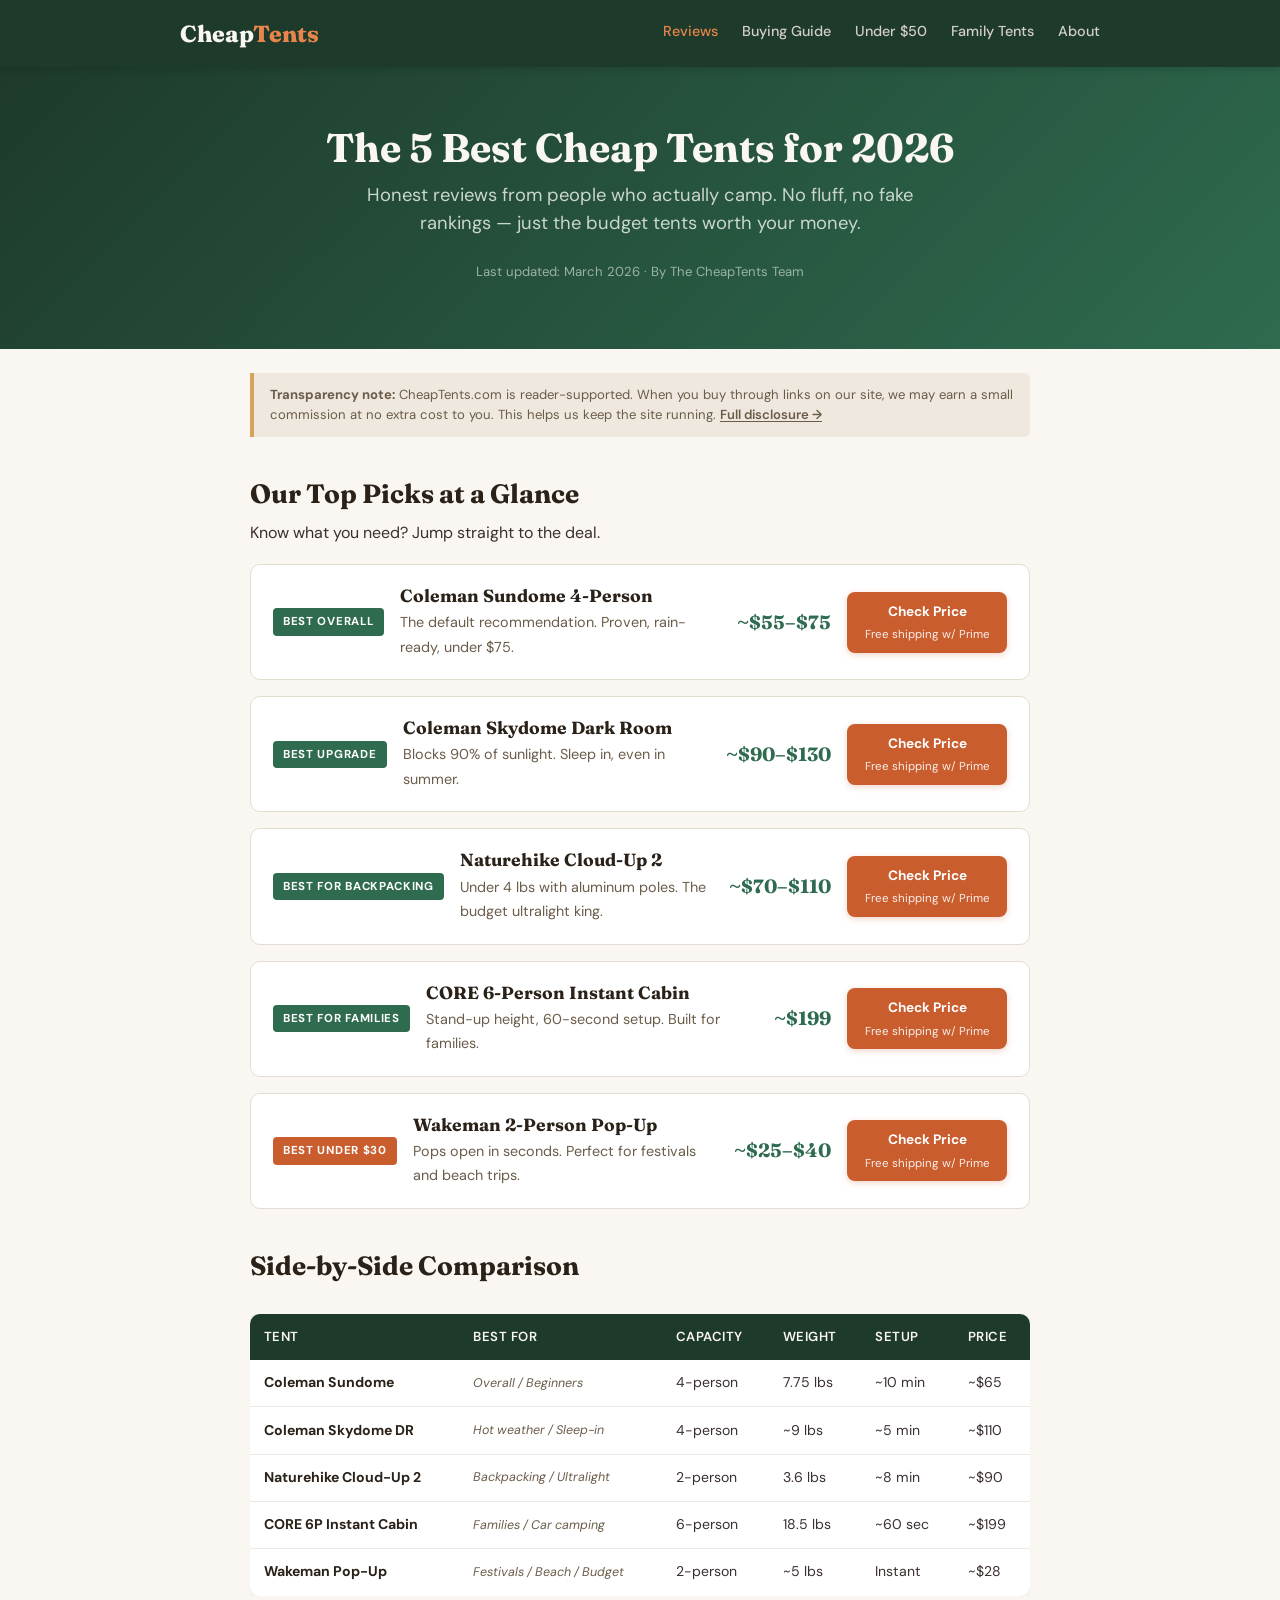
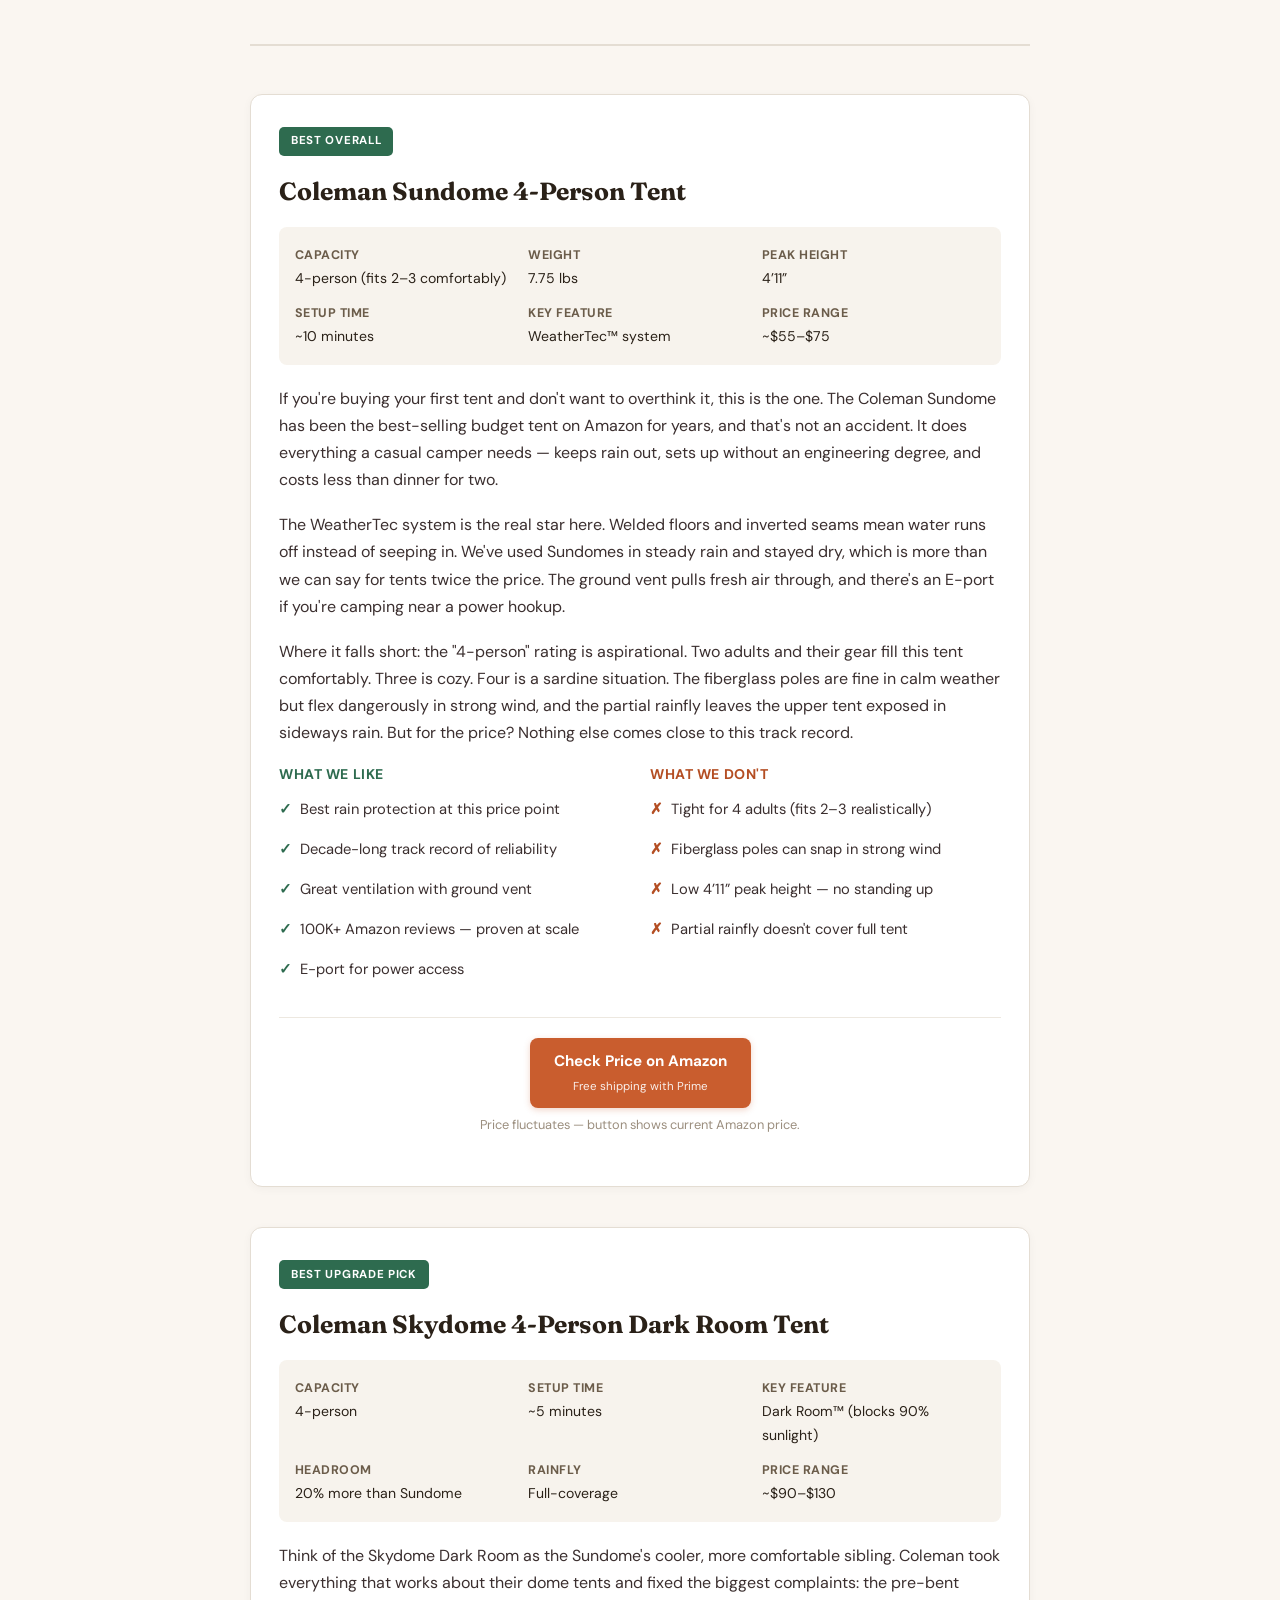
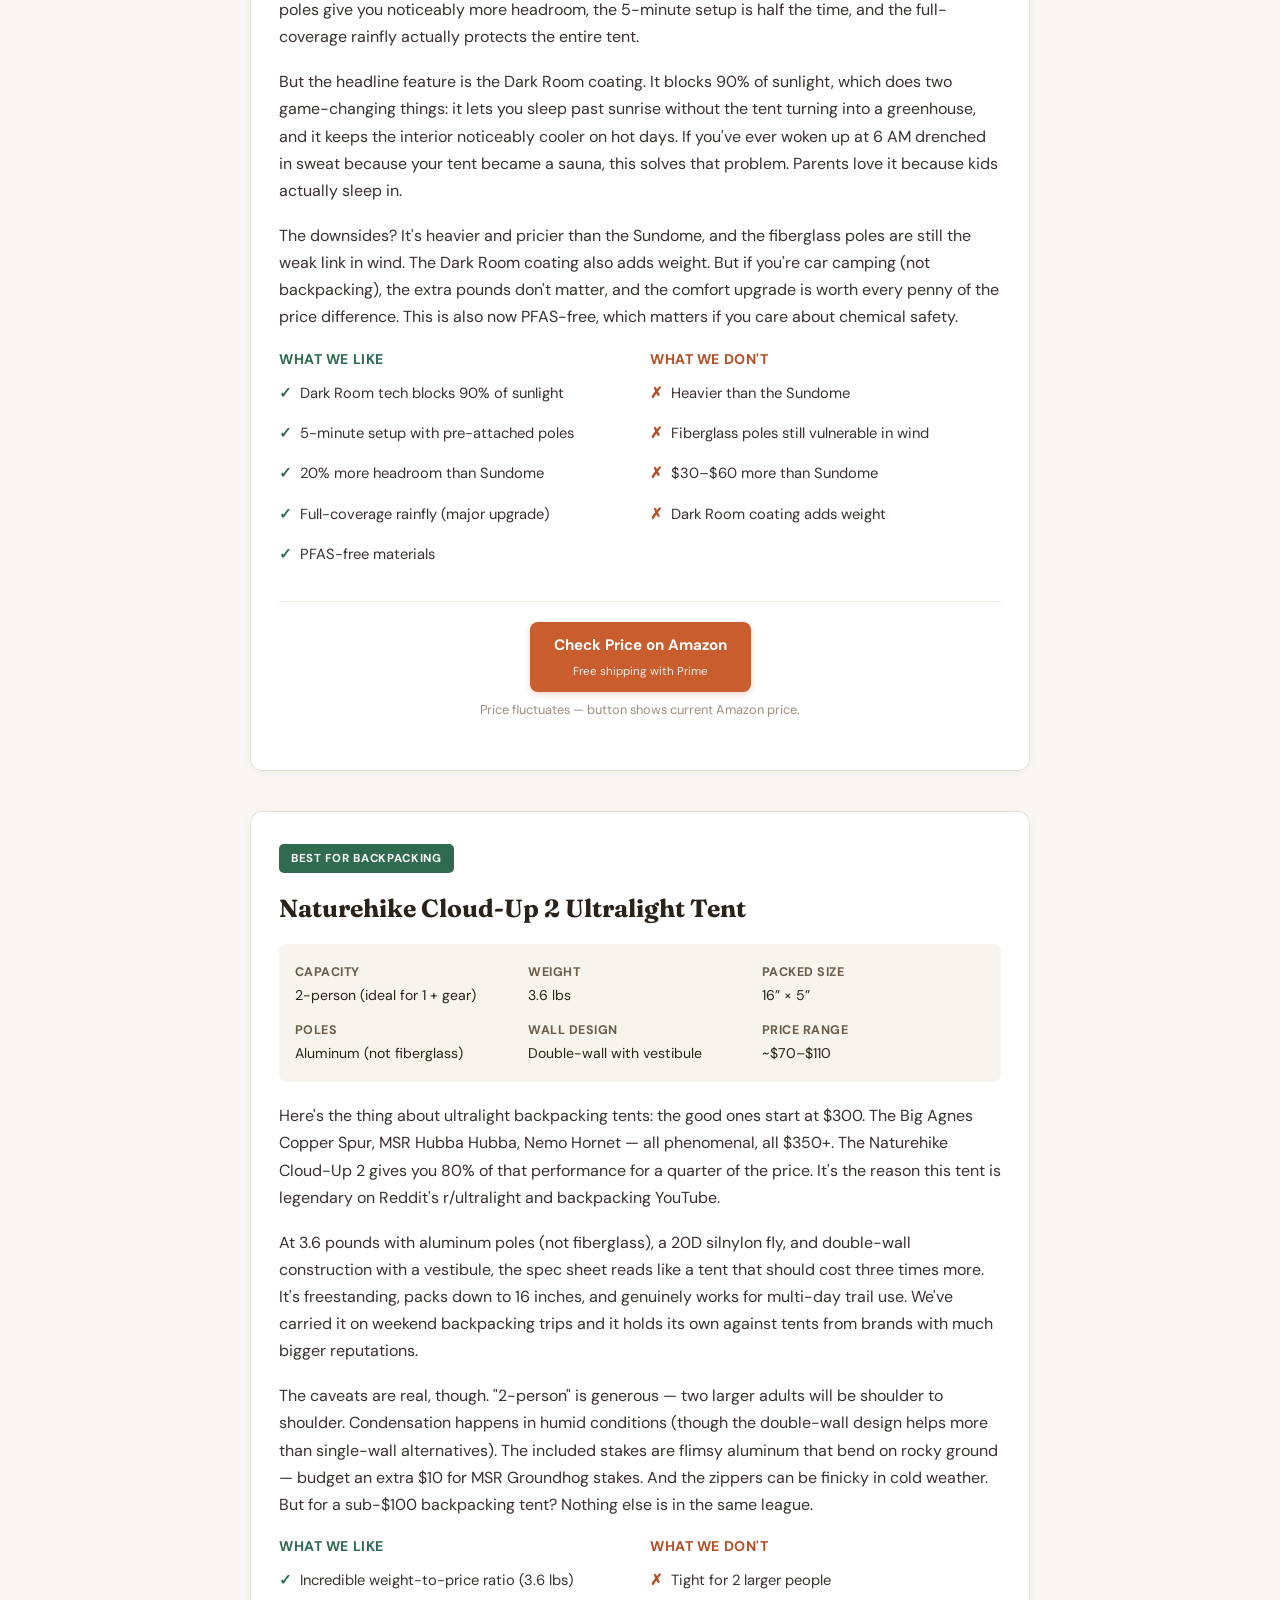
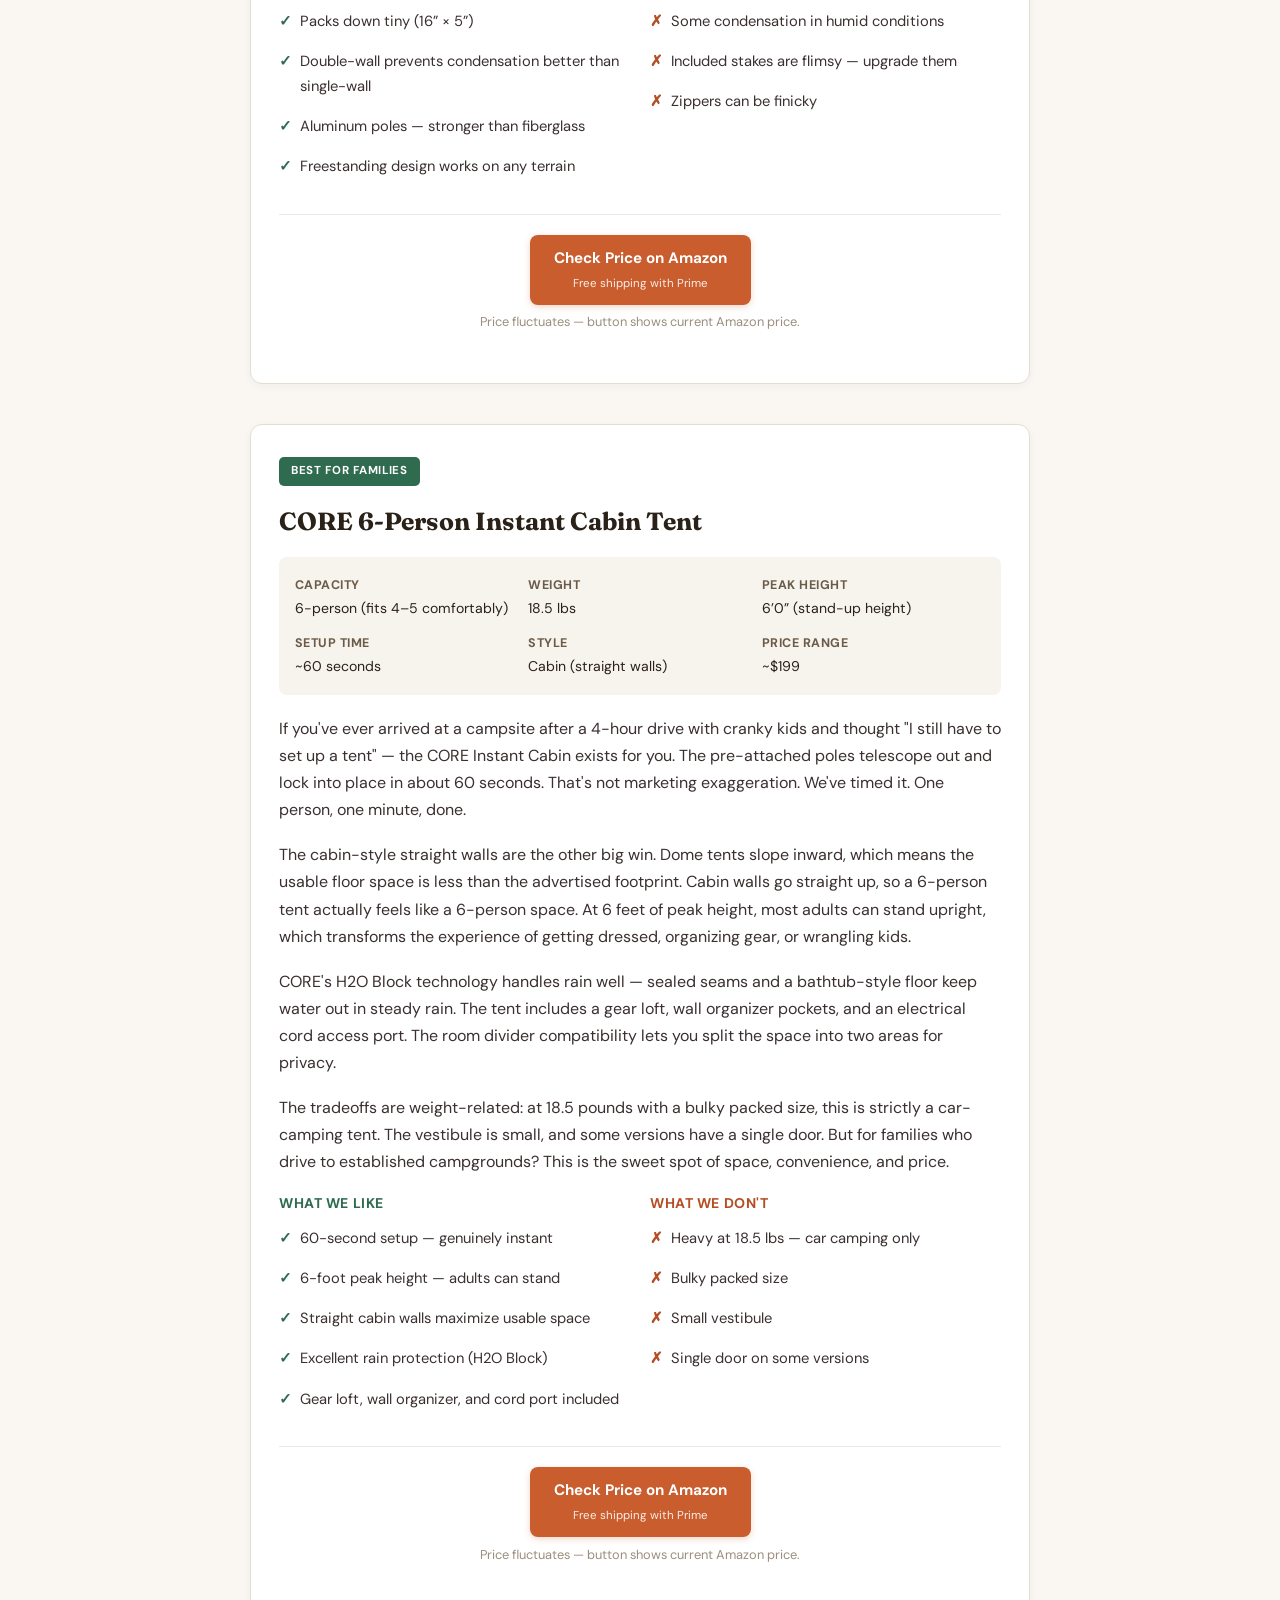
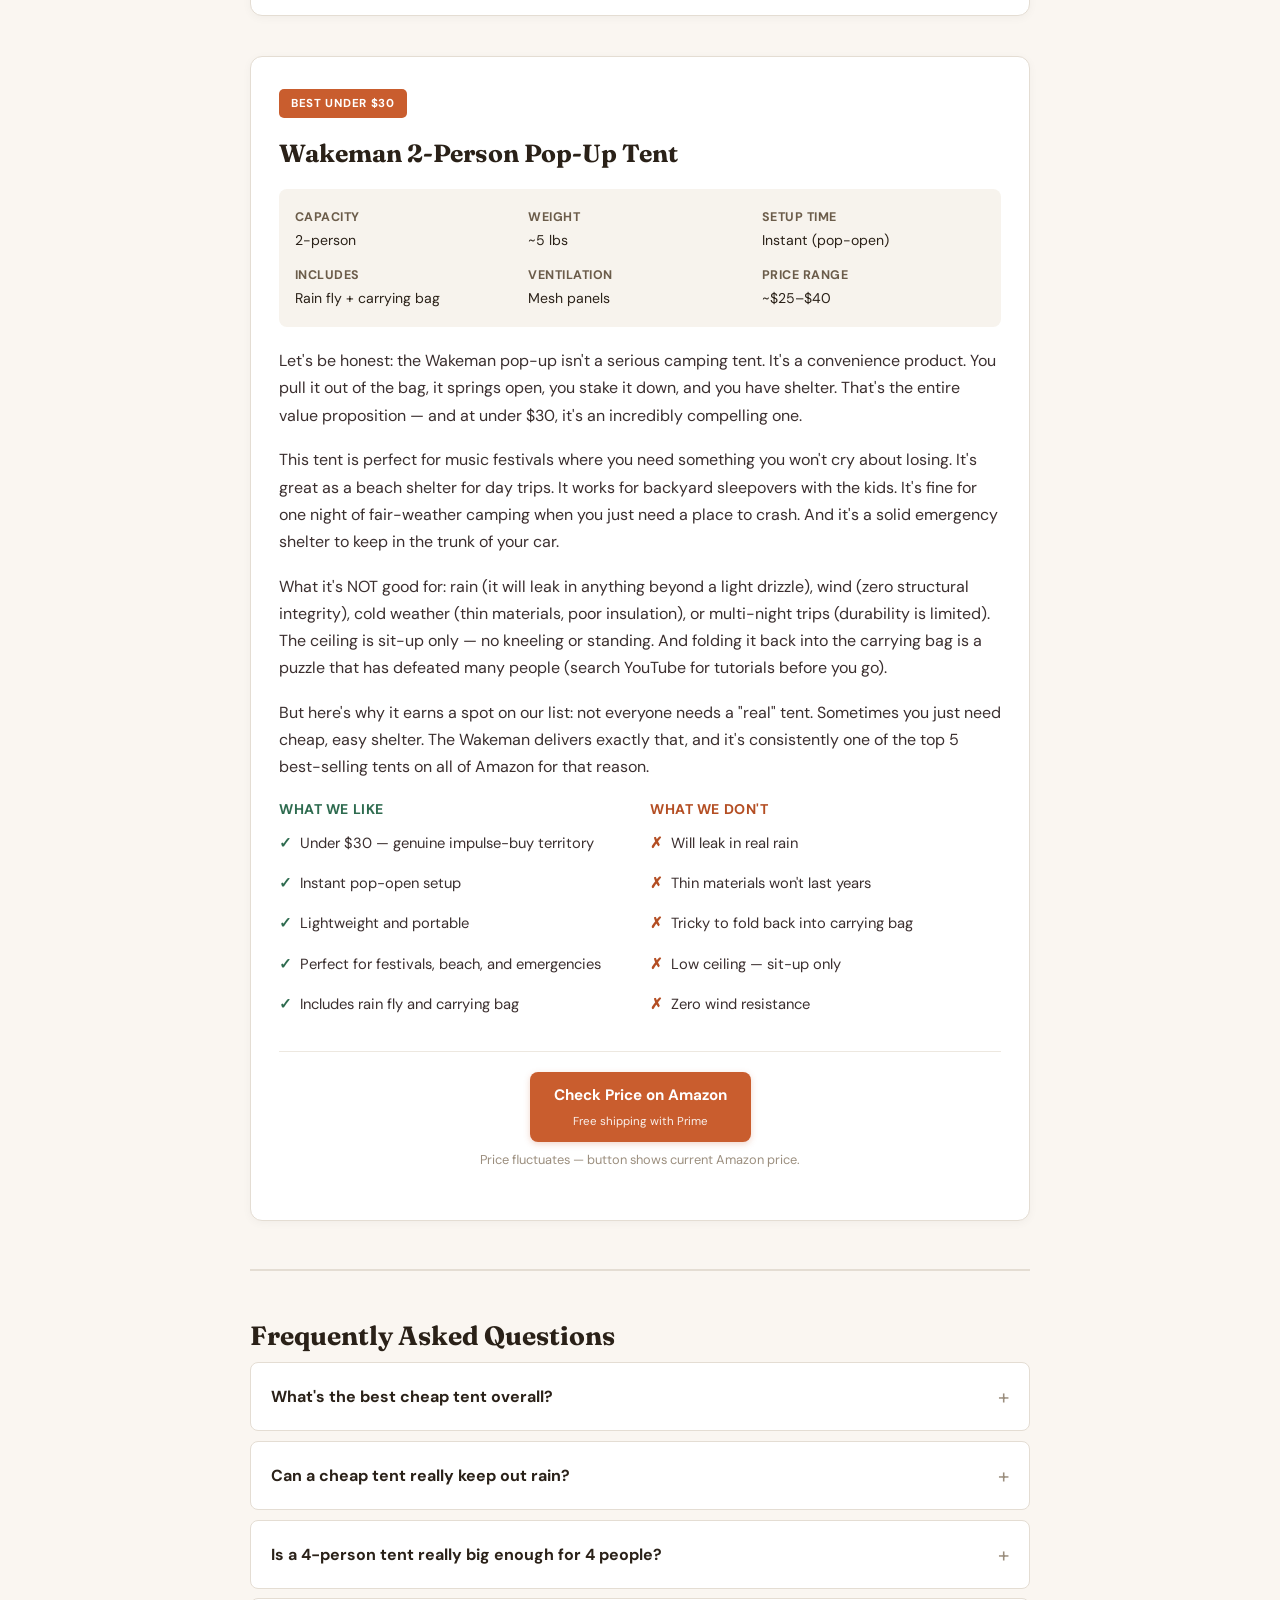
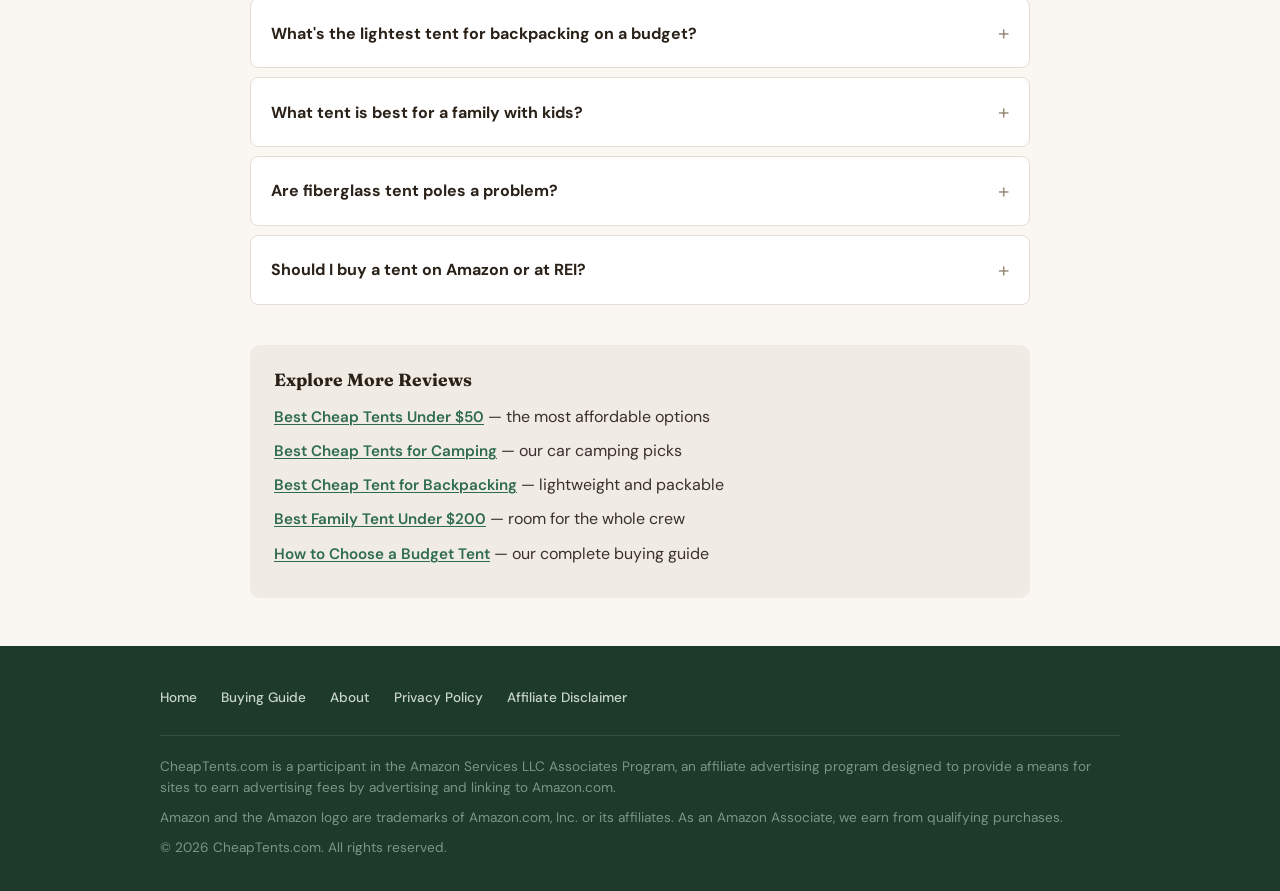
<file: index.html>
<!DOCTYPE html>
<html lang="en">
<head>
  <meta charset="UTF-8">
  <meta name="viewport" content="width=device-width, initial-scale=1.0">
  <title>Best Cheap Tents for 2026 — Honest Reviews | CheapTents.com</title>
  <meta name="description" content="We reviewed the 5 best budget tents for every type of camper. From $25 pop-ups to family cabins — find the right cheap tent without the guesswork.">
  <link rel="canonical" href="https://cheaptents.com/">
  <meta property="og:title" content="Best Cheap Tents for 2026 — Honest Reviews">
  <meta property="og:description" content="We reviewed the 5 best budget tents for every type of camper. Find the right cheap tent without the guesswork.">
  <meta property="og:url" content="https://cheaptents.com/">
  <meta property="og:type" content="website">
  <meta property="og:site_name" content="CheapTents.com">
  <link rel="preconnect" href="https://fonts.googleapis.com">
  <link rel="preconnect" href="https://fonts.gstatic.com" crossorigin>
  <link href="https://fonts.googleapis.com/css2?family=DM+Sans:wght@400;500;700&family=Fraunces:wght@700;800&display=swap" rel="stylesheet">
  <link rel="stylesheet" href="style.css">

  <!-- Product + Review Schema -->
  <script type="application/ld+json">
  [
    {
      "@context": "https://schema.org",
      "@type": "Product",
      "name": "Coleman Sundome 4-Person Tent",
      "brand": {"@type": "Brand", "name": "Coleman"},
      "description": "Best-selling budget tent with WeatherTec rain protection, welded floors, and 10-minute setup.",
      "sku": "B014LSDUA8",
      "offers": {
        "@type": "AggregateOffer",
        "lowPrice": "55",
        "highPrice": "75",
        "priceCurrency": "USD",
        "availability": "https://schema.org/InStock"
      },
      "review": {
        "@type": "Review",
        "author": {"@type": "Organization", "name": "CheapTents.com"},
        "reviewRating": {"@type": "Rating", "ratingValue": "4.5", "bestRating": "5"},
        "reviewBody": "The most reliable budget tent we've found. Coleman's WeatherTec system genuinely keeps rain out, and the massive Amazon review base speaks for itself."
      }
    },
    {
      "@context": "https://schema.org",
      "@type": "Product",
      "name": "Coleman Skydome 4-Person Dark Room Tent",
      "brand": {"@type": "Brand", "name": "Coleman"},
      "description": "Upgraded Coleman tent with 90% sunlight-blocking Dark Room technology and faster 5-minute setup.",
      "sku": "B0DJCF5L53",
      "offers": {
        "@type": "AggregateOffer",
        "lowPrice": "90",
        "highPrice": "130",
        "priceCurrency": "USD",
        "availability": "https://schema.org/InStock"
      },
      "review": {
        "@type": "Review",
        "author": {"@type": "Organization", "name": "CheapTents.com"},
        "reviewRating": {"@type": "Rating", "ratingValue": "4.5", "bestRating": "5"},
        "reviewBody": "The Skydome Dark Room is worth the upgrade over the Sundome if you camp in summer heat or want to sleep past sunrise."
      }
    },
    {
      "@context": "https://schema.org",
      "@type": "Product",
      "name": "Naturehike Cloud-Up 2 Ultralight Tent",
      "brand": {"@type": "Brand", "name": "Naturehike"},
      "description": "Budget ultralight backpacking tent at 3.6 lbs with aluminum poles and double-wall design.",
      "sku": "B08L3XPMVL",
      "offers": {
        "@type": "AggregateOffer",
        "lowPrice": "70",
        "highPrice": "110",
        "priceCurrency": "USD",
        "availability": "https://schema.org/InStock"
      },
      "review": {
        "@type": "Review",
        "author": {"@type": "Organization", "name": "CheapTents.com"},
        "reviewRating": {"@type": "Rating", "ratingValue": "4.3", "bestRating": "5"},
        "reviewBody": "The best ultralight tent you can get without spending $300+. A favorite on Reddit and backpacking forums for good reason."
      }
    },
    {
      "@context": "https://schema.org",
      "@type": "Product",
      "name": "CORE 6-Person Instant Cabin Tent",
      "brand": {"@type": "Brand", "name": "CORE"},
      "description": "Family-sized instant cabin tent with 60-second setup, 6-foot peak height, and H2O Block rain protection.",
      "sku": "B0B18R5TKH",
      "offers": {
        "@type": "AggregateOffer",
        "lowPrice": "110",
        "highPrice": "140",
        "priceCurrency": "USD",
        "availability": "https://schema.org/InStock"
      },
      "review": {
        "@type": "Review",
        "author": {"@type": "Organization", "name": "CheapTents.com"},
        "reviewRating": {"@type": "Rating", "ratingValue": "4.4", "bestRating": "5"},
        "reviewBody": "The best family tent under $200. Stand-up height and 60-second setup make it a game changer for car camping with kids."
      }
    },
    {
      "@context": "https://schema.org",
      "@type": "Product",
      "name": "Wakeman 2-Person Pop-Up Tent",
      "brand": {"@type": "Brand", "name": "Wakeman"},
      "description": "Ultra-cheap pop-up tent for festivals, beach trips, and casual camping. Sets up in seconds.",
      "sku": "B07DNSJ8CP",
      "offers": {
        "@type": "AggregateOffer",
        "lowPrice": "25",
        "highPrice": "40",
        "priceCurrency": "USD",
        "availability": "https://schema.org/InStock"
      },
      "review": {
        "@type": "Review",
        "author": {"@type": "Organization", "name": "CheapTents.com"},
        "reviewRating": {"@type": "Rating", "ratingValue": "3.8", "bestRating": "5"},
        "reviewBody": "You're not buying a tent — you're buying convenience. For under $30, the Wakeman pop-up is the ultimate disposable shelter."
      }
    }
  ]
  </script>
</head>
<body>

  <!-- Header -->
  <header class="site-header">
    <div class="header-inner">
      <a href="index.html" class="site-logo">Cheap<span>Tents</span></a>
      <button class="nav-toggle" aria-label="Toggle navigation" aria-expanded="false">&#9776;</button>
      <nav class="site-nav" aria-label="Main navigation">
        <ul>
          <li><a href="index.html" class="active">Reviews</a></li>
          <li><a href="buying-guide.html">Buying Guide</a></li>
          <li><a href="best-cheap-tents-under-50.html">Under $50</a></li>
          <li><a href="best-family-tent-under-150.html">Family Tents</a></li>
          <li><a href="about.html">About</a></li>
        </ul>
      </nav>
    </div>
  </header>

  <!-- Hero -->
  <section class="hero">
    <h1>The 5 Best Cheap Tents for 2026</h1>
    <p class="subtitle">Honest reviews from people who actually camp. No fluff, no fake rankings — just the budget tents worth your money.</p>
    <p class="updated">Last updated: March 2026 &middot; By The CheapTents Team</p>
  </section>

  <main class="container">

    <!-- Affiliate Disclosure -->
    <div class="disclosure-banner">
      <strong>Transparency note:</strong> CheapTents.com is reader-supported. When you buy through links on our site, we may earn a small commission at no extra cost to you. This helps us keep the site running. <a href="disclaimer.html">Full disclosure &rarr;</a>
    </div>

    <!-- Quick Picks -->
    <section class="quick-picks" aria-label="Quick picks">
      <h2>Our Top Picks at a Glance</h2>
      <p>Know what you need? Jump straight to the deal.</p>

      <div class="quick-pick-card">
        <span class="quick-pick-badge">Best Overall</span>
        <div class="quick-pick-info">
          <h3>Coleman Sundome 4-Person</h3>
          <p class="verdict">The default recommendation. Proven, rain-ready, under $75.</p>
        </div>
        <span class="quick-pick-price">~$55&ndash;$75</span>
        <div class="quick-pick-cta">
          <a href="https://amzn.to/4syUNAg" class="btn-cta btn-cta--small" target="_blank" rel="nofollow noopener">Check Price<span class="prime-note">Free shipping w/ Prime</span></a>
        </div>
      </div>

      <div class="quick-pick-card">
        <span class="quick-pick-badge">Best Upgrade</span>
        <div class="quick-pick-info">
          <h3>Coleman Skydome Dark Room</h3>
          <p class="verdict">Blocks 90% of sunlight. Sleep in, even in summer.</p>
        </div>
        <span class="quick-pick-price">~$90&ndash;$130</span>
        <div class="quick-pick-cta">
          <a href="https://amzn.to/4sGsFve" class="btn-cta btn-cta--small" target="_blank" rel="nofollow noopener">Check Price<span class="prime-note">Free shipping w/ Prime</span></a>
        </div>
      </div>

      <div class="quick-pick-card">
        <span class="quick-pick-badge">Best for Backpacking</span>
        <div class="quick-pick-info">
          <h3>Naturehike Cloud-Up 2</h3>
          <p class="verdict">Under 4 lbs with aluminum poles. The budget ultralight king.</p>
        </div>
        <span class="quick-pick-price">~$70&ndash;$110</span>
        <div class="quick-pick-cta">
          <a href="https://amzn.to/4cc8mQn" class="btn-cta btn-cta--small" target="_blank" rel="nofollow noopener">Check Price<span class="prime-note">Free shipping w/ Prime</span></a>
        </div>
      </div>

      <div class="quick-pick-card">
        <span class="quick-pick-badge">Best for Families</span>
        <div class="quick-pick-info">
          <h3>CORE 6-Person Instant Cabin</h3>
          <p class="verdict">Stand-up height, 60-second setup. Built for families.</p>
        </div>
        <span class="quick-pick-price">~$199</span>
        <div class="quick-pick-cta">
          <a href="https://amzn.to/3PC7UCo" class="btn-cta btn-cta--small" target="_blank" rel="nofollow noopener">Check Price<span class="prime-note">Free shipping w/ Prime</span></a>
        </div>
      </div>

      <div class="quick-pick-card">
        <span class="quick-pick-badge quick-pick-badge--orange">Best Under $30</span>
        <div class="quick-pick-info">
          <h3>Wakeman 2-Person Pop-Up</h3>
          <p class="verdict">Pops open in seconds. Perfect for festivals and beach trips.</p>
        </div>
        <span class="quick-pick-price">~$25&ndash;$40</span>
        <div class="quick-pick-cta">
          <a href="https://amzn.to/47oCFAM" class="btn-cta btn-cta--small" target="_blank" rel="nofollow noopener">Check Price<span class="prime-note">Free shipping w/ Prime</span></a>
        </div>
      </div>
    </section>

    <!-- Comparison Table -->
    <section>
      <h2>Side-by-Side Comparison</h2>
      <div class="comparison-wrapper">
        <table class="comparison-table">
          <thead>
            <tr>
              <th>Tent</th>
              <th>Best For</th>
              <th>Capacity</th>
              <th>Weight</th>
              <th>Setup</th>
              <th>Price</th>
            </tr>
          </thead>
          <tbody>
            <tr>
              <td class="tent-name">Coleman Sundome</td>
              <td class="best-for">Overall / Beginners</td>
              <td>4-person</td>
              <td>7.75 lbs</td>
              <td>~10 min</td>
              <td>~$65</td>
            </tr>
            <tr>
              <td class="tent-name">Coleman Skydome DR</td>
              <td class="best-for">Hot weather / Sleep-in</td>
              <td>4-person</td>
              <td>~9 lbs</td>
              <td>~5 min</td>
              <td>~$110</td>
            </tr>
            <tr>
              <td class="tent-name">Naturehike Cloud-Up 2</td>
              <td class="best-for">Backpacking / Ultralight</td>
              <td>2-person</td>
              <td>3.6 lbs</td>
              <td>~8 min</td>
              <td>~$90</td>
            </tr>
            <tr>
              <td class="tent-name">CORE 6P Instant Cabin</td>
              <td class="best-for">Families / Car camping</td>
              <td>6-person</td>
              <td>18.5 lbs</td>
              <td>~60 sec</td>
              <td>~$199</td>
            </tr>
            <tr>
              <td class="tent-name">Wakeman Pop-Up</td>
              <td class="best-for">Festivals / Beach / Budget</td>
              <td>2-person</td>
              <td>~5 lbs</td>
              <td>Instant</td>
              <td>~$28</td>
            </tr>
          </tbody>
        </table>
      </div>
    </section>

    <hr class="section-divider">

    <!-- ===== REVIEW #1 — Coleman Sundome ===== -->
    <article class="product-review" id="coleman-sundome">
      <div class="product-review-header">
        <span class="badge">Best Overall</span>
      </div>
      <h2>Coleman Sundome 4-Person Tent</h2>

      <div class="specs-grid">
        <div class="spec-item">
          <span class="spec-label">Capacity</span><br>
          <span class="spec-value">4-person (fits 2&ndash;3 comfortably)</span>
        </div>
        <div class="spec-item">
          <span class="spec-label">Weight</span><br>
          <span class="spec-value">7.75 lbs</span>
        </div>
        <div class="spec-item">
          <span class="spec-label">Peak Height</span><br>
          <span class="spec-value">4&rsquo;11&rdquo;</span>
        </div>
        <div class="spec-item">
          <span class="spec-label">Setup Time</span><br>
          <span class="spec-value">~10 minutes</span>
        </div>
        <div class="spec-item">
          <span class="spec-label">Key Feature</span><br>
          <span class="spec-value">WeatherTec&trade; system</span>
        </div>
        <div class="spec-item">
          <span class="spec-label">Price Range</span><br>
          <span class="spec-value">~$55&ndash;$75</span>
        </div>
      </div>

      <p>If you're buying your first tent and don't want to overthink it, this is the one. The Coleman Sundome has been the best-selling budget tent on Amazon for years, and that's not an accident. It does everything a casual camper needs — keeps rain out, sets up without an engineering degree, and costs less than dinner for two.</p>

      <p>The WeatherTec system is the real star here. Welded floors and inverted seams mean water runs off instead of seeping in. We've used Sundomes in steady rain and stayed dry, which is more than we can say for tents twice the price. The ground vent pulls fresh air through, and there's an E-port if you're camping near a power hookup.</p>

      <p>Where it falls short: the "4-person" rating is aspirational. Two adults and their gear fill this tent comfortably. Three is cozy. Four is a sardine situation. The fiberglass poles are fine in calm weather but flex dangerously in strong wind, and the partial rainfly leaves the upper tent exposed in sideways rain. But for the price? Nothing else comes close to this track record.</p>

      <div class="pros-cons">
        <div class="pros">
          <h4>What We Like</h4>
          <ul>
            <li>Best rain protection at this price point</li>
            <li>Decade-long track record of reliability</li>
            <li>Great ventilation with ground vent</li>
            <li>100K+ Amazon reviews — proven at scale</li>
            <li>E-port for power access</li>
          </ul>
        </div>
        <div class="cons">
          <h4>What We Don't</h4>
          <ul>
            <li>Tight for 4 adults (fits 2&ndash;3 realistically)</li>
            <li>Fiberglass poles can snap in strong wind</li>
            <li>Low 4&rsquo;11&rdquo; peak height — no standing up</li>
            <li>Partial rainfly doesn't cover full tent</li>
          </ul>
        </div>
      </div>

      <div class="cta-block">
        <a href="https://amzn.to/4syUNAg" class="btn-cta" target="_blank" rel="nofollow noopener">Check Price on Amazon<span class="prime-note">Free shipping with Prime</span></a>
        <p class="price-note">Price fluctuates — button shows current Amazon price.</p>
      </div>
    </article>

    <!-- ===== REVIEW #2 — Coleman Skydome Dark Room ===== -->
    <article class="product-review" id="coleman-skydome">
      <div class="product-review-header">
        <span class="badge">Best Upgrade Pick</span>
      </div>
      <h2>Coleman Skydome 4-Person Dark Room Tent</h2>

      <div class="specs-grid">
        <div class="spec-item">
          <span class="spec-label">Capacity</span><br>
          <span class="spec-value">4-person</span>
        </div>
        <div class="spec-item">
          <span class="spec-label">Setup Time</span><br>
          <span class="spec-value">~5 minutes</span>
        </div>
        <div class="spec-item">
          <span class="spec-label">Key Feature</span><br>
          <span class="spec-value">Dark Room&trade; (blocks 90% sunlight)</span>
        </div>
        <div class="spec-item">
          <span class="spec-label">Headroom</span><br>
          <span class="spec-value">20% more than Sundome</span>
        </div>
        <div class="spec-item">
          <span class="spec-label">Rainfly</span><br>
          <span class="spec-value">Full-coverage</span>
        </div>
        <div class="spec-item">
          <span class="spec-label">Price Range</span><br>
          <span class="spec-value">~$90&ndash;$130</span>
        </div>
      </div>

      <p>Think of the Skydome Dark Room as the Sundome's cooler, more comfortable sibling. Coleman took everything that works about their dome tents and fixed the biggest complaints: the pre-bent poles give you noticeably more headroom, the 5-minute setup is half the time, and the full-coverage rainfly actually protects the entire tent.</p>

      <p>But the headline feature is the Dark Room coating. It blocks 90% of sunlight, which does two game-changing things: it lets you sleep past sunrise without the tent turning into a greenhouse, and it keeps the interior noticeably cooler on hot days. If you've ever woken up at 6 AM drenched in sweat because your tent became a sauna, this solves that problem. Parents love it because kids actually sleep in.</p>

      <p>The downsides? It's heavier and pricier than the Sundome, and the fiberglass poles are still the weak link in wind. The Dark Room coating also adds weight. But if you're car camping (not backpacking), the extra pounds don't matter, and the comfort upgrade is worth every penny of the price difference. This is also now PFAS-free, which matters if you care about chemical safety.</p>

      <div class="pros-cons">
        <div class="pros">
          <h4>What We Like</h4>
          <ul>
            <li>Dark Room tech blocks 90% of sunlight</li>
            <li>5-minute setup with pre-attached poles</li>
            <li>20% more headroom than Sundome</li>
            <li>Full-coverage rainfly (major upgrade)</li>
            <li>PFAS-free materials</li>
          </ul>
        </div>
        <div class="cons">
          <h4>What We Don't</h4>
          <ul>
            <li>Heavier than the Sundome</li>
            <li>Fiberglass poles still vulnerable in wind</li>
            <li>$30&ndash;$60 more than Sundome</li>
            <li>Dark Room coating adds weight</li>
          </ul>
        </div>
      </div>

      <div class="cta-block">
        <a href="https://amzn.to/4sGsFve" class="btn-cta" target="_blank" rel="nofollow noopener">Check Price on Amazon<span class="prime-note">Free shipping with Prime</span></a>
        <p class="price-note">Price fluctuates — button shows current Amazon price.</p>
      </div>
    </article>

    <!-- ===== REVIEW #3 — Naturehike Cloud-Up 2 ===== -->
    <article class="product-review" id="naturehike-cloud-up">
      <div class="product-review-header">
        <span class="badge">Best for Backpacking</span>
      </div>
      <h2>Naturehike Cloud-Up 2 Ultralight Tent</h2>

      <div class="specs-grid">
        <div class="spec-item">
          <span class="spec-label">Capacity</span><br>
          <span class="spec-value">2-person (ideal for 1 + gear)</span>
        </div>
        <div class="spec-item">
          <span class="spec-label">Weight</span><br>
          <span class="spec-value">3.6 lbs</span>
        </div>
        <div class="spec-item">
          <span class="spec-label">Packed Size</span><br>
          <span class="spec-value">16&rdquo; &times; 5&rdquo;</span>
        </div>
        <div class="spec-item">
          <span class="spec-label">Poles</span><br>
          <span class="spec-value">Aluminum (not fiberglass)</span>
        </div>
        <div class="spec-item">
          <span class="spec-label">Wall Design</span><br>
          <span class="spec-value">Double-wall with vestibule</span>
        </div>
        <div class="spec-item">
          <span class="spec-label">Price Range</span><br>
          <span class="spec-value">~$70&ndash;$110</span>
        </div>
      </div>

      <p>Here's the thing about ultralight backpacking tents: the good ones start at $300. The Big Agnes Copper Spur, MSR Hubba Hubba, Nemo Hornet — all phenomenal, all $350+. The Naturehike Cloud-Up 2 gives you 80% of that performance for a quarter of the price. It's the reason this tent is legendary on Reddit's r/ultralight and backpacking YouTube.</p>

      <p>At 3.6 pounds with aluminum poles (not fiberglass), a 20D silnylon fly, and double-wall construction with a vestibule, the spec sheet reads like a tent that should cost three times more. It's freestanding, packs down to 16 inches, and genuinely works for multi-day trail use. We've carried it on weekend backpacking trips and it holds its own against tents from brands with much bigger reputations.</p>

      <p>The caveats are real, though. "2-person" is generous — two larger adults will be shoulder to shoulder. Condensation happens in humid conditions (though the double-wall design helps more than single-wall alternatives). The included stakes are flimsy aluminum that bend on rocky ground — budget an extra $10 for MSR Groundhog stakes. And the zippers can be finicky in cold weather. But for a sub-$100 backpacking tent? Nothing else is in the same league.</p>

      <div class="pros-cons">
        <div class="pros">
          <h4>What We Like</h4>
          <ul>
            <li>Incredible weight-to-price ratio (3.6 lbs)</li>
            <li>Packs down tiny (16&rdquo; &times; 5&rdquo;)</li>
            <li>Double-wall prevents condensation better than single-wall</li>
            <li>Aluminum poles — stronger than fiberglass</li>
            <li>Freestanding design works on any terrain</li>
          </ul>
        </div>
        <div class="cons">
          <h4>What We Don't</h4>
          <ul>
            <li>Tight for 2 larger people</li>
            <li>Some condensation in humid conditions</li>
            <li>Included stakes are flimsy — upgrade them</li>
            <li>Zippers can be finicky</li>
          </ul>
        </div>
      </div>

      <div class="cta-block">
        <a href="https://amzn.to/4cc8mQn" class="btn-cta" target="_blank" rel="nofollow noopener">Check Price on Amazon<span class="prime-note">Free shipping with Prime</span></a>
        <p class="price-note">Price fluctuates — button shows current Amazon price.</p>
      </div>
    </article>

    <!-- ===== REVIEW #4 — CORE 6-Person Instant Cabin ===== -->
    <article class="product-review" id="core-instant-cabin">
      <div class="product-review-header">
        <span class="badge">Best for Families</span>
      </div>
      <h2>CORE 6-Person Instant Cabin Tent</h2>

      <div class="specs-grid">
        <div class="spec-item">
          <span class="spec-label">Capacity</span><br>
          <span class="spec-value">6-person (fits 4&ndash;5 comfortably)</span>
        </div>
        <div class="spec-item">
          <span class="spec-label">Weight</span><br>
          <span class="spec-value">18.5 lbs</span>
        </div>
        <div class="spec-item">
          <span class="spec-label">Peak Height</span><br>
          <span class="spec-value">6&rsquo;0&rdquo; (stand-up height)</span>
        </div>
        <div class="spec-item">
          <span class="spec-label">Setup Time</span><br>
          <span class="spec-value">~60 seconds</span>
        </div>
        <div class="spec-item">
          <span class="spec-label">Style</span><br>
          <span class="spec-value">Cabin (straight walls)</span>
        </div>
        <div class="spec-item">
          <span class="spec-label">Price Range</span><br>
          <span class="spec-value">~$199</span>
        </div>
      </div>

      <p>If you've ever arrived at a campsite after a 4-hour drive with cranky kids and thought "I still have to set up a tent" — the CORE Instant Cabin exists for you. The pre-attached poles telescope out and lock into place in about 60 seconds. That's not marketing exaggeration. We've timed it. One person, one minute, done.</p>

      <p>The cabin-style straight walls are the other big win. Dome tents slope inward, which means the usable floor space is less than the advertised footprint. Cabin walls go straight up, so a 6-person tent actually feels like a 6-person space. At 6 feet of peak height, most adults can stand upright, which transforms the experience of getting dressed, organizing gear, or wrangling kids.</p>

      <p>CORE's H2O Block technology handles rain well — sealed seams and a bathtub-style floor keep water out in steady rain. The tent includes a gear loft, wall organizer pockets, and an electrical cord access port. The room divider compatibility lets you split the space into two areas for privacy.</p>

      <p>The tradeoffs are weight-related: at 18.5 pounds with a bulky packed size, this is strictly a car-camping tent. The vestibule is small, and some versions have a single door. But for families who drive to established campgrounds? This is the sweet spot of space, convenience, and price.</p>

      <div class="pros-cons">
        <div class="pros">
          <h4>What We Like</h4>
          <ul>
            <li>60-second setup — genuinely instant</li>
            <li>6-foot peak height — adults can stand</li>
            <li>Straight cabin walls maximize usable space</li>
            <li>Excellent rain protection (H2O Block)</li>
            <li>Gear loft, wall organizer, and cord port included</li>
          </ul>
        </div>
        <div class="cons">
          <h4>What We Don't</h4>
          <ul>
            <li>Heavy at 18.5 lbs — car camping only</li>
            <li>Bulky packed size</li>
            <li>Small vestibule</li>
            <li>Single door on some versions</li>
          </ul>
        </div>
      </div>

      <div class="cta-block">
        <a href="https://amzn.to/3PC7UCo" class="btn-cta" target="_blank" rel="nofollow noopener">Check Price on Amazon<span class="prime-note">Free shipping with Prime</span></a>
        <p class="price-note">Price fluctuates — button shows current Amazon price.</p>
      </div>
    </article>

    <!-- ===== REVIEW #5 — Wakeman Pop-Up ===== -->
    <article class="product-review" id="wakeman-popup">
      <div class="product-review-header">
        <span class="badge badge--orange">Best Under $30</span>
      </div>
      <h2>Wakeman 2-Person Pop-Up Tent</h2>

      <div class="specs-grid">
        <div class="spec-item">
          <span class="spec-label">Capacity</span><br>
          <span class="spec-value">2-person</span>
        </div>
        <div class="spec-item">
          <span class="spec-label">Weight</span><br>
          <span class="spec-value">~5 lbs</span>
        </div>
        <div class="spec-item">
          <span class="spec-label">Setup Time</span><br>
          <span class="spec-value">Instant (pop-open)</span>
        </div>
        <div class="spec-item">
          <span class="spec-label">Includes</span><br>
          <span class="spec-value">Rain fly + carrying bag</span>
        </div>
        <div class="spec-item">
          <span class="spec-label">Ventilation</span><br>
          <span class="spec-value">Mesh panels</span>
        </div>
        <div class="spec-item">
          <span class="spec-label">Price Range</span><br>
          <span class="spec-value">~$25&ndash;$40</span>
        </div>
      </div>

      <p>Let's be honest: the Wakeman pop-up isn't a serious camping tent. It's a convenience product. You pull it out of the bag, it springs open, you stake it down, and you have shelter. That's the entire value proposition — and at under $30, it's an incredibly compelling one.</p>

      <p>This tent is perfect for music festivals where you need something you won't cry about losing. It's great as a beach shelter for day trips. It works for backyard sleepovers with the kids. It's fine for one night of fair-weather camping when you just need a place to crash. And it's a solid emergency shelter to keep in the trunk of your car.</p>

      <p>What it's NOT good for: rain (it will leak in anything beyond a light drizzle), wind (zero structural integrity), cold weather (thin materials, poor insulation), or multi-night trips (durability is limited). The ceiling is sit-up only — no kneeling or standing. And folding it back into the carrying bag is a puzzle that has defeated many people (search YouTube for tutorials before you go).</p>

      <p>But here's why it earns a spot on our list: not everyone needs a "real" tent. Sometimes you just need cheap, easy shelter. The Wakeman delivers exactly that, and it's consistently one of the top 5 best-selling tents on all of Amazon for that reason.</p>

      <div class="pros-cons">
        <div class="pros">
          <h4>What We Like</h4>
          <ul>
            <li>Under $30 — genuine impulse-buy territory</li>
            <li>Instant pop-open setup</li>
            <li>Lightweight and portable</li>
            <li>Perfect for festivals, beach, and emergencies</li>
            <li>Includes rain fly and carrying bag</li>
          </ul>
        </div>
        <div class="cons">
          <h4>What We Don't</h4>
          <ul>
            <li>Will leak in real rain</li>
            <li>Thin materials won't last years</li>
            <li>Tricky to fold back into carrying bag</li>
            <li>Low ceiling — sit-up only</li>
            <li>Zero wind resistance</li>
          </ul>
        </div>
      </div>

      <div class="cta-block">
        <a href="https://amzn.to/47oCFAM" class="btn-cta" target="_blank" rel="nofollow noopener">Check Price on Amazon<span class="prime-note">Free shipping with Prime</span></a>
        <p class="price-note">Price fluctuates — button shows current Amazon price.</p>
      </div>
    </article>

    <hr class="section-divider">

    <!-- FAQ Section -->
    <section class="faq-section">
      <h2>Frequently Asked Questions</h2>

      <details>
        <summary>What's the best cheap tent overall?</summary>
        <div class="faq-answer">
          <p>The <strong>Coleman Sundome 4-Person</strong> is our top pick for most people. It's rain-tested, well-ventilated, under $75, and backed by 100K+ Amazon reviews. If you want an upgrade, the <strong>Coleman Skydome Dark Room</strong> adds sunlight blocking and faster setup for about $40 more.</p>
        </div>
      </details>

      <details>
        <summary>Can a cheap tent really keep out rain?</summary>
        <div class="faq-answer">
          <p>Yes — if you pick the right one. The Coleman Sundome and Skydome both use WeatherTec systems with welded floors and inverted seams that handle steady rain well. The CORE Instant Cabin's H2O Block technology is also reliable. Ultra-cheap tents like the Wakeman pop-up will leak in anything beyond a light drizzle.</p>
        </div>
      </details>

      <details>
        <summary>Is a 4-person tent really big enough for 4 people?</summary>
        <div class="faq-answer">
          <p>Almost never. Tent capacity ratings assume people sleeping shoulder-to-shoulder with zero gear inside. A 4-person tent comfortably fits 2 adults with gear, or 3 adults in close quarters. For 4 people, look at 6-person or larger tents like the CORE Instant Cabin.</p>
        </div>
      </details>

      <details>
        <summary>What's the lightest tent for backpacking on a budget?</summary>
        <div class="faq-answer">
          <p>The <strong>Naturehike Cloud-Up 2</strong> at 3.6 lbs is the best budget ultralight option. It uses aluminum poles (not fiberglass), packs down to 16" &times; 5", and has a double-wall design. The next step up in the ultralight world starts around $250&ndash;$350.</p>
        </div>
      </details>

      <details>
        <summary>What tent is best for a family with kids?</summary>
        <div class="faq-answer">
          <p>The <strong>CORE 6-Person Instant Cabin</strong>. The 60-second setup is a lifesaver with kids, the 6-foot peak height means parents can stand up, and the straight cabin walls maximize floor space. It fits 2 adults and 2&ndash;3 kids comfortably with room for gear.</p>
        </div>
      </details>

      <details>
        <summary>Are fiberglass tent poles a problem?</summary>
        <div class="faq-answer">
          <p>Fiberglass poles are standard at this price point and work fine in mild conditions. The risk is strong wind — fiberglass can snap under pressure, while aluminum flexes and recovers. If you camp in windy areas, consider the Naturehike Cloud-Up 2 (aluminum poles) or stake your tent very securely.</p>
        </div>
      </details>

      <details>
        <summary>Should I buy a tent on Amazon or at REI?</summary>
        <div class="faq-answer">
          <p>For budget tents, Amazon usually has better prices and faster shipping (especially with Prime). REI is great for premium gear and their return policy is legendary, but their budget tent selection is limited. The tents on our list are all available on Amazon with competitive pricing.</p>
        </div>
      </details>
    </section>

    <!-- Related Pages -->
    <div class="related-links">
      <h3>Explore More Reviews</h3>
      <ul>
        <li><a href="best-cheap-tents-under-50.html">Best Cheap Tents Under $50</a> &mdash; the most affordable options</li>
        <li><a href="best-cheap-tents-for-camping.html">Best Cheap Tents for Camping</a> &mdash; our car camping picks</li>
        <li><a href="best-cheap-tent-for-backpacking.html">Best Cheap Tent for Backpacking</a> &mdash; lightweight and packable</li>
        <li><a href="best-family-tent-under-150.html">Best Family Tent Under $200</a> &mdash; room for the whole crew</li>
        <li><a href="buying-guide.html">How to Choose a Budget Tent</a> &mdash; our complete buying guide</li>
      </ul>
    </div>

  </main>

  <!-- Footer -->
  <footer class="site-footer">
    <div class="footer-inner">
      <ul class="footer-links">
        <li><a href="index.html">Home</a></li>
        <li><a href="buying-guide.html">Buying Guide</a></li>
        <li><a href="about.html">About</a></li>
        <li><a href="privacy.html">Privacy Policy</a></li>
        <li><a href="disclaimer.html">Affiliate Disclaimer</a></li>
      </ul>
      <div class="footer-disclosure">
        <p>CheapTents.com is a participant in the Amazon Services LLC Associates Program, an affiliate advertising program designed to provide a means for sites to earn advertising fees by advertising and linking to Amazon.com.</p>
        <p>Amazon and the Amazon logo are trademarks of Amazon.com, Inc. or its affiliates. As an Amazon Associate, we earn from qualifying purchases.</p>
        <p>&copy; 2026 CheapTents.com. All rights reserved.</p>
      </div>
    </div>
  </footer>

  <script>
    // Mobile nav toggle
    document.querySelector('.nav-toggle').addEventListener('click', function() {
      var nav = document.querySelector('.site-nav');
      var expanded = this.getAttribute('aria-expanded') === 'true';
      nav.classList.toggle('open');
      this.setAttribute('aria-expanded', !expanded);
    });
  </script>
  <script async defer src="https://app.visitortracking.com/assets/js/tracer.js"></script>
  <script>
  function init_tracer() {
    var tracer = new Tracer({
      websiteId: "998f2079-e1b9-4b2d-9f0e-eeeb6ec03f0e",
      async: true,
      debug: false
    });
  }
  </script>
</body>
</html>
</file>
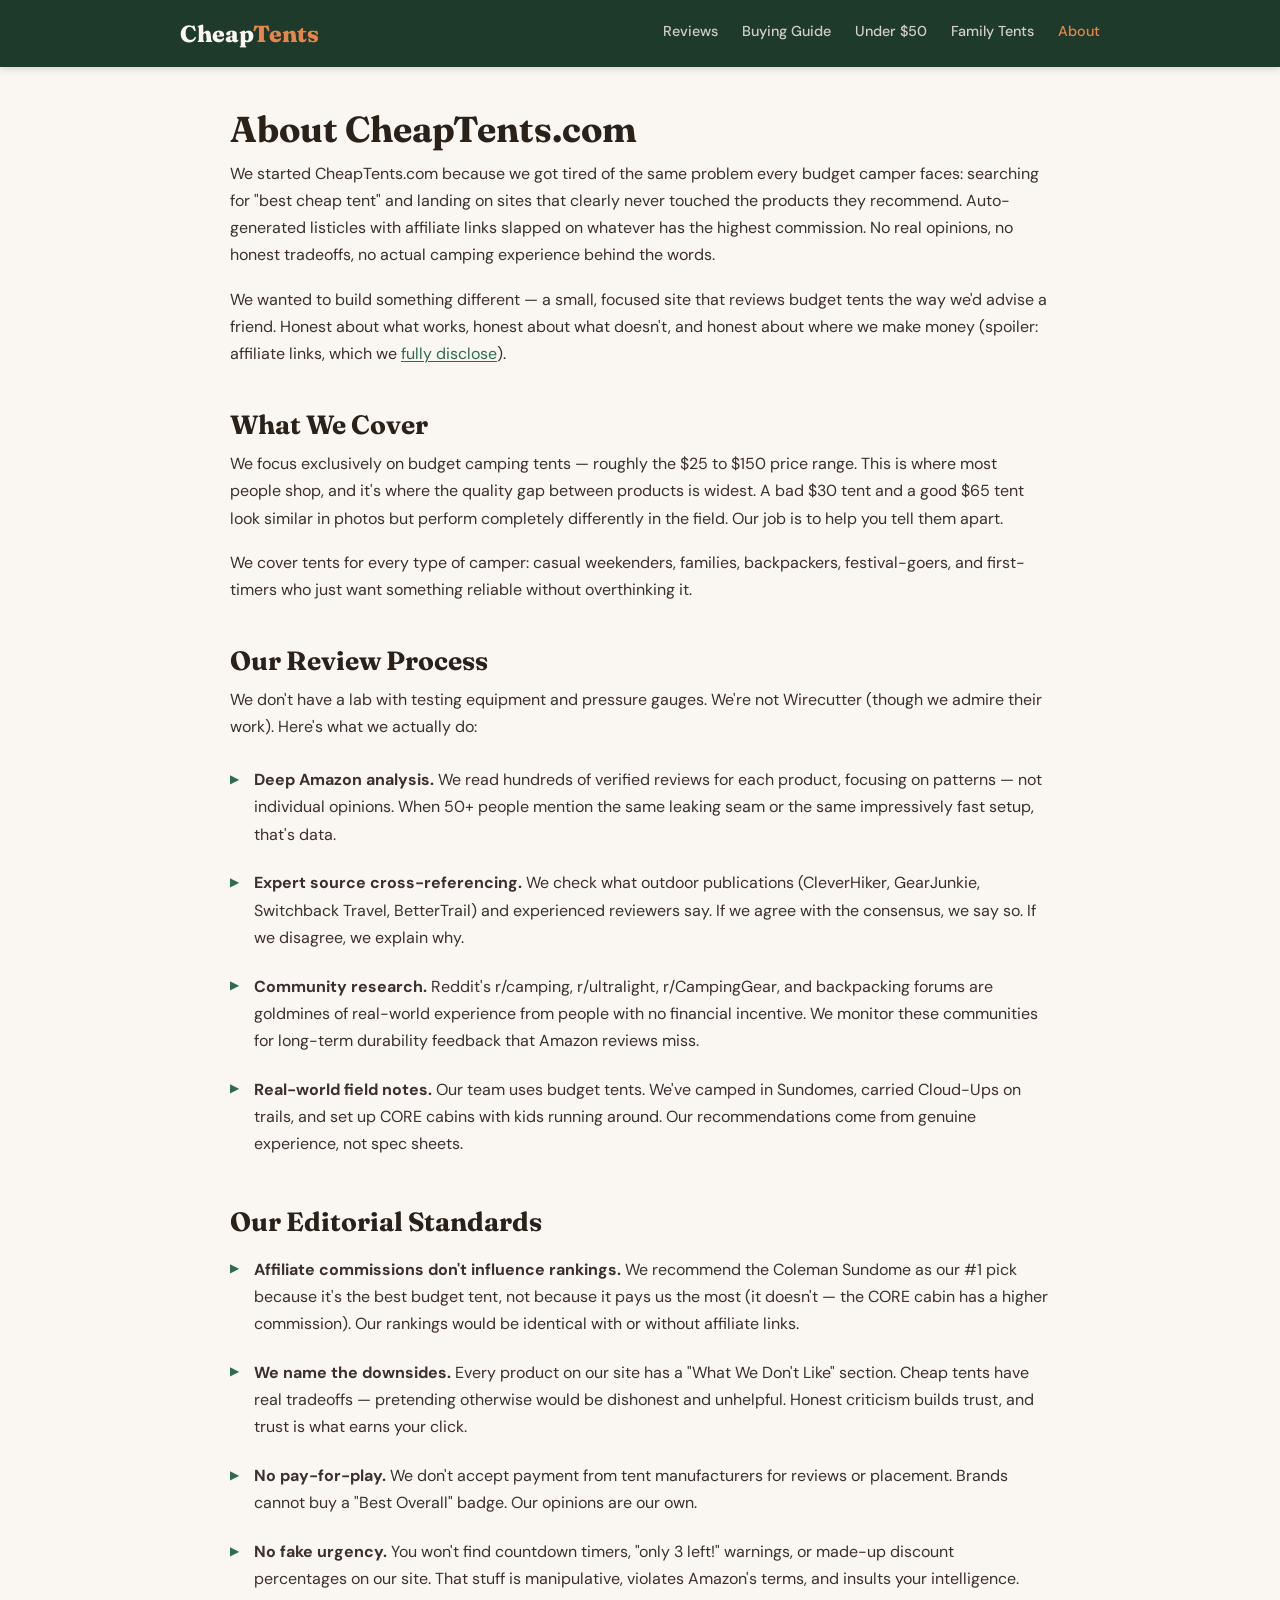
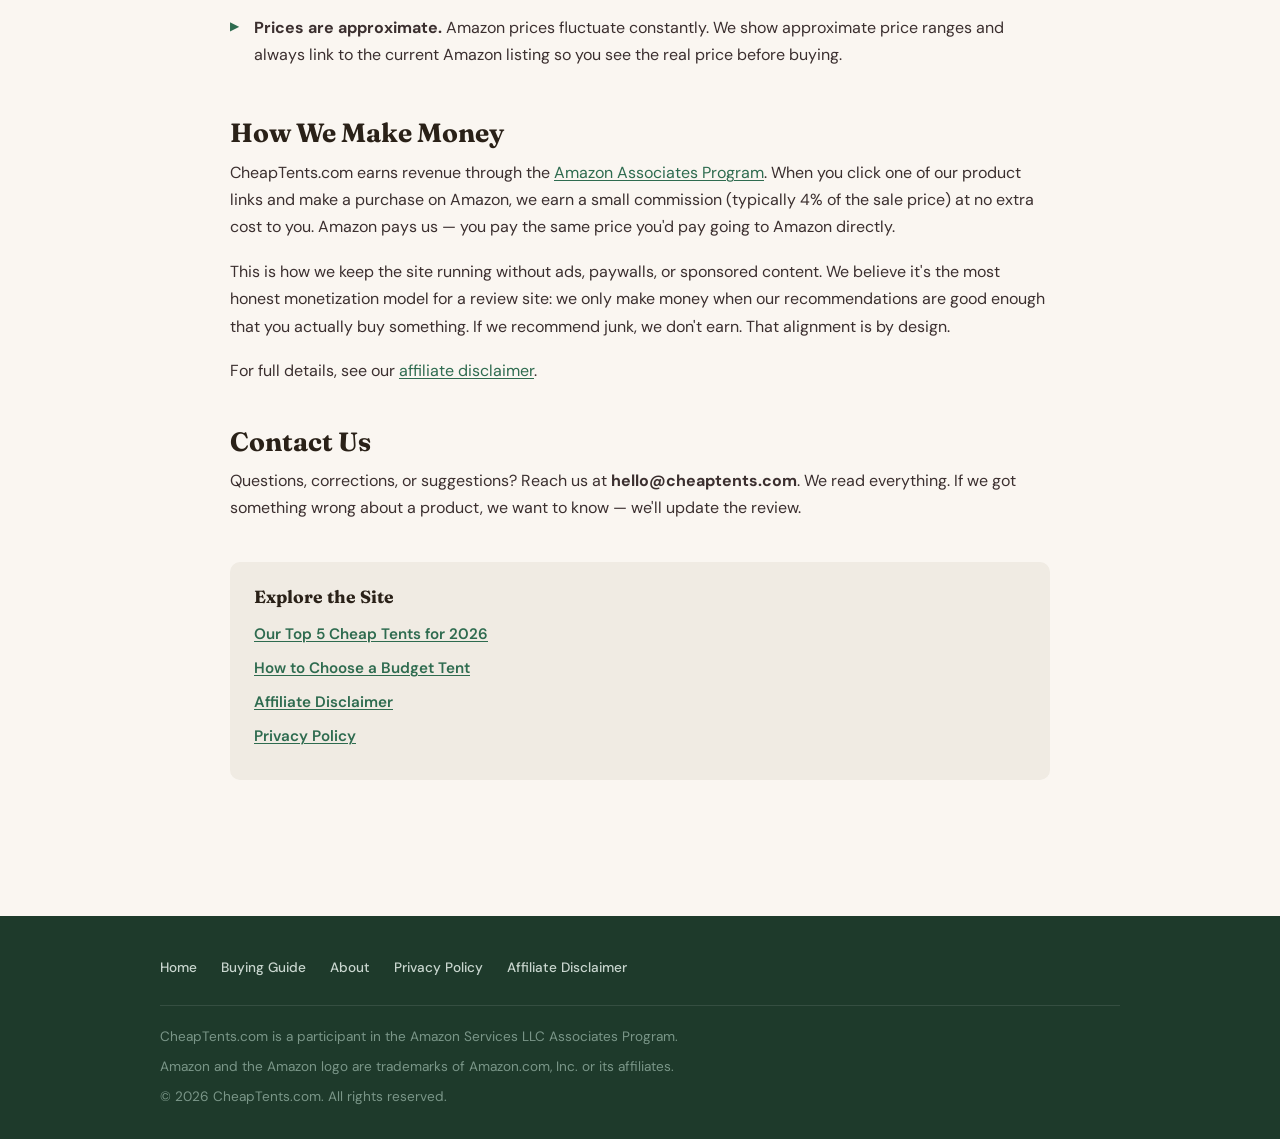
<file: about.html>
<!DOCTYPE html>
<html lang="en">
<head>
  <meta charset="UTF-8">
  <meta name="viewport" content="width=device-width, initial-scale=1.0">
  <title>About CheapTents.com | Who We Are</title>
  <meta name="description" content="CheapTents.com helps budget-conscious campers find reliable tents without overspending. Learn about our review process and editorial standards.">
  <link rel="canonical" href="https://cheaptents.com/about.html">
  <meta property="og:title" content="About CheapTents.com">
  <meta property="og:description" content="CheapTents.com helps budget-conscious campers find reliable tents without overspending.">
  <meta property="og:url" content="https://cheaptents.com/about.html">
  <meta property="og:type" content="website">
  <meta property="og:site_name" content="CheapTents.com">
  <link rel="preconnect" href="https://fonts.googleapis.com">
  <link rel="preconnect" href="https://fonts.gstatic.com" crossorigin>
  <link href="https://fonts.googleapis.com/css2?family=DM+Sans:wght@400;500;700&family=Fraunces:wght@700;800&display=swap" rel="stylesheet">
  <link rel="stylesheet" href="style.css">
</head>
<body>

  <header class="site-header">
    <div class="header-inner">
      <a href="index.html" class="site-logo">Cheap<span>Tents</span></a>
      <button class="nav-toggle" aria-label="Toggle navigation" aria-expanded="false">&#9776;</button>
      <nav class="site-nav" aria-label="Main navigation">
        <ul>
          <li><a href="index.html">Reviews</a></li>
          <li><a href="buying-guide.html">Buying Guide</a></li>
          <li><a href="best-cheap-tents-under-50.html">Under $50</a></li>
          <li><a href="best-family-tent-under-150.html">Family Tents</a></li>
          <li><a href="about.html" class="active">About</a></li>
        </ul>
      </nav>
    </div>
  </header>

  <main class="container page-content">
    <h1>About CheapTents.com</h1>

    <p>We started CheapTents.com because we got tired of the same problem every budget camper faces: searching for "best cheap tent" and landing on sites that clearly never touched the products they recommend. Auto-generated listicles with affiliate links slapped on whatever has the highest commission. No real opinions, no honest tradeoffs, no actual camping experience behind the words.</p>

    <p>We wanted to build something different — a small, focused site that reviews budget tents the way we'd advise a friend. Honest about what works, honest about what doesn't, and honest about where we make money (spoiler: affiliate links, which we <a href="disclaimer.html">fully disclose</a>).</p>

    <h2>What We Cover</h2>

    <p>We focus exclusively on budget camping tents — roughly the $25 to $150 price range. This is where most people shop, and it's where the quality gap between products is widest. A bad $30 tent and a good $65 tent look similar in photos but perform completely differently in the field. Our job is to help you tell them apart.</p>

    <p>We cover tents for every type of camper: casual weekenders, families, backpackers, festival-goers, and first-timers who just want something reliable without overthinking it.</p>

    <h2>Our Review Process</h2>

    <p>We don't have a lab with testing equipment and pressure gauges. We're not Wirecutter (though we admire their work). Here's what we actually do:</p>

    <ul class="value-list">
      <li><strong>Deep Amazon analysis.</strong> We read hundreds of verified reviews for each product, focusing on patterns — not individual opinions. When 50+ people mention the same leaking seam or the same impressively fast setup, that's data.</li>
      <li><strong>Expert source cross-referencing.</strong> We check what outdoor publications (CleverHiker, GearJunkie, Switchback Travel, BetterTrail) and experienced reviewers say. If we agree with the consensus, we say so. If we disagree, we explain why.</li>
      <li><strong>Community research.</strong> Reddit's r/camping, r/ultralight, r/CampingGear, and backpacking forums are goldmines of real-world experience from people with no financial incentive. We monitor these communities for long-term durability feedback that Amazon reviews miss.</li>
      <li><strong>Real-world field notes.</strong> Our team uses budget tents. We've camped in Sundomes, carried Cloud-Ups on trails, and set up CORE cabins with kids running around. Our recommendations come from genuine experience, not spec sheets.</li>
    </ul>

    <h2>Our Editorial Standards</h2>

    <ul class="value-list">
      <li><strong>Affiliate commissions don't influence rankings.</strong> We recommend the Coleman Sundome as our #1 pick because it's the best budget tent, not because it pays us the most (it doesn't — the CORE cabin has a higher commission). Our rankings would be identical with or without affiliate links.</li>
      <li><strong>We name the downsides.</strong> Every product on our site has a "What We Don't Like" section. Cheap tents have real tradeoffs — pretending otherwise would be dishonest and unhelpful. Honest criticism builds trust, and trust is what earns your click.</li>
      <li><strong>No pay-for-play.</strong> We don't accept payment from tent manufacturers for reviews or placement. Brands cannot buy a "Best Overall" badge. Our opinions are our own.</li>
      <li><strong>No fake urgency.</strong> You won't find countdown timers, "only 3 left!" warnings, or made-up discount percentages on our site. That stuff is manipulative, violates Amazon's terms, and insults your intelligence.</li>
      <li><strong>Prices are approximate.</strong> Amazon prices fluctuate constantly. We show approximate price ranges and always link to the current Amazon listing so you see the real price before buying.</li>
    </ul>

    <h2>How We Make Money</h2>

    <p>CheapTents.com earns revenue through the <a href="https://affiliate-program.amazon.com/" target="_blank" rel="noopener">Amazon Associates Program</a>. When you click one of our product links and make a purchase on Amazon, we earn a small commission (typically 4% of the sale price) at no extra cost to you. Amazon pays us — you pay the same price you'd pay going to Amazon directly.</p>

    <p>This is how we keep the site running without ads, paywalls, or sponsored content. We believe it's the most honest monetization model for a review site: we only make money when our recommendations are good enough that you actually buy something. If we recommend junk, we don't earn. That alignment is by design.</p>

    <p>For full details, see our <a href="disclaimer.html">affiliate disclaimer</a>.</p>

    <h2>Contact Us</h2>

    <p>Questions, corrections, or suggestions? Reach us at <strong>hello@cheaptents.com</strong>. We read everything. If we got something wrong about a product, we want to know — we'll update the review.</p>

    <div class="related-links">
      <h3>Explore the Site</h3>
      <ul>
        <li><a href="index.html">Our Top 5 Cheap Tents for 2026</a></li>
        <li><a href="buying-guide.html">How to Choose a Budget Tent</a></li>
        <li><a href="disclaimer.html">Affiliate Disclaimer</a></li>
        <li><a href="privacy.html">Privacy Policy</a></li>
      </ul>
    </div>
  </main>

  <footer class="site-footer">
    <div class="footer-inner">
      <ul class="footer-links">
        <li><a href="index.html">Home</a></li>
        <li><a href="buying-guide.html">Buying Guide</a></li>
        <li><a href="about.html">About</a></li>
        <li><a href="privacy.html">Privacy Policy</a></li>
        <li><a href="disclaimer.html">Affiliate Disclaimer</a></li>
      </ul>
      <div class="footer-disclosure">
        <p>CheapTents.com is a participant in the Amazon Services LLC Associates Program.</p>
        <p>Amazon and the Amazon logo are trademarks of Amazon.com, Inc. or its affiliates.</p>
        <p>&copy; 2026 CheapTents.com. All rights reserved.</p>
      </div>
    </div>
  </footer>

  <script>
    document.querySelector('.nav-toggle').addEventListener('click', function() {
      var nav = document.querySelector('.site-nav');
      var expanded = this.getAttribute('aria-expanded') === 'true';
      nav.classList.toggle('open');
      this.setAttribute('aria-expanded', !expanded);
    });
  </script>
  <script async defer src="https://app.visitortracking.com/assets/js/tracer.js"></script>
  <script>
  function init_tracer() {
    var tracer = new Tracer({
      websiteId: "998f2079-e1b9-4b2d-9f0e-eeeb6ec03f0e",
      async: true,
      debug: false
    });
  }
  </script>
</body>
</html>
</file>
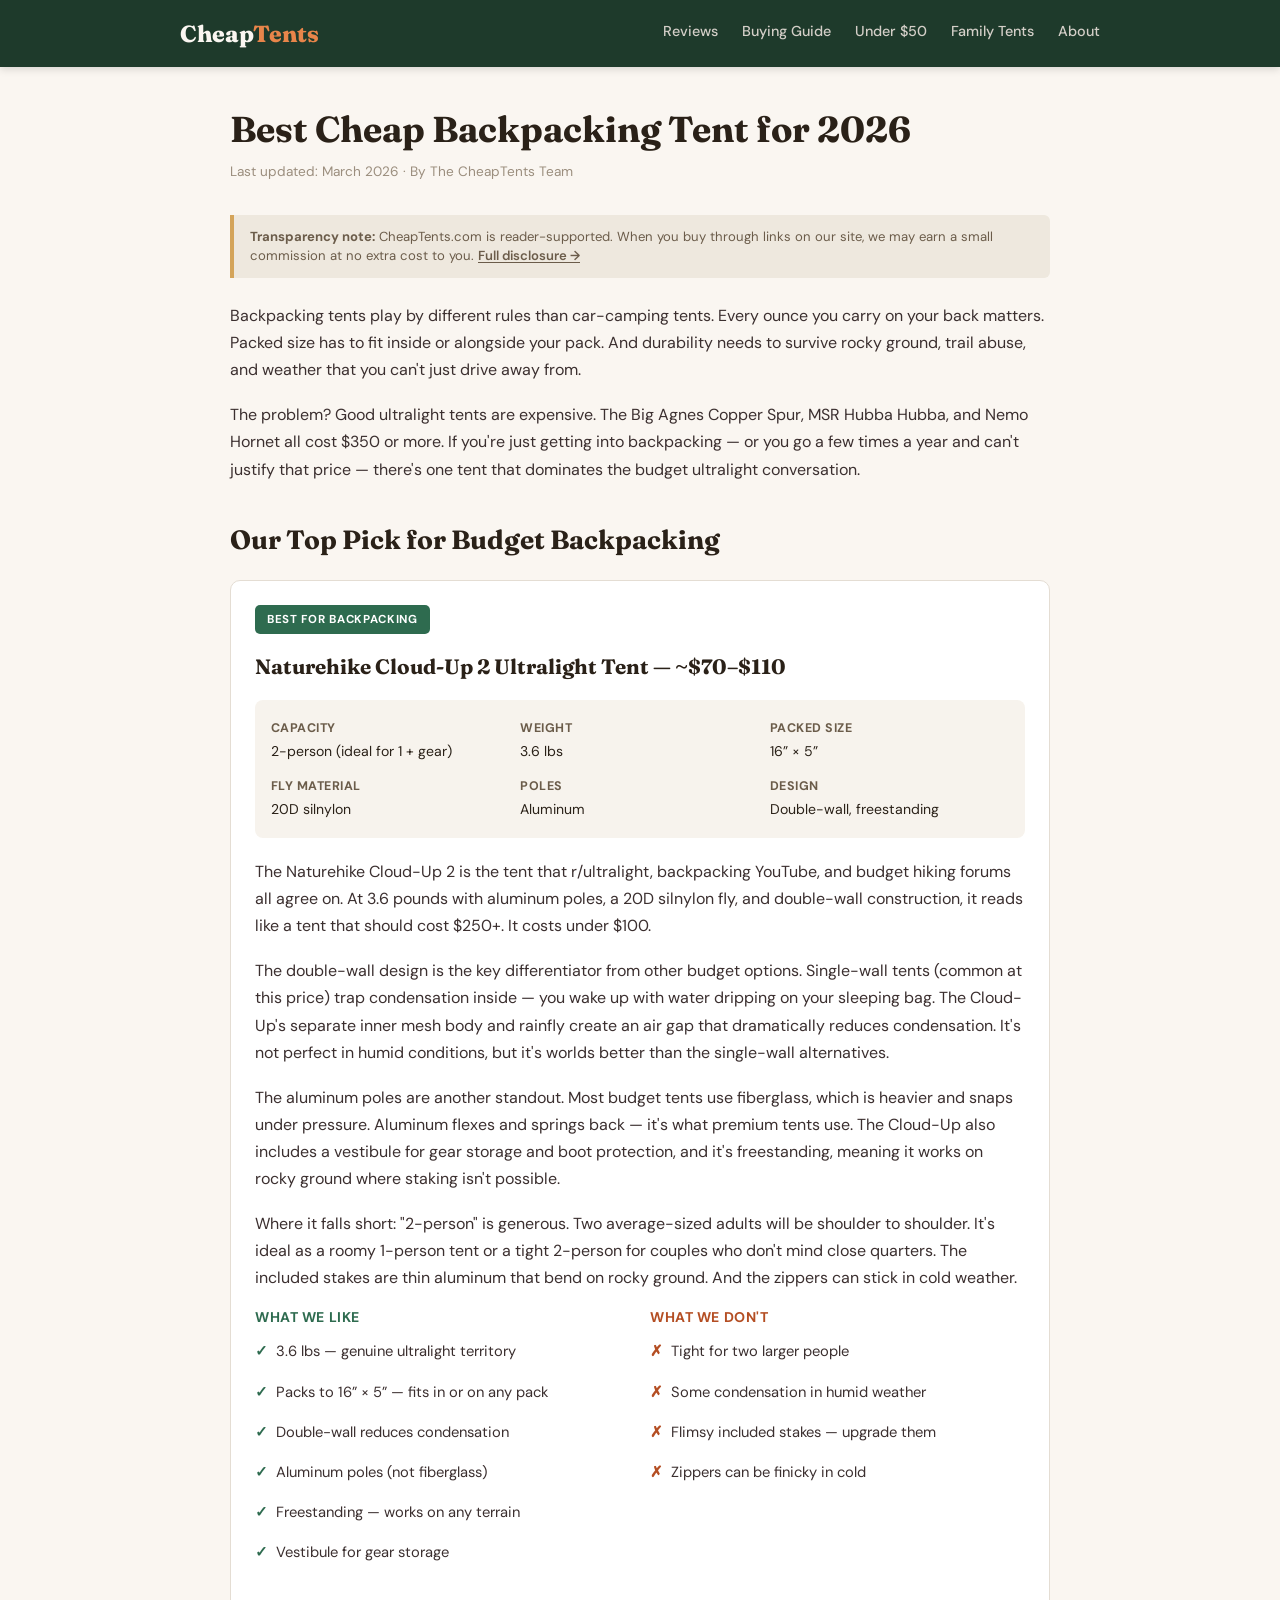
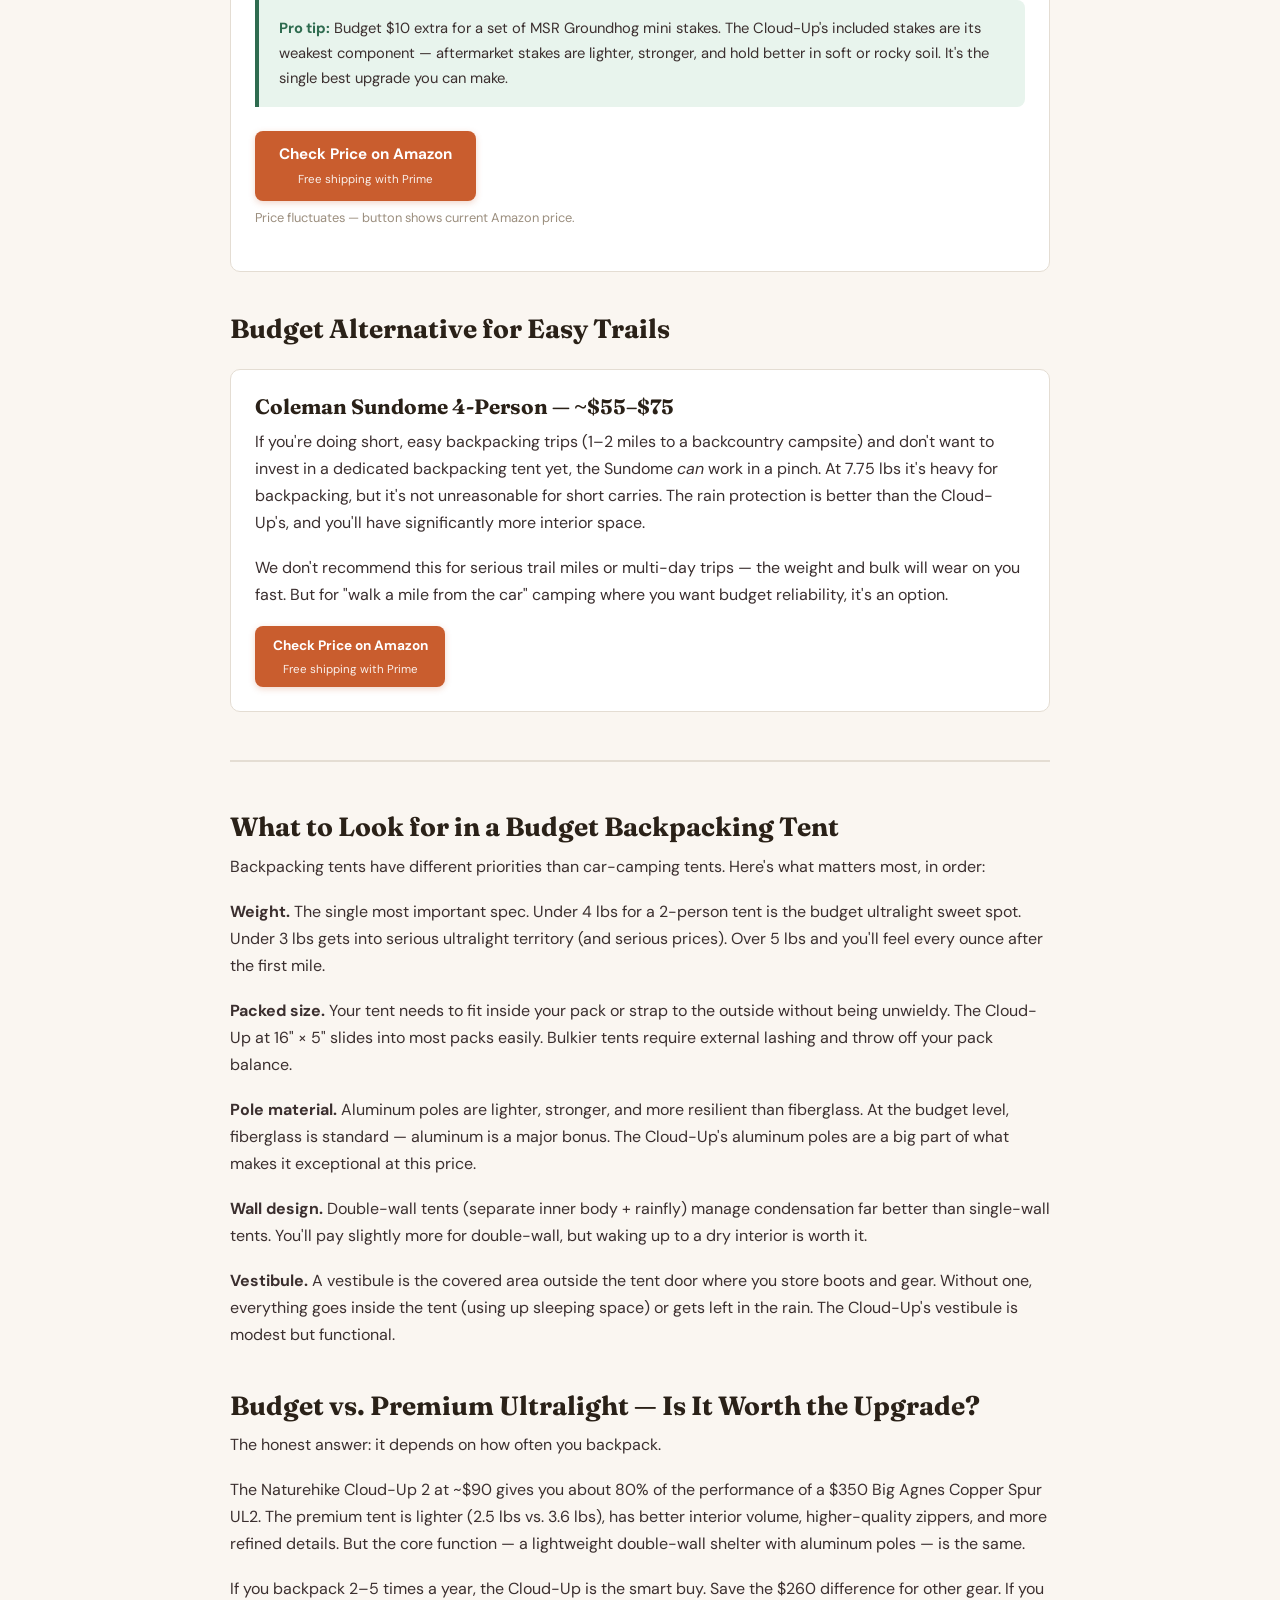
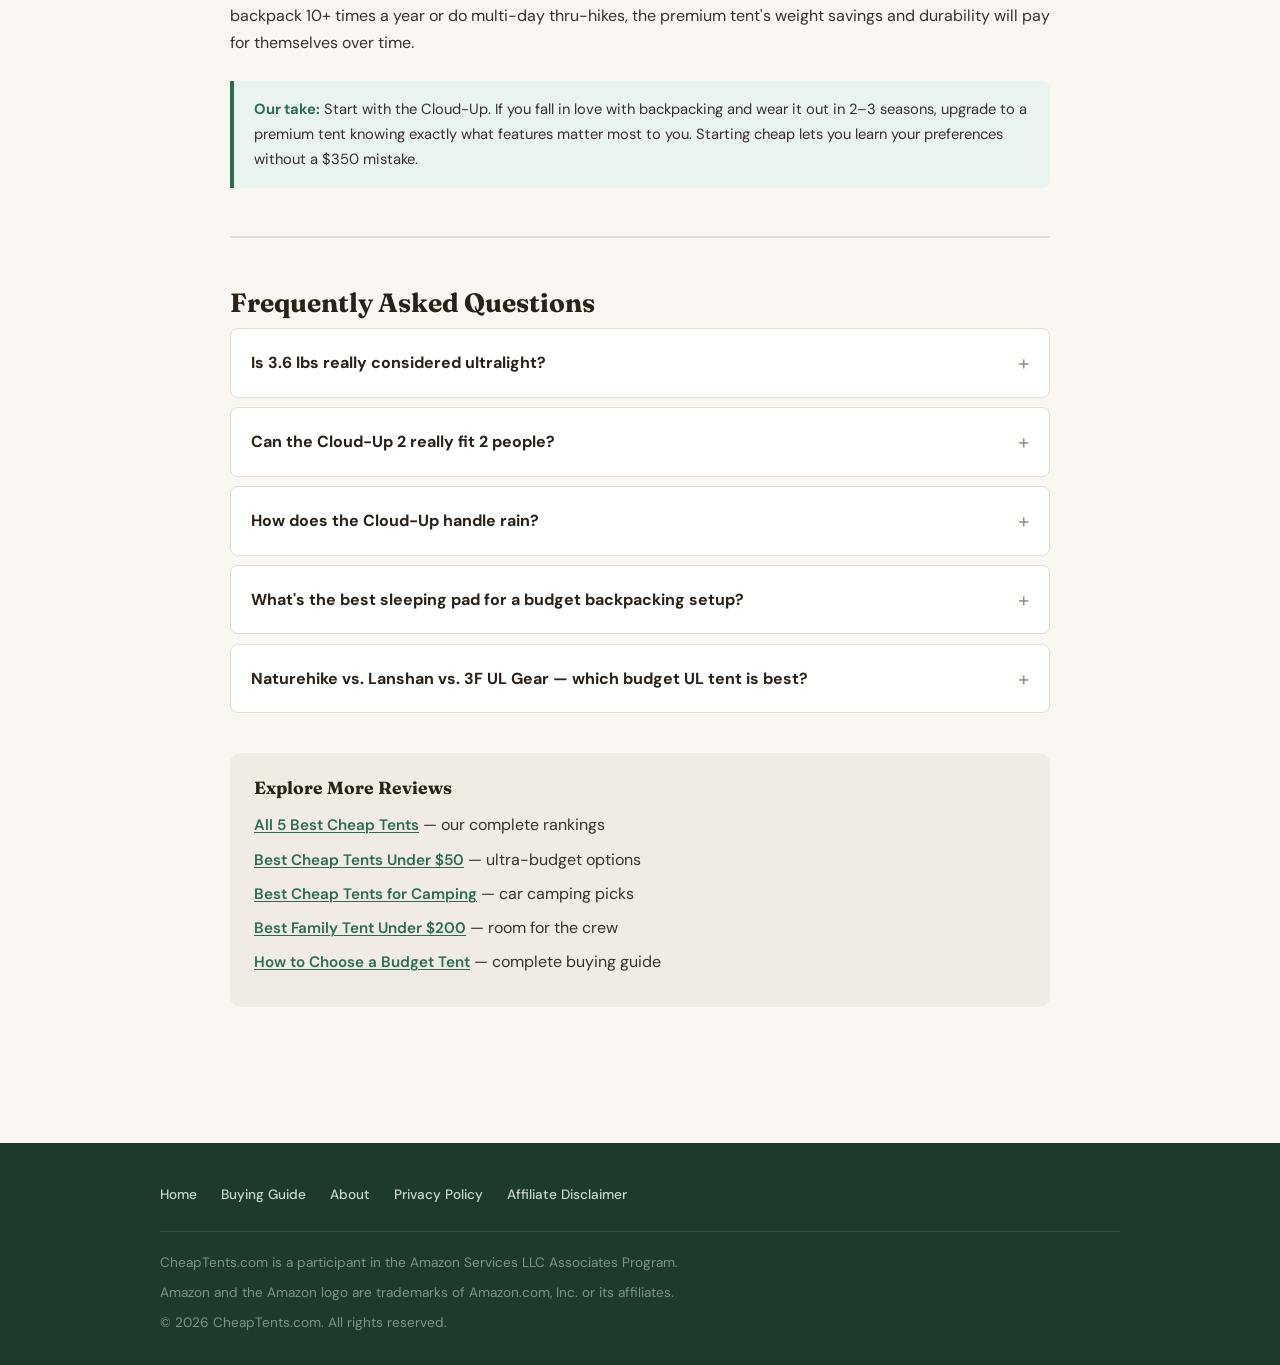
<file: best-cheap-tent-for-backpacking.html>
<!DOCTYPE html>
<html lang="en">
<head>
  <meta charset="UTF-8">
  <meta name="viewport" content="width=device-width, initial-scale=1.0">
  <title>Best Cheap Backpacking Tent (2026) | CheapTents.com</title>
  <meta name="description" content="The best budget backpacking tents under $150. Lightweight, packable, and trail-tested — without the $350 price tag.">
  <link rel="canonical" href="https://cheaptents.com/best-cheap-tent-for-backpacking.html">
  <meta property="og:title" content="Best Cheap Backpacking Tent (2026)">
  <meta property="og:description" content="The best budget backpacking tents under $150. Lightweight, packable, and trail-tested.">
  <meta property="og:url" content="https://cheaptents.com/best-cheap-tent-for-backpacking.html">
  <meta property="og:type" content="article">
  <meta property="og:site_name" content="CheapTents.com">
  <link rel="preconnect" href="https://fonts.googleapis.com">
  <link rel="preconnect" href="https://fonts.gstatic.com" crossorigin>
  <link href="https://fonts.googleapis.com/css2?family=DM+Sans:wght@400;500;700&family=Fraunces:wght@700;800&display=swap" rel="stylesheet">
  <link rel="stylesheet" href="style.css">
</head>
<body>

  <header class="site-header">
    <div class="header-inner">
      <a href="index.html" class="site-logo">Cheap<span>Tents</span></a>
      <button class="nav-toggle" aria-label="Toggle navigation" aria-expanded="false">&#9776;</button>
      <nav class="site-nav" aria-label="Main navigation">
        <ul>
          <li><a href="index.html">Reviews</a></li>
          <li><a href="buying-guide.html">Buying Guide</a></li>
          <li><a href="best-cheap-tents-under-50.html">Under $50</a></li>
          <li><a href="best-family-tent-under-150.html">Family Tents</a></li>
          <li><a href="about.html">About</a></li>
        </ul>
      </nav>
    </div>
  </header>

  <main class="container page-content">
    <h1>Best Cheap Backpacking Tent for 2026</h1>
    <p class="page-meta">Last updated: March 2026 &middot; By The CheapTents Team</p>

    <div class="disclosure-banner">
      <strong>Transparency note:</strong> CheapTents.com is reader-supported. When you buy through links on our site, we may earn a small commission at no extra cost to you. <a href="disclaimer.html">Full disclosure &rarr;</a>
    </div>

    <p>Backpacking tents play by different rules than car-camping tents. Every ounce you carry on your back matters. Packed size has to fit inside or alongside your pack. And durability needs to survive rocky ground, trail abuse, and weather that you can't just drive away from.</p>

    <p>The problem? Good ultralight tents are expensive. The Big Agnes Copper Spur, MSR Hubba Hubba, and Nemo Hornet all cost $350 or more. If you're just getting into backpacking — or you go a few times a year and can't justify that price — there's one tent that dominates the budget ultralight conversation.</p>

    <h2>Our Top Pick for Budget Backpacking</h2>

    <div class="product-card-mini">
      <div class="product-review-header">
        <span class="badge">Best for Backpacking</span>
      </div>
      <h3>Naturehike Cloud-Up 2 Ultralight Tent — ~$70&ndash;$110</h3>

      <div class="specs-grid">
        <div class="spec-item">
          <span class="spec-label">Capacity</span><br>
          <span class="spec-value">2-person (ideal for 1 + gear)</span>
        </div>
        <div class="spec-item">
          <span class="spec-label">Weight</span><br>
          <span class="spec-value">3.6 lbs</span>
        </div>
        <div class="spec-item">
          <span class="spec-label">Packed Size</span><br>
          <span class="spec-value">16&rdquo; &times; 5&rdquo;</span>
        </div>
        <div class="spec-item">
          <span class="spec-label">Fly Material</span><br>
          <span class="spec-value">20D silnylon</span>
        </div>
        <div class="spec-item">
          <span class="spec-label">Poles</span><br>
          <span class="spec-value">Aluminum</span>
        </div>
        <div class="spec-item">
          <span class="spec-label">Design</span><br>
          <span class="spec-value">Double-wall, freestanding</span>
        </div>
      </div>

      <p>The Naturehike Cloud-Up 2 is the tent that r/ultralight, backpacking YouTube, and budget hiking forums all agree on. At 3.6 pounds with aluminum poles, a 20D silnylon fly, and double-wall construction, it reads like a tent that should cost $250+. It costs under $100.</p>

      <p>The double-wall design is the key differentiator from other budget options. Single-wall tents (common at this price) trap condensation inside — you wake up with water dripping on your sleeping bag. The Cloud-Up's separate inner mesh body and rainfly create an air gap that dramatically reduces condensation. It's not perfect in humid conditions, but it's worlds better than the single-wall alternatives.</p>

      <p>The aluminum poles are another standout. Most budget tents use fiberglass, which is heavier and snaps under pressure. Aluminum flexes and springs back — it's what premium tents use. The Cloud-Up also includes a vestibule for gear storage and boot protection, and it's freestanding, meaning it works on rocky ground where staking isn't possible.</p>

      <p>Where it falls short: "2-person" is generous. Two average-sized adults will be shoulder to shoulder. It's ideal as a roomy 1-person tent or a tight 2-person for couples who don't mind close quarters. The included stakes are thin aluminum that bend on rocky ground. And the zippers can stick in cold weather.</p>

      <div class="pros-cons">
        <div class="pros">
          <h4>What We Like</h4>
          <ul>
            <li>3.6 lbs — genuine ultralight territory</li>
            <li>Packs to 16&rdquo; &times; 5&rdquo; — fits in or on any pack</li>
            <li>Double-wall reduces condensation</li>
            <li>Aluminum poles (not fiberglass)</li>
            <li>Freestanding — works on any terrain</li>
            <li>Vestibule for gear storage</li>
          </ul>
        </div>
        <div class="cons">
          <h4>What We Don't</h4>
          <ul>
            <li>Tight for two larger people</li>
            <li>Some condensation in humid weather</li>
            <li>Flimsy included stakes — upgrade them</li>
            <li>Zippers can be finicky in cold</li>
          </ul>
        </div>
      </div>

      <div class="tip-box">
        <strong>Pro tip:</strong> Budget $10 extra for a set of MSR Groundhog mini stakes. The Cloud-Up's included stakes are its weakest component — aftermarket stakes are lighter, stronger, and hold better in soft or rocky soil. It's the single best upgrade you can make.
      </div>

      <div class="cta-block">
        <a href="https://amzn.to/4cc8mQn" class="btn-cta" target="_blank" rel="nofollow noopener">Check Price on Amazon<span class="prime-note">Free shipping with Prime</span></a>
        <p class="price-note">Price fluctuates — button shows current Amazon price.</p>
      </div>
    </div>

    <h2>Budget Alternative for Easy Trails</h2>

    <div class="product-card-mini">
      <h3>Coleman Sundome 4-Person — ~$55&ndash;$75</h3>

      <p>If you're doing short, easy backpacking trips (1&ndash;2 miles to a backcountry campsite) and don't want to invest in a dedicated backpacking tent yet, the Sundome <em>can</em> work in a pinch. At 7.75 lbs it's heavy for backpacking, but it's not unreasonable for short carries. The rain protection is better than the Cloud-Up's, and you'll have significantly more interior space.</p>

      <p>We don't recommend this for serious trail miles or multi-day trips — the weight and bulk will wear on you fast. But for "walk a mile from the car" camping where you want budget reliability, it's an option.</p>

      <div class="cta-block">
        <a href="https://amzn.to/4syUNAg" class="btn-cta btn-cta--small" target="_blank" rel="nofollow noopener">Check Price on Amazon<span class="prime-note">Free shipping with Prime</span></a>
      </div>
    </div>

    <hr class="section-divider">

    <h2>What to Look for in a Budget Backpacking Tent</h2>

    <p>Backpacking tents have different priorities than car-camping tents. Here's what matters most, in order:</p>

    <p><strong>Weight.</strong> The single most important spec. Under 4 lbs for a 2-person tent is the budget ultralight sweet spot. Under 3 lbs gets into serious ultralight territory (and serious prices). Over 5 lbs and you'll feel every ounce after the first mile.</p>

    <p><strong>Packed size.</strong> Your tent needs to fit inside your pack or strap to the outside without being unwieldy. The Cloud-Up at 16" &times; 5" slides into most packs easily. Bulkier tents require external lashing and throw off your pack balance.</p>

    <p><strong>Pole material.</strong> Aluminum poles are lighter, stronger, and more resilient than fiberglass. At the budget level, fiberglass is standard — aluminum is a major bonus. The Cloud-Up's aluminum poles are a big part of what makes it exceptional at this price.</p>

    <p><strong>Wall design.</strong> Double-wall tents (separate inner body + rainfly) manage condensation far better than single-wall tents. You'll pay slightly more for double-wall, but waking up to a dry interior is worth it.</p>

    <p><strong>Vestibule.</strong> A vestibule is the covered area outside the tent door where you store boots and gear. Without one, everything goes inside the tent (using up sleeping space) or gets left in the rain. The Cloud-Up's vestibule is modest but functional.</p>

    <h2>Budget vs. Premium Ultralight — Is It Worth the Upgrade?</h2>

    <p>The honest answer: it depends on how often you backpack.</p>

    <p>The Naturehike Cloud-Up 2 at ~$90 gives you about 80% of the performance of a $350 Big Agnes Copper Spur UL2. The premium tent is lighter (2.5 lbs vs. 3.6 lbs), has better interior volume, higher-quality zippers, and more refined details. But the core function — a lightweight double-wall shelter with aluminum poles — is the same.</p>

    <p>If you backpack 2&ndash;5 times a year, the Cloud-Up is the smart buy. Save the $260 difference for other gear. If you backpack 10+ times a year or do multi-day thru-hikes, the premium tent's weight savings and durability will pay for themselves over time.</p>

    <div class="tip-box">
      <strong>Our take:</strong> Start with the Cloud-Up. If you fall in love with backpacking and wear it out in 2&ndash;3 seasons, upgrade to a premium tent knowing exactly what features matter most to you. Starting cheap lets you learn your preferences without a $350 mistake.
    </div>

    <hr class="section-divider">

    <section class="faq-section">
      <h2>Frequently Asked Questions</h2>

      <details>
        <summary>Is 3.6 lbs really considered ultralight?</summary>
        <div class="faq-answer">
          <p>It's on the heavier end of ultralight. True UL shelters run 1.5&ndash;2.5 lbs, but those cost $300+. At under $100, 3.6 lbs is exceptional. For context, most budget tents in this price range weigh 5&ndash;8 lbs. The Cloud-Up is roughly half the weight of a Coleman Sundome.</p>
        </div>
      </details>

      <details>
        <summary>Can the Cloud-Up 2 really fit 2 people?</summary>
        <div class="faq-answer">
          <p>Technically yes, but it's snug. Two average-sized adults (under 5'10") can sleep side by side. Two larger adults will be very close. We recommend it as a roomy 1-person tent or a cozy 2-person for couples. If you need real 2-person space on a budget, consider the Cloud-Up 3 (slightly larger).</p>
        </div>
      </details>

      <details>
        <summary>How does the Cloud-Up handle rain?</summary>
        <div class="faq-answer">
          <p>Well, but not perfectly. The 20D silnylon fly with taped seams handles steady rain. The bathtub floor keeps ground moisture out. Where it struggles: prolonged heavy downpours can eventually seep through, and if the fly sags onto the inner mesh, water wicks through contact points. Guy it out taut and you'll be fine in most conditions.</p>
        </div>
      </details>

      <details>
        <summary>What's the best sleeping pad for a budget backpacking setup?</summary>
        <div class="faq-answer">
          <p>A closed-cell foam pad (Thermarest Z-Lite, ~$30&ndash;$45) is the budget standard — lightweight, indestructible, and doubles as a sit pad. If you want more comfort, inflatable pads like the Klymit Static V (~$45&ndash;$60) pack smaller but risk punctures. Either way, never skip the pad — the ground steals body heat fast.</p>
        </div>
      </details>

      <details>
        <summary>Naturehike vs. Lanshan vs. 3F UL Gear — which budget UL tent is best?</summary>
        <div class="faq-answer">
          <p>The Cloud-Up 2 wins for most people because it's freestanding (doesn't require trekking poles) and double-wall. The Lanshan tents are lighter but require trekking poles for setup and are single-wall (more condensation). 3F UL Gear is similar to Naturehike in quality. If you use trekking poles, the Lanshan 2 is worth a look. Otherwise, the Cloud-Up is the safer, more versatile choice.</p>
        </div>
      </details>
    </section>

    <div class="related-links">
      <h3>Explore More Reviews</h3>
      <ul>
        <li><a href="index.html">All 5 Best Cheap Tents</a> &mdash; our complete rankings</li>
        <li><a href="best-cheap-tents-under-50.html">Best Cheap Tents Under $50</a> &mdash; ultra-budget options</li>
        <li><a href="best-cheap-tents-for-camping.html">Best Cheap Tents for Camping</a> &mdash; car camping picks</li>
        <li><a href="best-family-tent-under-150.html">Best Family Tent Under $200</a> &mdash; room for the crew</li>
        <li><a href="buying-guide.html">How to Choose a Budget Tent</a> &mdash; complete buying guide</li>
      </ul>
    </div>
  </main>

  <footer class="site-footer">
    <div class="footer-inner">
      <ul class="footer-links">
        <li><a href="index.html">Home</a></li>
        <li><a href="buying-guide.html">Buying Guide</a></li>
        <li><a href="about.html">About</a></li>
        <li><a href="privacy.html">Privacy Policy</a></li>
        <li><a href="disclaimer.html">Affiliate Disclaimer</a></li>
      </ul>
      <div class="footer-disclosure">
        <p>CheapTents.com is a participant in the Amazon Services LLC Associates Program.</p>
        <p>Amazon and the Amazon logo are trademarks of Amazon.com, Inc. or its affiliates.</p>
        <p>&copy; 2026 CheapTents.com. All rights reserved.</p>
      </div>
    </div>
  </footer>

  <script>
    document.querySelector('.nav-toggle').addEventListener('click', function() {
      var nav = document.querySelector('.site-nav');
      var expanded = this.getAttribute('aria-expanded') === 'true';
      nav.classList.toggle('open');
      this.setAttribute('aria-expanded', !expanded);
    });
  </script>
  <script async defer src="https://app.visitortracking.com/assets/js/tracer.js"></script>
  <script>
  function init_tracer() {
    var tracer = new Tracer({
      websiteId: "998f2079-e1b9-4b2d-9f0e-eeeb6ec03f0e",
      async: true,
      debug: false
    });
  }
  </script>
</body>
</html>
</file>
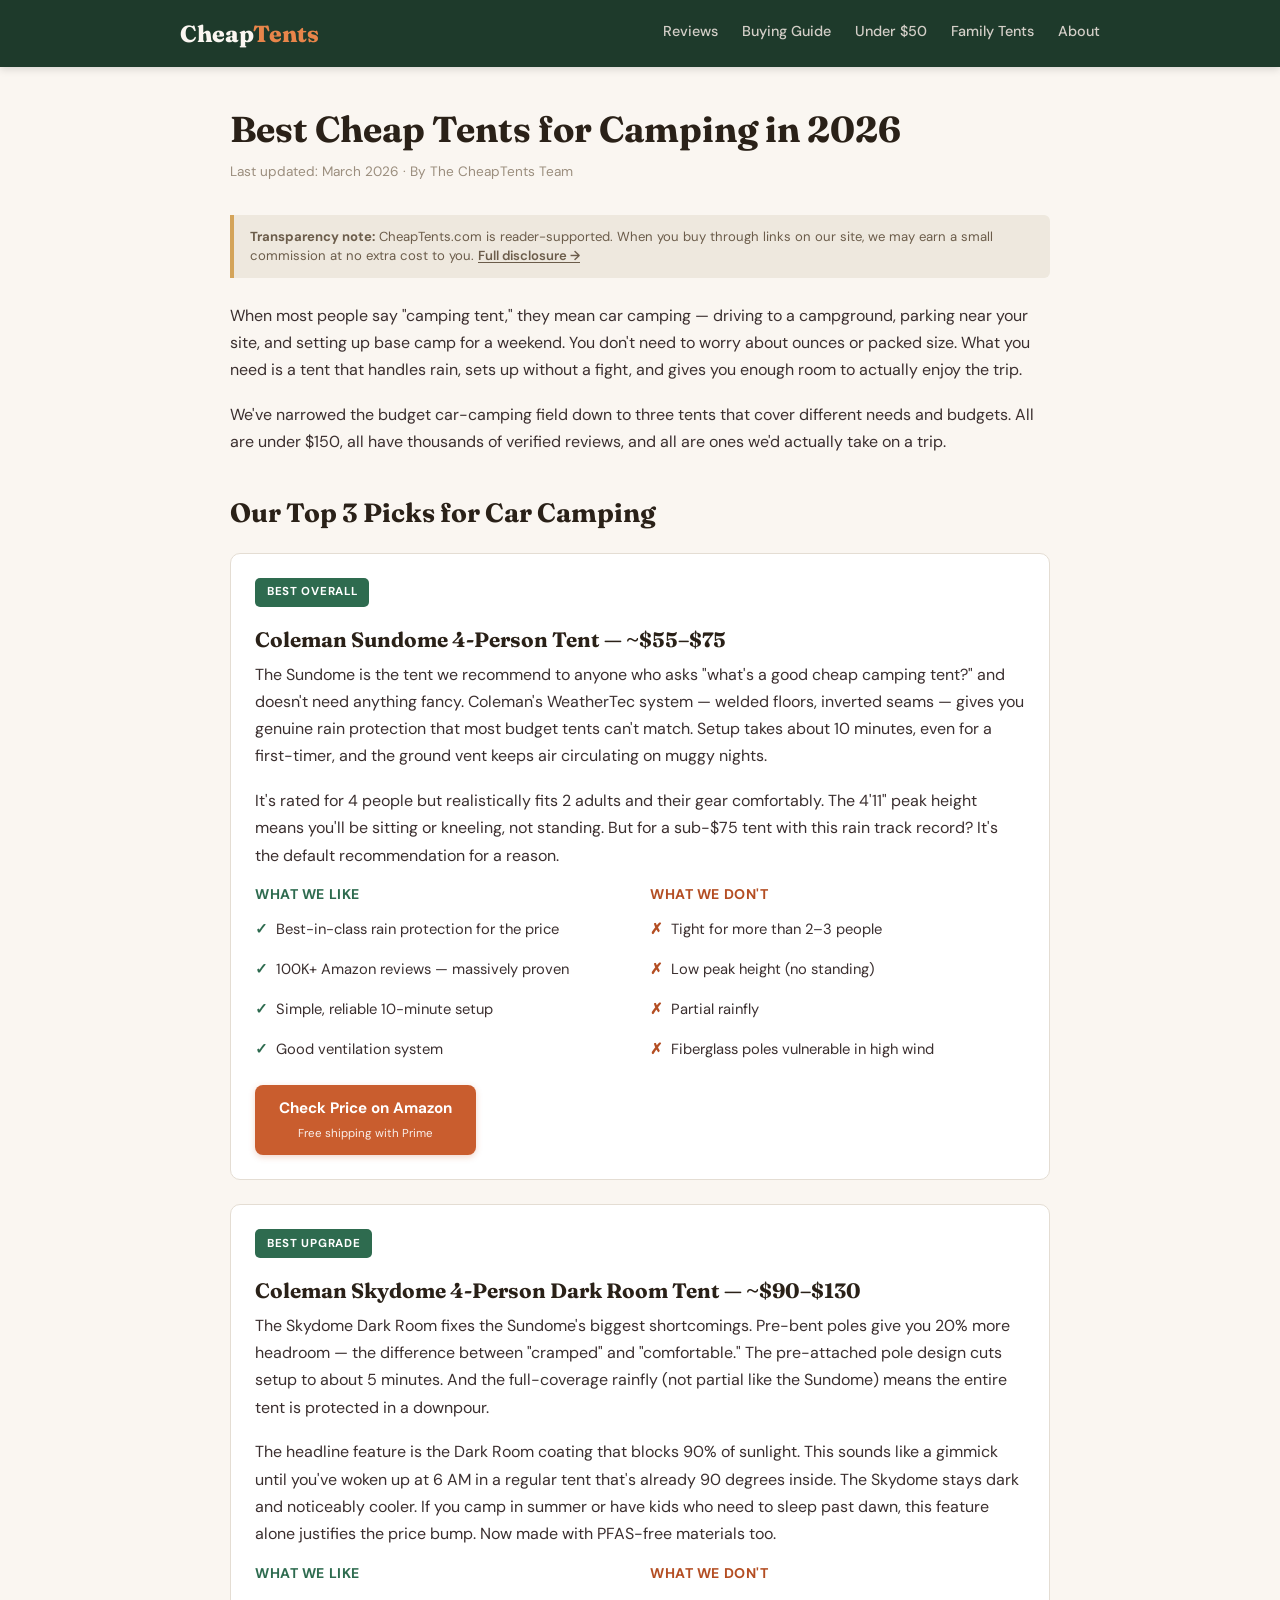
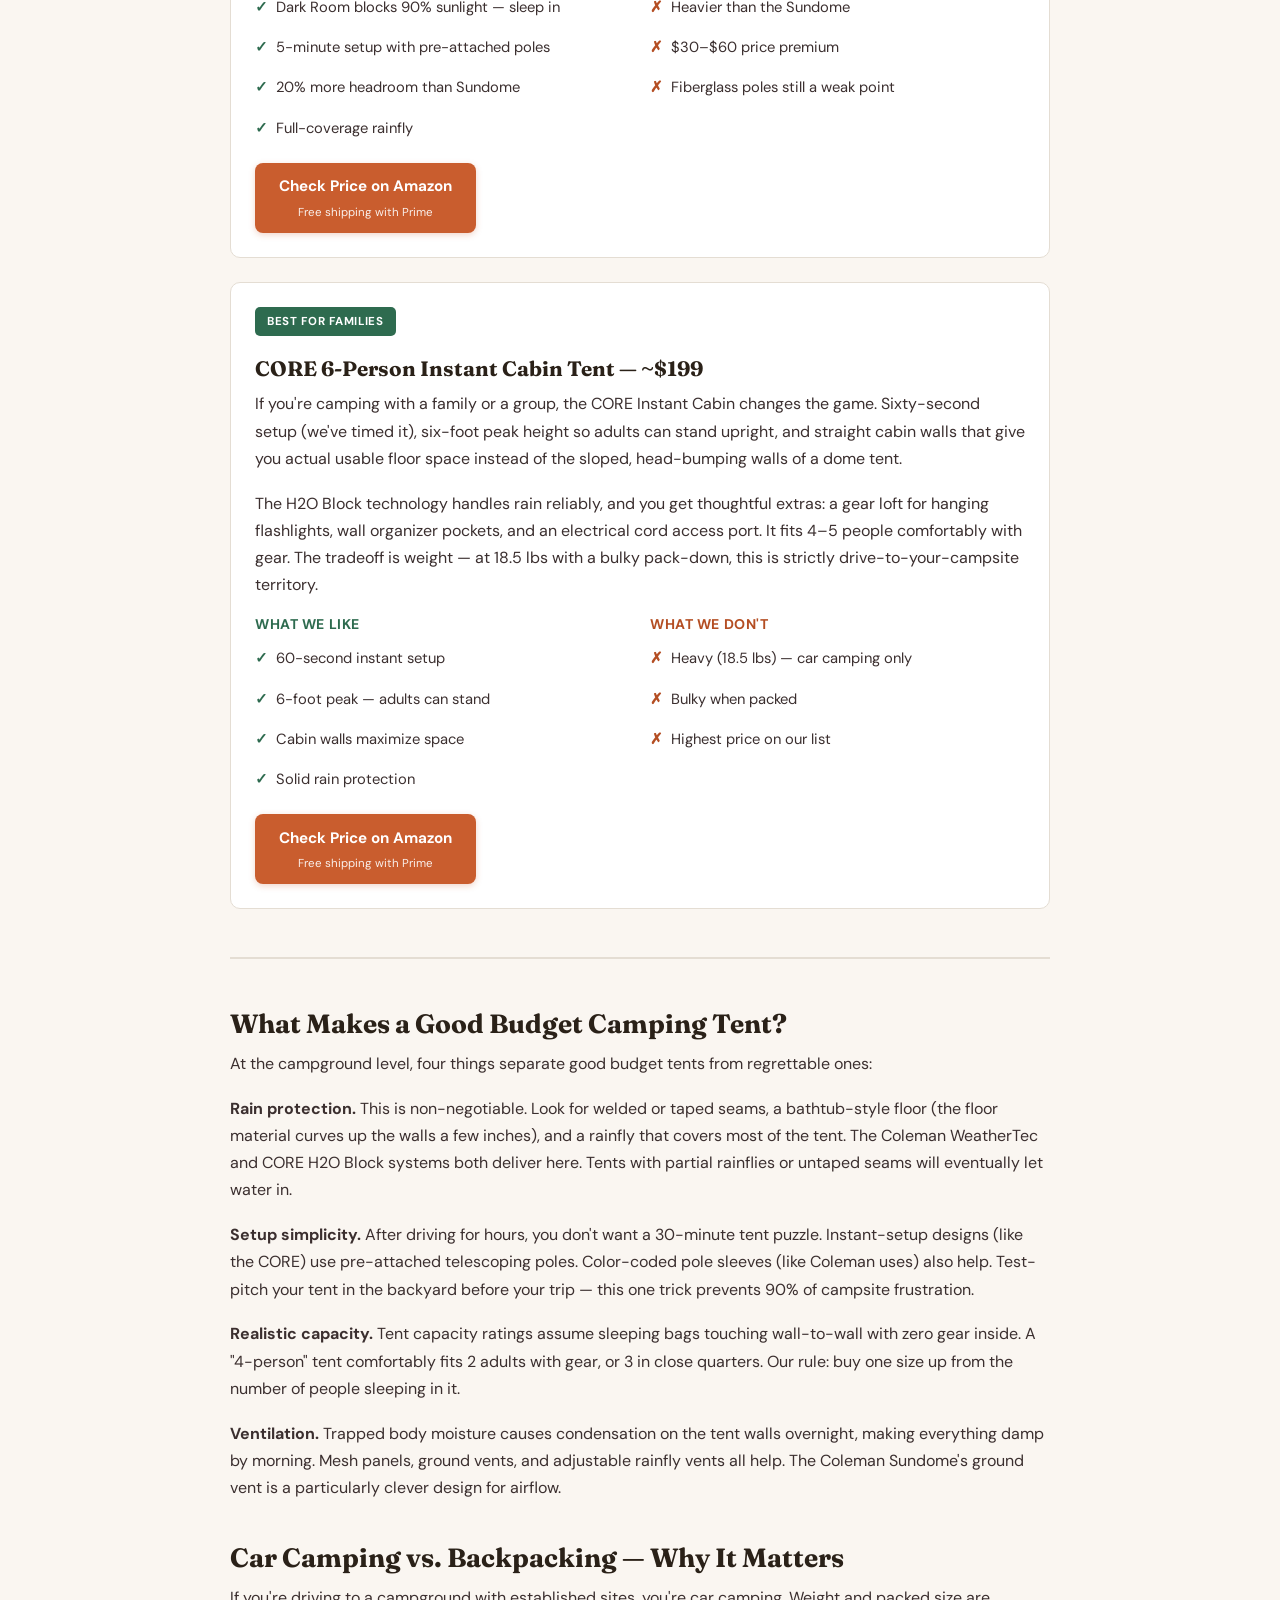
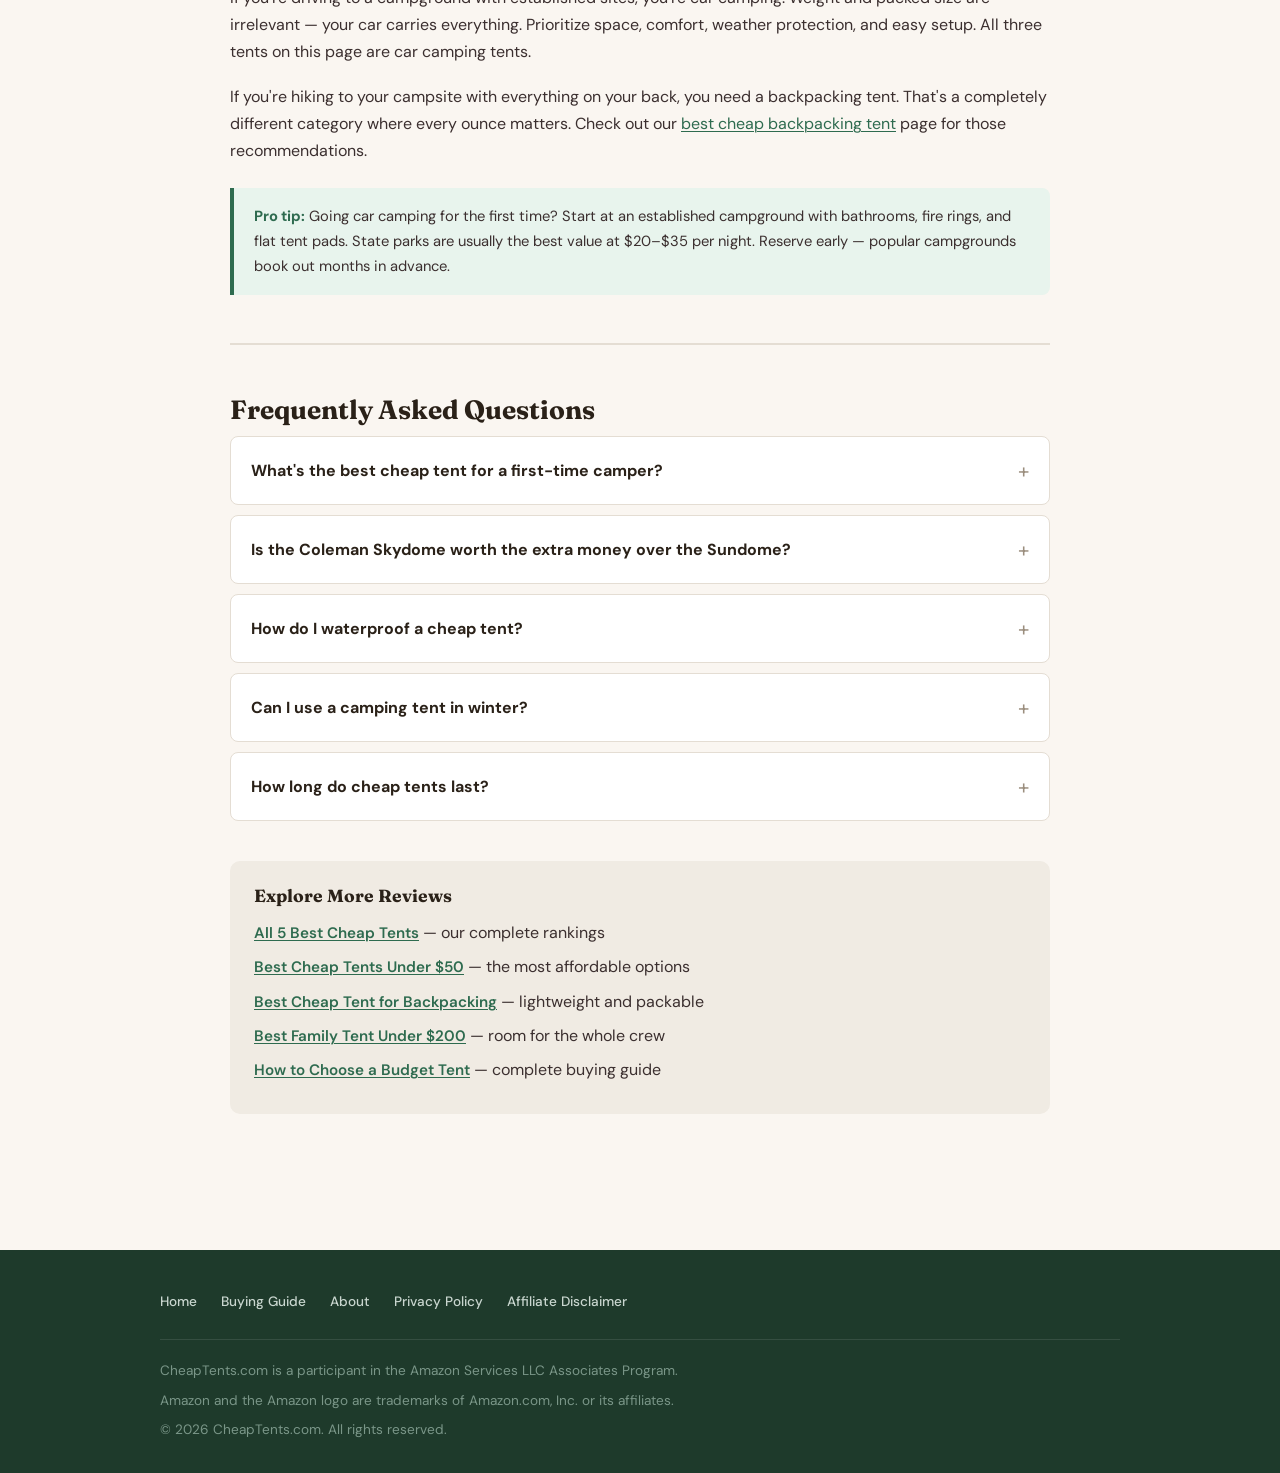
<file: best-cheap-tents-for-camping.html>
<!DOCTYPE html>
<html lang="en">
<head>
  <meta charset="UTF-8">
  <meta name="viewport" content="width=device-width, initial-scale=1.0">
  <title>Best Cheap Tents for Camping (2026) | CheapTents.com</title>
  <meta name="description" content="Our top picks for budget camping tents in 2026. Tested and reviewed for rain protection, setup ease, and real-world comfort.">
  <link rel="canonical" href="https://cheaptents.com/best-cheap-tents-for-camping.html">
  <meta property="og:title" content="Best Cheap Tents for Camping (2026)">
  <meta property="og:description" content="Our top picks for budget camping tents in 2026. Tested and reviewed for rain protection, setup ease, and real-world comfort.">
  <meta property="og:url" content="https://cheaptents.com/best-cheap-tents-for-camping.html">
  <meta property="og:type" content="article">
  <meta property="og:site_name" content="CheapTents.com">
  <link rel="preconnect" href="https://fonts.googleapis.com">
  <link rel="preconnect" href="https://fonts.gstatic.com" crossorigin>
  <link href="https://fonts.googleapis.com/css2?family=DM+Sans:wght@400;500;700&family=Fraunces:wght@700;800&display=swap" rel="stylesheet">
  <link rel="stylesheet" href="style.css">
</head>
<body>

  <header class="site-header">
    <div class="header-inner">
      <a href="index.html" class="site-logo">Cheap<span>Tents</span></a>
      <button class="nav-toggle" aria-label="Toggle navigation" aria-expanded="false">&#9776;</button>
      <nav class="site-nav" aria-label="Main navigation">
        <ul>
          <li><a href="index.html">Reviews</a></li>
          <li><a href="buying-guide.html">Buying Guide</a></li>
          <li><a href="best-cheap-tents-under-50.html">Under $50</a></li>
          <li><a href="best-family-tent-under-150.html">Family Tents</a></li>
          <li><a href="about.html">About</a></li>
        </ul>
      </nav>
    </div>
  </header>

  <main class="container page-content">
    <h1>Best Cheap Tents for Camping in 2026</h1>
    <p class="page-meta">Last updated: March 2026 &middot; By The CheapTents Team</p>

    <div class="disclosure-banner">
      <strong>Transparency note:</strong> CheapTents.com is reader-supported. When you buy through links on our site, we may earn a small commission at no extra cost to you. <a href="disclaimer.html">Full disclosure &rarr;</a>
    </div>

    <p>When most people say "camping tent," they mean car camping — driving to a campground, parking near your site, and setting up base camp for a weekend. You don't need to worry about ounces or packed size. What you need is a tent that handles rain, sets up without a fight, and gives you enough room to actually enjoy the trip.</p>

    <p>We've narrowed the budget car-camping field down to three tents that cover different needs and budgets. All are under $150, all have thousands of verified reviews, and all are ones we'd actually take on a trip.</p>

    <h2>Our Top 3 Picks for Car Camping</h2>

    <!-- Pick 1: Sundome -->
    <div class="product-card-mini">
      <div class="product-review-header">
        <span class="badge">Best Overall</span>
      </div>
      <h3>Coleman Sundome 4-Person Tent — ~$55&ndash;$75</h3>

      <p>The Sundome is the tent we recommend to anyone who asks "what's a good cheap camping tent?" and doesn't need anything fancy. Coleman's WeatherTec system — welded floors, inverted seams — gives you genuine rain protection that most budget tents can't match. Setup takes about 10 minutes, even for a first-timer, and the ground vent keeps air circulating on muggy nights.</p>

      <p>It's rated for 4 people but realistically fits 2 adults and their gear comfortably. The 4'11" peak height means you'll be sitting or kneeling, not standing. But for a sub-$75 tent with this rain track record? It's the default recommendation for a reason.</p>

      <div class="pros-cons">
        <div class="pros">
          <h4>What We Like</h4>
          <ul>
            <li>Best-in-class rain protection for the price</li>
            <li>100K+ Amazon reviews — massively proven</li>
            <li>Simple, reliable 10-minute setup</li>
            <li>Good ventilation system</li>
          </ul>
        </div>
        <div class="cons">
          <h4>What We Don't</h4>
          <ul>
            <li>Tight for more than 2&ndash;3 people</li>
            <li>Low peak height (no standing)</li>
            <li>Partial rainfly</li>
            <li>Fiberglass poles vulnerable in high wind</li>
          </ul>
        </div>
      </div>

      <div class="cta-block">
        <a href="https://amzn.to/4syUNAg" class="btn-cta" target="_blank" rel="nofollow noopener">Check Price on Amazon<span class="prime-note">Free shipping with Prime</span></a>
      </div>
    </div>

    <!-- Pick 2: Skydome -->
    <div class="product-card-mini">
      <div class="product-review-header">
        <span class="badge">Best Upgrade</span>
      </div>
      <h3>Coleman Skydome 4-Person Dark Room Tent — ~$90&ndash;$130</h3>

      <p>The Skydome Dark Room fixes the Sundome's biggest shortcomings. Pre-bent poles give you 20% more headroom — the difference between "cramped" and "comfortable." The pre-attached pole design cuts setup to about 5 minutes. And the full-coverage rainfly (not partial like the Sundome) means the entire tent is protected in a downpour.</p>

      <p>The headline feature is the Dark Room coating that blocks 90% of sunlight. This sounds like a gimmick until you've woken up at 6 AM in a regular tent that's already 90 degrees inside. The Skydome stays dark and noticeably cooler. If you camp in summer or have kids who need to sleep past dawn, this feature alone justifies the price bump. Now made with PFAS-free materials too.</p>

      <div class="pros-cons">
        <div class="pros">
          <h4>What We Like</h4>
          <ul>
            <li>Dark Room blocks 90% sunlight — sleep in</li>
            <li>5-minute setup with pre-attached poles</li>
            <li>20% more headroom than Sundome</li>
            <li>Full-coverage rainfly</li>
          </ul>
        </div>
        <div class="cons">
          <h4>What We Don't</h4>
          <ul>
            <li>Heavier than the Sundome</li>
            <li>$30&ndash;$60 price premium</li>
            <li>Fiberglass poles still a weak point</li>
          </ul>
        </div>
      </div>

      <div class="cta-block">
        <a href="https://amzn.to/4sGsFve" class="btn-cta" target="_blank" rel="nofollow noopener">Check Price on Amazon<span class="prime-note">Free shipping with Prime</span></a>
      </div>
    </div>

    <!-- Pick 3: CORE -->
    <div class="product-card-mini">
      <div class="product-review-header">
        <span class="badge">Best for Families</span>
      </div>
      <h3>CORE 6-Person Instant Cabin Tent — ~$199</h3>

      <p>If you're camping with a family or a group, the CORE Instant Cabin changes the game. Sixty-second setup (we've timed it), six-foot peak height so adults can stand upright, and straight cabin walls that give you actual usable floor space instead of the sloped, head-bumping walls of a dome tent.</p>

      <p>The H2O Block technology handles rain reliably, and you get thoughtful extras: a gear loft for hanging flashlights, wall organizer pockets, and an electrical cord access port. It fits 4&ndash;5 people comfortably with gear. The tradeoff is weight — at 18.5 lbs with a bulky pack-down, this is strictly drive-to-your-campsite territory.</p>

      <div class="pros-cons">
        <div class="pros">
          <h4>What We Like</h4>
          <ul>
            <li>60-second instant setup</li>
            <li>6-foot peak — adults can stand</li>
            <li>Cabin walls maximize space</li>
            <li>Solid rain protection</li>
          </ul>
        </div>
        <div class="cons">
          <h4>What We Don't</h4>
          <ul>
            <li>Heavy (18.5 lbs) — car camping only</li>
            <li>Bulky when packed</li>
            <li>Highest price on our list</li>
          </ul>
        </div>
      </div>

      <div class="cta-block">
        <a href="https://amzn.to/3PC7UCo" class="btn-cta" target="_blank" rel="nofollow noopener">Check Price on Amazon<span class="prime-note">Free shipping with Prime</span></a>
      </div>
    </div>

    <hr class="section-divider">

    <h2>What Makes a Good Budget Camping Tent?</h2>

    <p>At the campground level, four things separate good budget tents from regrettable ones:</p>

    <p><strong>Rain protection.</strong> This is non-negotiable. Look for welded or taped seams, a bathtub-style floor (the floor material curves up the walls a few inches), and a rainfly that covers most of the tent. The Coleman WeatherTec and CORE H2O Block systems both deliver here. Tents with partial rainflies or untaped seams will eventually let water in.</p>

    <p><strong>Setup simplicity.</strong> After driving for hours, you don't want a 30-minute tent puzzle. Instant-setup designs (like the CORE) use pre-attached telescoping poles. Color-coded pole sleeves (like Coleman uses) also help. Test-pitch your tent in the backyard before your trip — this one trick prevents 90% of campsite frustration.</p>

    <p><strong>Realistic capacity.</strong> Tent capacity ratings assume sleeping bags touching wall-to-wall with zero gear inside. A "4-person" tent comfortably fits 2 adults with gear, or 3 in close quarters. Our rule: buy one size up from the number of people sleeping in it.</p>

    <p><strong>Ventilation.</strong> Trapped body moisture causes condensation on the tent walls overnight, making everything damp by morning. Mesh panels, ground vents, and adjustable rainfly vents all help. The Coleman Sundome's ground vent is a particularly clever design for airflow.</p>

    <h2>Car Camping vs. Backpacking — Why It Matters</h2>

    <p>If you're driving to a campground with established sites, you're car camping. Weight and packed size are irrelevant — your car carries everything. Prioritize space, comfort, weather protection, and easy setup. All three tents on this page are car camping tents.</p>

    <p>If you're hiking to your campsite with everything on your back, you need a backpacking tent. That's a completely different category where every ounce matters. Check out our <a href="best-cheap-tent-for-backpacking.html">best cheap backpacking tent</a> page for those recommendations.</p>

    <div class="tip-box">
      <strong>Pro tip:</strong> Going car camping for the first time? Start at an established campground with bathrooms, fire rings, and flat tent pads. State parks are usually the best value at $20&ndash;$35 per night. Reserve early — popular campgrounds book out months in advance.
    </div>

    <hr class="section-divider">

    <section class="faq-section">
      <h2>Frequently Asked Questions</h2>

      <details>
        <summary>What's the best cheap tent for a first-time camper?</summary>
        <div class="faq-answer">
          <p>The <strong>Coleman Sundome</strong>. It's the most forgiving tent for beginners — simple setup, reliable rain protection, and a massive Amazon review base that means every possible question has already been answered. It's the tent equivalent of training wheels, in the best way.</p>
        </div>
      </details>

      <details>
        <summary>Is the Coleman Skydome worth the extra money over the Sundome?</summary>
        <div class="faq-answer">
          <p>If you camp in summer heat or want faster setup, yes. The Dark Room coating makes a noticeable difference in temperature and sleep quality, and the 5-minute setup (vs. 10 minutes) adds up over a weekend. If you camp primarily in mild weather and don't mind the slower setup, save the money and get the Sundome.</p>
        </div>
      </details>

      <details>
        <summary>How do I waterproof a cheap tent?</summary>
        <div class="faq-answer">
          <p>Start with a tent that has built-in waterproofing (WeatherTec, H2O Block). Then: (1) apply seam sealer to all stitched seams, (2) use a ground tarp underneath, (3) never touch the tent walls during rain, and (4) make sure the rainfly is taut with no sagging. These four steps handle 95% of moisture issues.</p>
        </div>
      </details>

      <details>
        <summary>Can I use a camping tent in winter?</summary>
        <div class="faq-answer">
          <p>These budget tents are 3-season designs (spring/summer/fall). They can handle cool nights down to about 30&ndash;40&deg;F with a warm sleeping bag, but they're not built for snow loads, sub-zero temps, or winter storms. True winter camping requires a 4-season tent, which starts around $300&ndash;$500.</p>
        </div>
      </details>

      <details>
        <summary>How long do cheap tents last?</summary>
        <div class="faq-answer">
          <p>With proper care (dry before storing, avoid UV exposure, use a ground tarp), a Coleman Sundome or Skydome will last 3&ndash;5 years of regular weekend camping. The CORE Instant Cabin is similarly durable. Budget pop-up tents like the Wakeman might last 1&ndash;2 seasons of occasional use.</p>
        </div>
      </details>
    </section>

    <div class="related-links">
      <h3>Explore More Reviews</h3>
      <ul>
        <li><a href="index.html">All 5 Best Cheap Tents</a> &mdash; our complete rankings</li>
        <li><a href="best-cheap-tents-under-50.html">Best Cheap Tents Under $50</a> &mdash; the most affordable options</li>
        <li><a href="best-cheap-tent-for-backpacking.html">Best Cheap Tent for Backpacking</a> &mdash; lightweight and packable</li>
        <li><a href="best-family-tent-under-150.html">Best Family Tent Under $200</a> &mdash; room for the whole crew</li>
        <li><a href="buying-guide.html">How to Choose a Budget Tent</a> &mdash; complete buying guide</li>
      </ul>
    </div>
  </main>

  <footer class="site-footer">
    <div class="footer-inner">
      <ul class="footer-links">
        <li><a href="index.html">Home</a></li>
        <li><a href="buying-guide.html">Buying Guide</a></li>
        <li><a href="about.html">About</a></li>
        <li><a href="privacy.html">Privacy Policy</a></li>
        <li><a href="disclaimer.html">Affiliate Disclaimer</a></li>
      </ul>
      <div class="footer-disclosure">
        <p>CheapTents.com is a participant in the Amazon Services LLC Associates Program.</p>
        <p>Amazon and the Amazon logo are trademarks of Amazon.com, Inc. or its affiliates.</p>
        <p>&copy; 2026 CheapTents.com. All rights reserved.</p>
      </div>
    </div>
  </footer>

  <script>
    document.querySelector('.nav-toggle').addEventListener('click', function() {
      var nav = document.querySelector('.site-nav');
      var expanded = this.getAttribute('aria-expanded') === 'true';
      nav.classList.toggle('open');
      this.setAttribute('aria-expanded', !expanded);
    });
  </script>
  <script async defer src="https://app.visitortracking.com/assets/js/tracer.js"></script>
  <script>
  function init_tracer() {
    var tracer = new Tracer({
      websiteId: "998f2079-e1b9-4b2d-9f0e-eeeb6ec03f0e",
      async: true,
      debug: false
    });
  }
  </script>
</body>
</html>
</file>
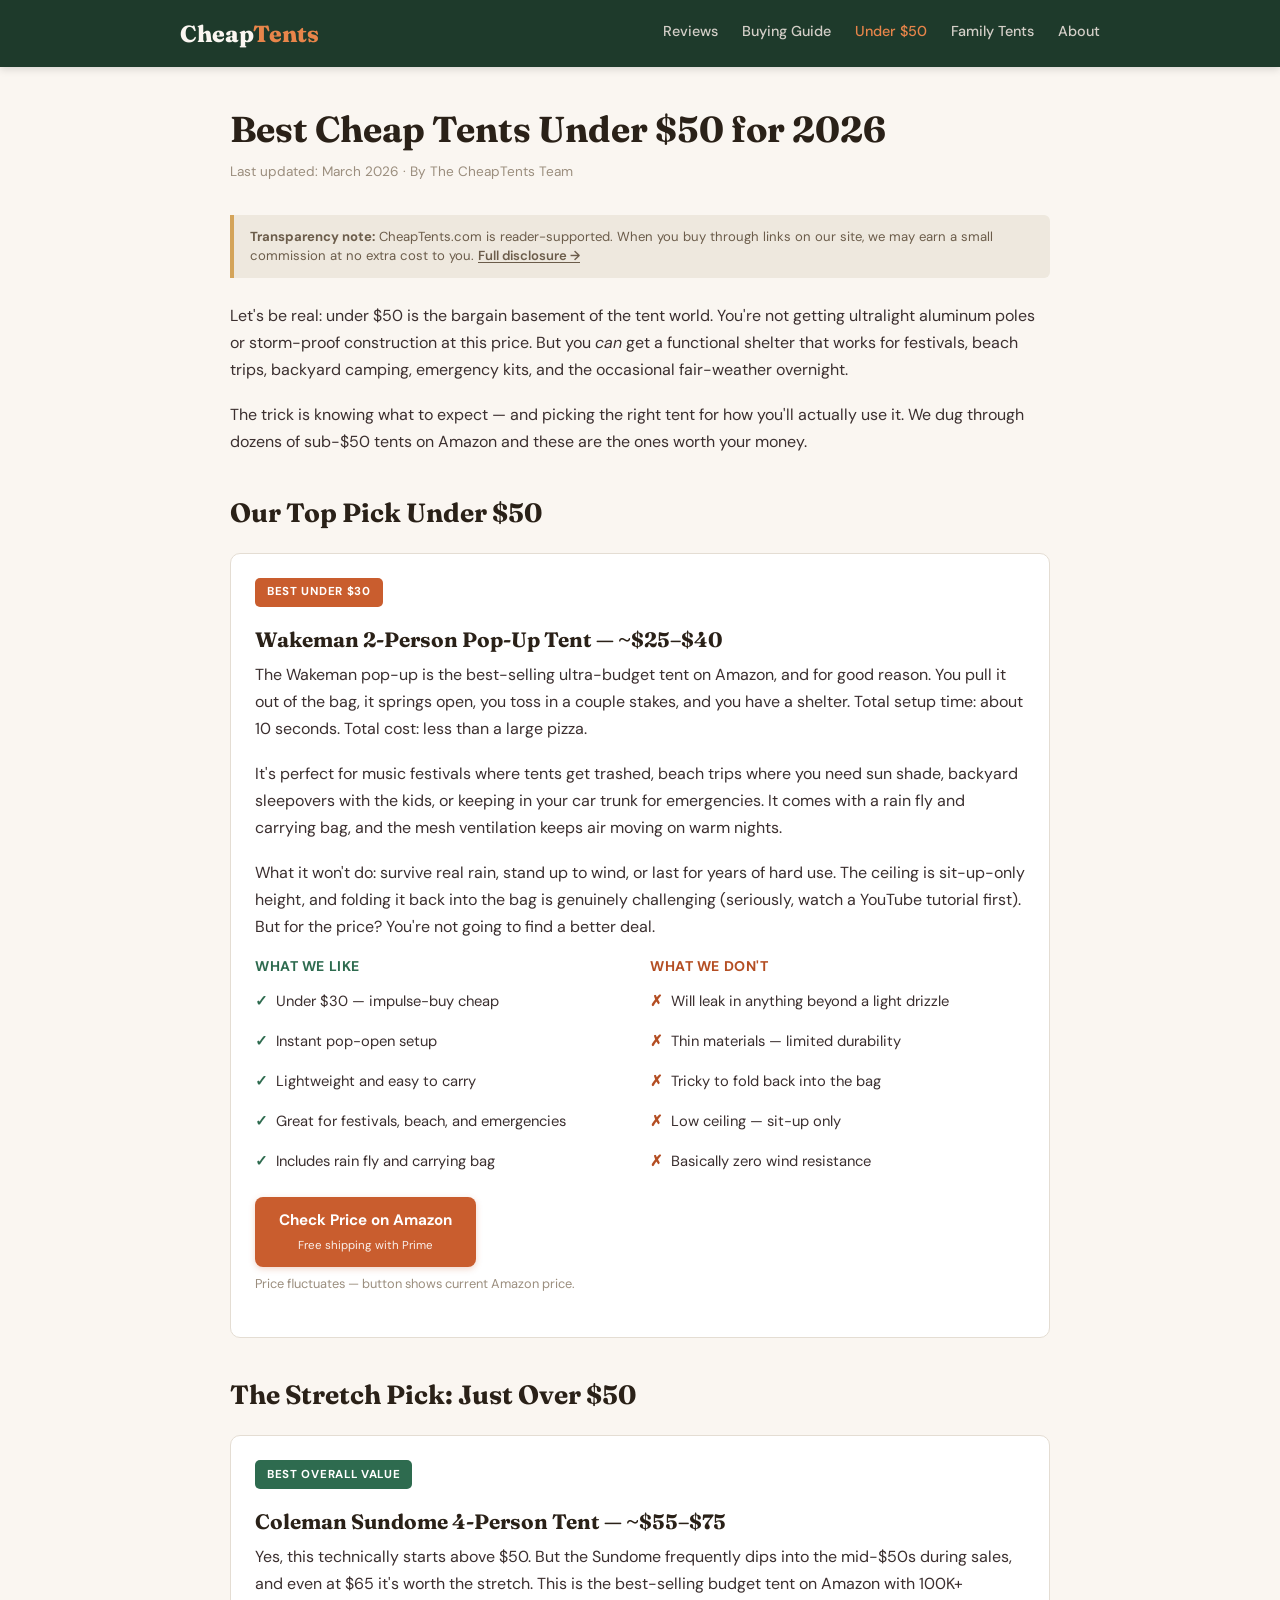
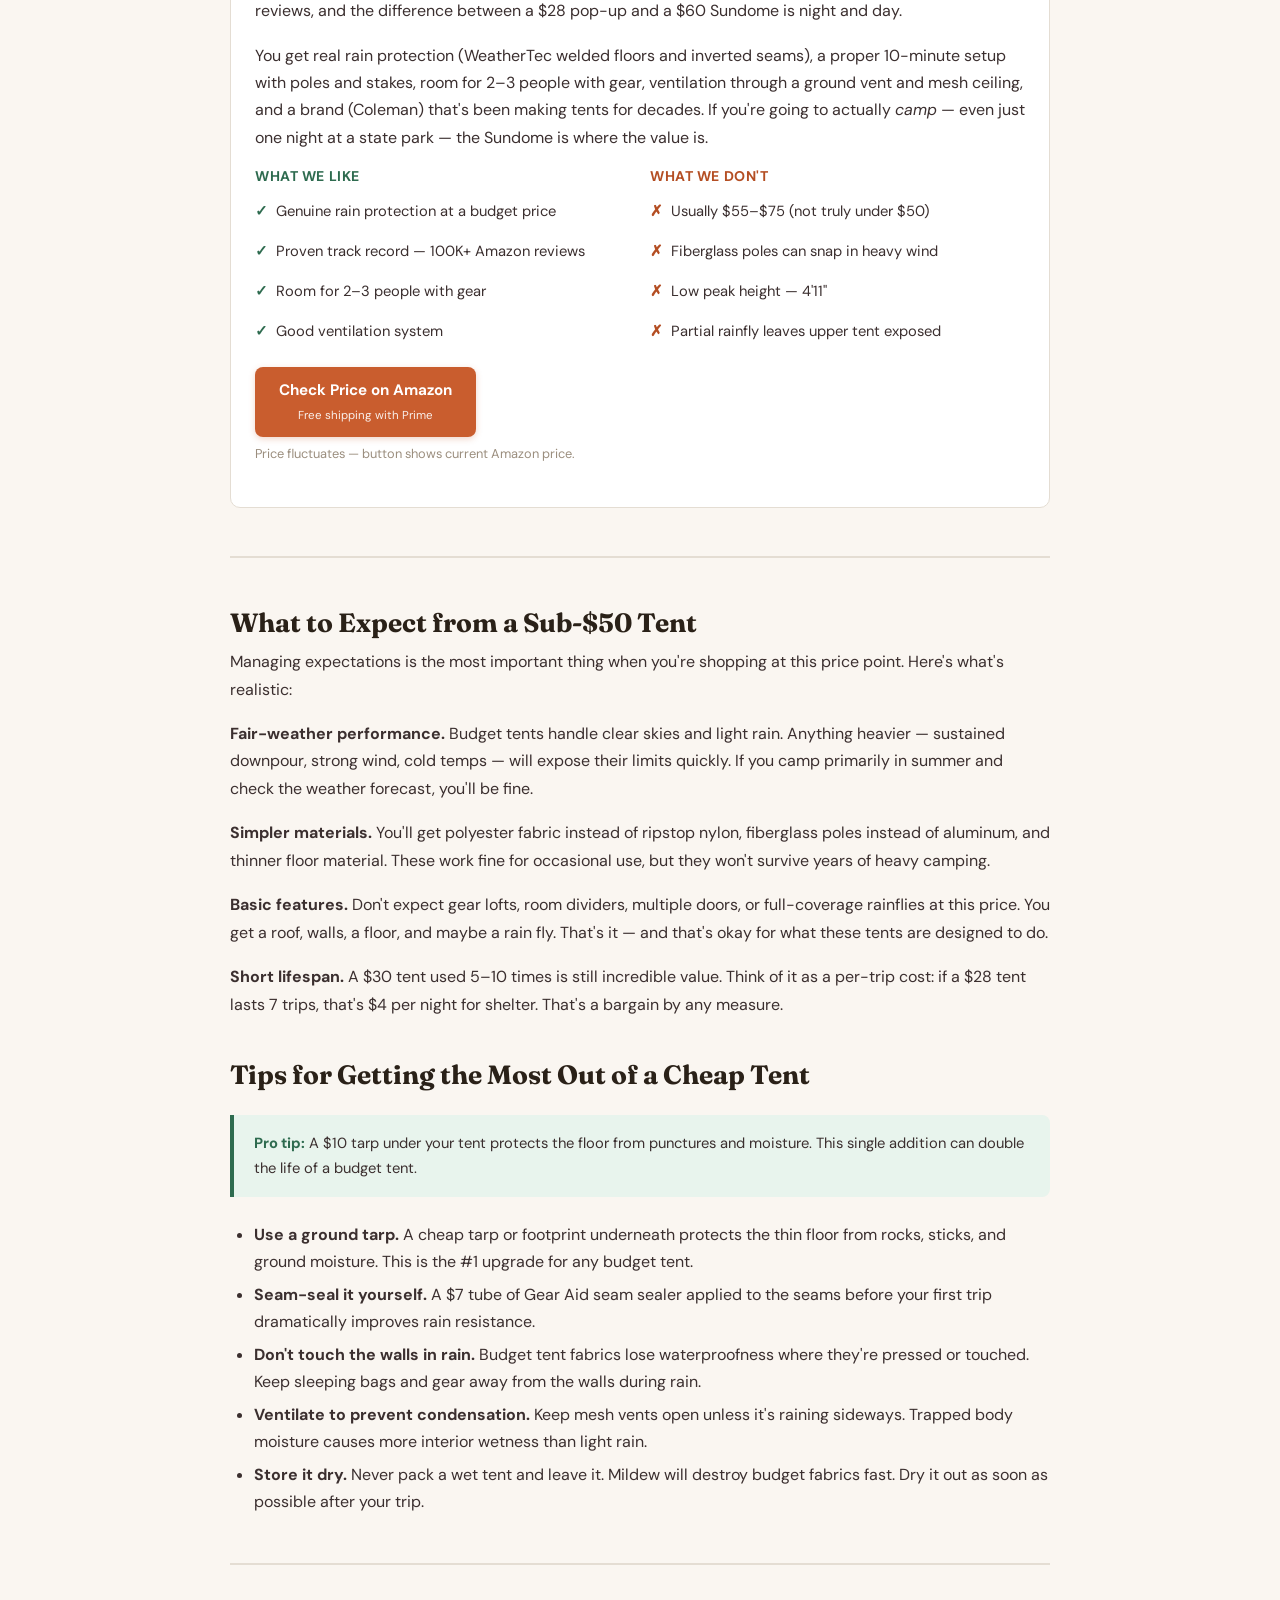
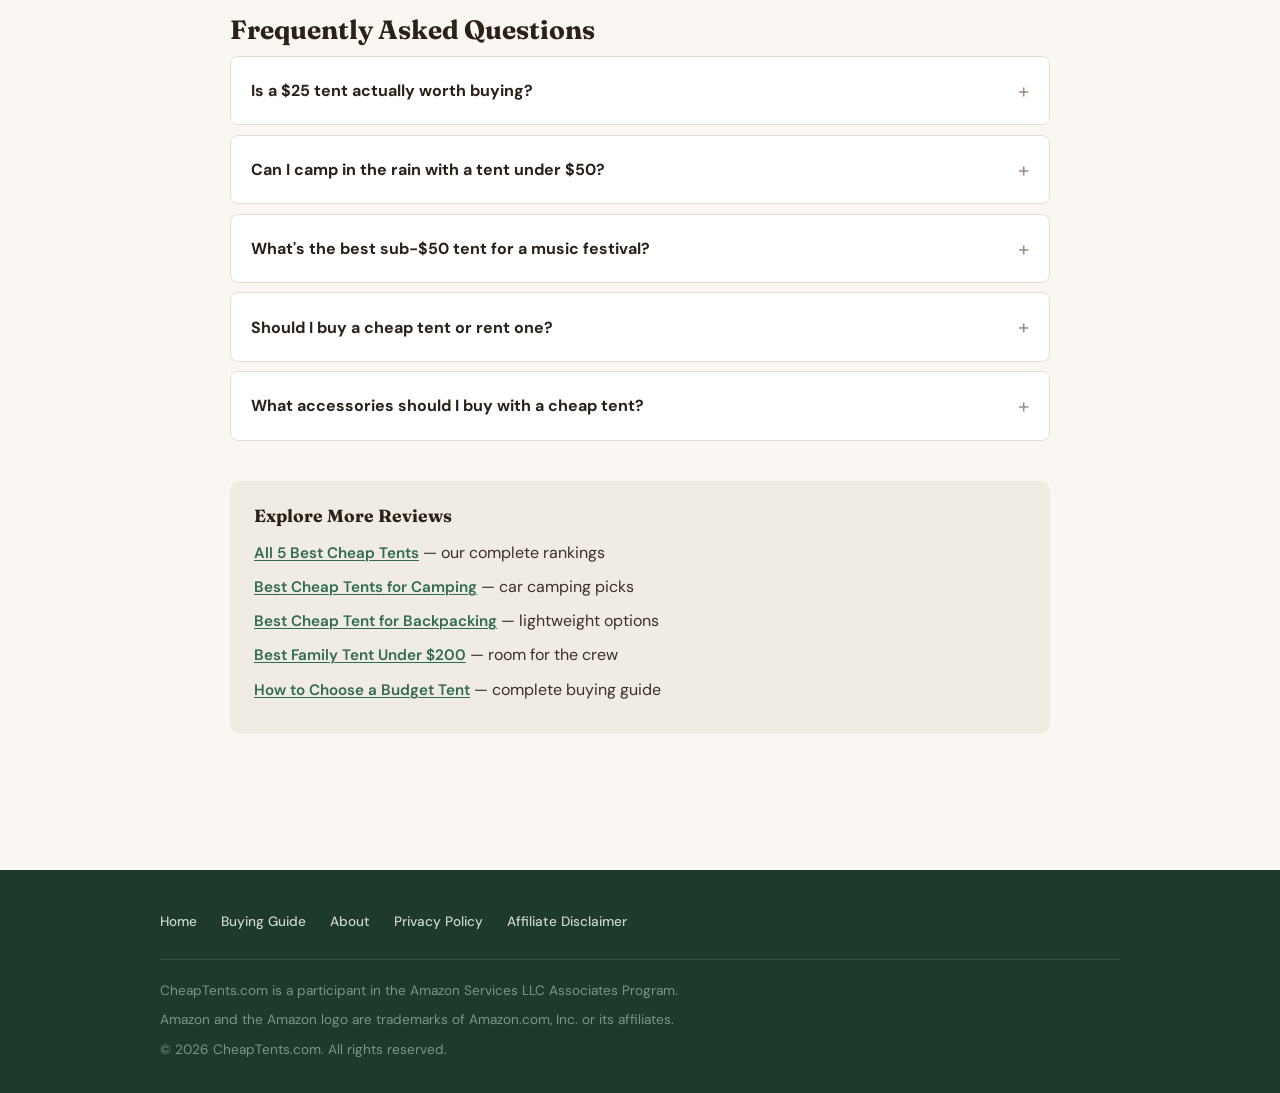
<file: best-cheap-tents-under-50.html>
<!DOCTYPE html>
<html lang="en">
<head>
  <meta charset="UTF-8">
  <meta name="viewport" content="width=device-width, initial-scale=1.0">
  <title>Best Cheap Tents Under $50 (2026) | CheapTents.com</title>
  <meta name="description" content="The best budget tents under $50 for camping, festivals, and emergencies. We tested the top picks so you don't waste your money.">
  <link rel="canonical" href="https://cheaptents.com/best-cheap-tents-under-50.html">
  <meta property="og:title" content="Best Cheap Tents Under $50 (2026)">
  <meta property="og:description" content="The best budget tents under $50 for camping, festivals, and emergencies.">
  <meta property="og:url" content="https://cheaptents.com/best-cheap-tents-under-50.html">
  <meta property="og:type" content="article">
  <meta property="og:site_name" content="CheapTents.com">
  <link rel="preconnect" href="https://fonts.googleapis.com">
  <link rel="preconnect" href="https://fonts.gstatic.com" crossorigin>
  <link href="https://fonts.googleapis.com/css2?family=DM+Sans:wght@400;500;700&family=Fraunces:wght@700;800&display=swap" rel="stylesheet">
  <link rel="stylesheet" href="style.css">
</head>
<body>

  <header class="site-header">
    <div class="header-inner">
      <a href="index.html" class="site-logo">Cheap<span>Tents</span></a>
      <button class="nav-toggle" aria-label="Toggle navigation" aria-expanded="false">&#9776;</button>
      <nav class="site-nav" aria-label="Main navigation">
        <ul>
          <li><a href="index.html">Reviews</a></li>
          <li><a href="buying-guide.html">Buying Guide</a></li>
          <li><a href="best-cheap-tents-under-50.html" class="active">Under $50</a></li>
          <li><a href="best-family-tent-under-150.html">Family Tents</a></li>
          <li><a href="about.html">About</a></li>
        </ul>
      </nav>
    </div>
  </header>

  <main class="container page-content">
    <h1>Best Cheap Tents Under $50 for 2026</h1>
    <p class="page-meta">Last updated: March 2026 &middot; By The CheapTents Team</p>

    <div class="disclosure-banner">
      <strong>Transparency note:</strong> CheapTents.com is reader-supported. When you buy through links on our site, we may earn a small commission at no extra cost to you. <a href="disclaimer.html">Full disclosure &rarr;</a>
    </div>

    <p>Let's be real: under $50 is the bargain basement of the tent world. You're not getting ultralight aluminum poles or storm-proof construction at this price. But you <em>can</em> get a functional shelter that works for festivals, beach trips, backyard camping, emergency kits, and the occasional fair-weather overnight.</p>

    <p>The trick is knowing what to expect — and picking the right tent for how you'll actually use it. We dug through dozens of sub-$50 tents on Amazon and these are the ones worth your money.</p>

    <h2>Our Top Pick Under $50</h2>

    <div class="product-card-mini">
      <div class="product-review-header">
        <span class="badge badge--orange">Best Under $30</span>
      </div>
      <h3>Wakeman 2-Person Pop-Up Tent — ~$25&ndash;$40</h3>

      <p>The Wakeman pop-up is the best-selling ultra-budget tent on Amazon, and for good reason. You pull it out of the bag, it springs open, you toss in a couple stakes, and you have a shelter. Total setup time: about 10 seconds. Total cost: less than a large pizza.</p>

      <p>It's perfect for music festivals where tents get trashed, beach trips where you need sun shade, backyard sleepovers with the kids, or keeping in your car trunk for emergencies. It comes with a rain fly and carrying bag, and the mesh ventilation keeps air moving on warm nights.</p>

      <p>What it won't do: survive real rain, stand up to wind, or last for years of hard use. The ceiling is sit-up-only height, and folding it back into the bag is genuinely challenging (seriously, watch a YouTube tutorial first). But for the price? You're not going to find a better deal.</p>

      <div class="pros-cons">
        <div class="pros">
          <h4>What We Like</h4>
          <ul>
            <li>Under $30 — impulse-buy cheap</li>
            <li>Instant pop-open setup</li>
            <li>Lightweight and easy to carry</li>
            <li>Great for festivals, beach, and emergencies</li>
            <li>Includes rain fly and carrying bag</li>
          </ul>
        </div>
        <div class="cons">
          <h4>What We Don't</h4>
          <ul>
            <li>Will leak in anything beyond a light drizzle</li>
            <li>Thin materials — limited durability</li>
            <li>Tricky to fold back into the bag</li>
            <li>Low ceiling — sit-up only</li>
            <li>Basically zero wind resistance</li>
          </ul>
        </div>
      </div>

      <div class="cta-block">
        <a href="https://amzn.to/47oCFAM" class="btn-cta" target="_blank" rel="nofollow noopener">Check Price on Amazon<span class="prime-note">Free shipping with Prime</span></a>
        <p class="price-note">Price fluctuates — button shows current Amazon price.</p>
      </div>
    </div>

    <h2>The Stretch Pick: Just Over $50</h2>

    <div class="product-card-mini">
      <div class="product-review-header">
        <span class="badge">Best Overall Value</span>
      </div>
      <h3>Coleman Sundome 4-Person Tent — ~$55&ndash;$75</h3>

      <p>Yes, this technically starts above $50. But the Sundome frequently dips into the mid-$50s during sales, and even at $65 it's worth the stretch. This is the best-selling budget tent on Amazon with 100K+ reviews, and the difference between a $28 pop-up and a $60 Sundome is night and day.</p>

      <p>You get real rain protection (WeatherTec welded floors and inverted seams), a proper 10-minute setup with poles and stakes, room for 2&ndash;3 people with gear, ventilation through a ground vent and mesh ceiling, and a brand (Coleman) that's been making tents for decades. If you're going to actually <em>camp</em> — even just one night at a state park — the Sundome is where the value is.</p>

      <div class="pros-cons">
        <div class="pros">
          <h4>What We Like</h4>
          <ul>
            <li>Genuine rain protection at a budget price</li>
            <li>Proven track record — 100K+ Amazon reviews</li>
            <li>Room for 2&ndash;3 people with gear</li>
            <li>Good ventilation system</li>
          </ul>
        </div>
        <div class="cons">
          <h4>What We Don't</h4>
          <ul>
            <li>Usually $55&ndash;$75 (not truly under $50)</li>
            <li>Fiberglass poles can snap in heavy wind</li>
            <li>Low peak height — 4'11"</li>
            <li>Partial rainfly leaves upper tent exposed</li>
          </ul>
        </div>
      </div>

      <div class="cta-block">
        <a href="https://amzn.to/4syUNAg" class="btn-cta" target="_blank" rel="nofollow noopener">Check Price on Amazon<span class="prime-note">Free shipping with Prime</span></a>
        <p class="price-note">Price fluctuates — button shows current Amazon price.</p>
      </div>
    </div>

    <hr class="section-divider">

    <h2>What to Expect from a Sub-$50 Tent</h2>

    <p>Managing expectations is the most important thing when you're shopping at this price point. Here's what's realistic:</p>

    <p><strong>Fair-weather performance.</strong> Budget tents handle clear skies and light rain. Anything heavier — sustained downpour, strong wind, cold temps — will expose their limits quickly. If you camp primarily in summer and check the weather forecast, you'll be fine.</p>

    <p><strong>Simpler materials.</strong> You'll get polyester fabric instead of ripstop nylon, fiberglass poles instead of aluminum, and thinner floor material. These work fine for occasional use, but they won't survive years of heavy camping.</p>

    <p><strong>Basic features.</strong> Don't expect gear lofts, room dividers, multiple doors, or full-coverage rainflies at this price. You get a roof, walls, a floor, and maybe a rain fly. That's it — and that's okay for what these tents are designed to do.</p>

    <p><strong>Short lifespan.</strong> A $30 tent used 5&ndash;10 times is still incredible value. Think of it as a per-trip cost: if a $28 tent lasts 7 trips, that's $4 per night for shelter. That's a bargain by any measure.</p>

    <h2>Tips for Getting the Most Out of a Cheap Tent</h2>

    <div class="tip-box">
      <strong>Pro tip:</strong> A $10 tarp under your tent protects the floor from punctures and moisture. This single addition can double the life of a budget tent.
    </div>

    <ul>
      <li><strong>Use a ground tarp.</strong> A cheap tarp or footprint underneath protects the thin floor from rocks, sticks, and ground moisture. This is the #1 upgrade for any budget tent.</li>
      <li><strong>Seam-seal it yourself.</strong> A $7 tube of Gear Aid seam sealer applied to the seams before your first trip dramatically improves rain resistance.</li>
      <li><strong>Don't touch the walls in rain.</strong> Budget tent fabrics lose waterproofness where they're pressed or touched. Keep sleeping bags and gear away from the walls during rain.</li>
      <li><strong>Ventilate to prevent condensation.</strong> Keep mesh vents open unless it's raining sideways. Trapped body moisture causes more interior wetness than light rain.</li>
      <li><strong>Store it dry.</strong> Never pack a wet tent and leave it. Mildew will destroy budget fabrics fast. Dry it out as soon as possible after your trip.</li>
    </ul>

    <hr class="section-divider">

    <section class="faq-section">
      <h2>Frequently Asked Questions</h2>

      <details>
        <summary>Is a $25 tent actually worth buying?</summary>
        <div class="faq-answer">
          <p>For the right use case, absolutely. A pop-up tent like the Wakeman is perfect for festivals, beach days, and emergencies. It's not a serious camping tent, but it's excellent at what it's designed for. Think of it as disposable shelter — use it a few times, get your money's worth, and move on.</p>
        </div>
      </details>

      <details>
        <summary>Can I camp in the rain with a tent under $50?</summary>
        <div class="faq-answer">
          <p>Light rain, maybe — with seam sealer applied. Steady rain, no. If rain protection matters, stretch your budget to the Coleman Sundome (~$55&ndash;$65), which has genuine WeatherTec waterproofing. The difference in rain performance between a $30 and $60 tent is enormous.</p>
        </div>
      </details>

      <details>
        <summary>What's the best sub-$50 tent for a music festival?</summary>
        <div class="faq-answer">
          <p>The <a href="https://amzn.to/47oCFAM" target="_blank" rel="nofollow noopener">Wakeman Pop-Up</a>. Instant setup, dirt cheap (so you won't cry if it gets trashed), and lightweight enough to carry. Just don't count on it for weather protection.</p>
        </div>
      </details>

      <details>
        <summary>Should I buy a cheap tent or rent one?</summary>
        <div class="faq-answer">
          <p>At these prices, buying is almost always cheaper than renting. REI tent rentals start around $30&ndash;$40 per trip. A $28 Wakeman or $60 Sundome that lasts several trips is better value. Renting only makes sense for premium 4-season tents you'd never buy.</p>
        </div>
      </details>

      <details>
        <summary>What accessories should I buy with a cheap tent?</summary>
        <div class="faq-answer">
          <p>A ground tarp ($8&ndash;$15) is the #1 must-have — it protects the floor and improves moisture resistance. Seam sealer ($7) is a close second. Beyond that, a small camping lantern and a sleeping pad (the ground is colder than you think) complete the setup.</p>
        </div>
      </details>
    </section>

    <div class="related-links">
      <h3>Explore More Reviews</h3>
      <ul>
        <li><a href="index.html">All 5 Best Cheap Tents</a> &mdash; our complete rankings</li>
        <li><a href="best-cheap-tents-for-camping.html">Best Cheap Tents for Camping</a> &mdash; car camping picks</li>
        <li><a href="best-cheap-tent-for-backpacking.html">Best Cheap Tent for Backpacking</a> &mdash; lightweight options</li>
        <li><a href="best-family-tent-under-150.html">Best Family Tent Under $200</a> &mdash; room for the crew</li>
        <li><a href="buying-guide.html">How to Choose a Budget Tent</a> &mdash; complete buying guide</li>
      </ul>
    </div>
  </main>

  <footer class="site-footer">
    <div class="footer-inner">
      <ul class="footer-links">
        <li><a href="index.html">Home</a></li>
        <li><a href="buying-guide.html">Buying Guide</a></li>
        <li><a href="about.html">About</a></li>
        <li><a href="privacy.html">Privacy Policy</a></li>
        <li><a href="disclaimer.html">Affiliate Disclaimer</a></li>
      </ul>
      <div class="footer-disclosure">
        <p>CheapTents.com is a participant in the Amazon Services LLC Associates Program.</p>
        <p>Amazon and the Amazon logo are trademarks of Amazon.com, Inc. or its affiliates.</p>
        <p>&copy; 2026 CheapTents.com. All rights reserved.</p>
      </div>
    </div>
  </footer>

  <script>
    document.querySelector('.nav-toggle').addEventListener('click', function() {
      var nav = document.querySelector('.site-nav');
      var expanded = this.getAttribute('aria-expanded') === 'true';
      nav.classList.toggle('open');
      this.setAttribute('aria-expanded', !expanded);
    });
  </script>
  <script async defer src="https://app.visitortracking.com/assets/js/tracer.js"></script>
  <script>
  function init_tracer() {
    var tracer = new Tracer({
      websiteId: "998f2079-e1b9-4b2d-9f0e-eeeb6ec03f0e",
      async: true,
      debug: false
    });
  }
  </script>
</body>
</html>
</file>
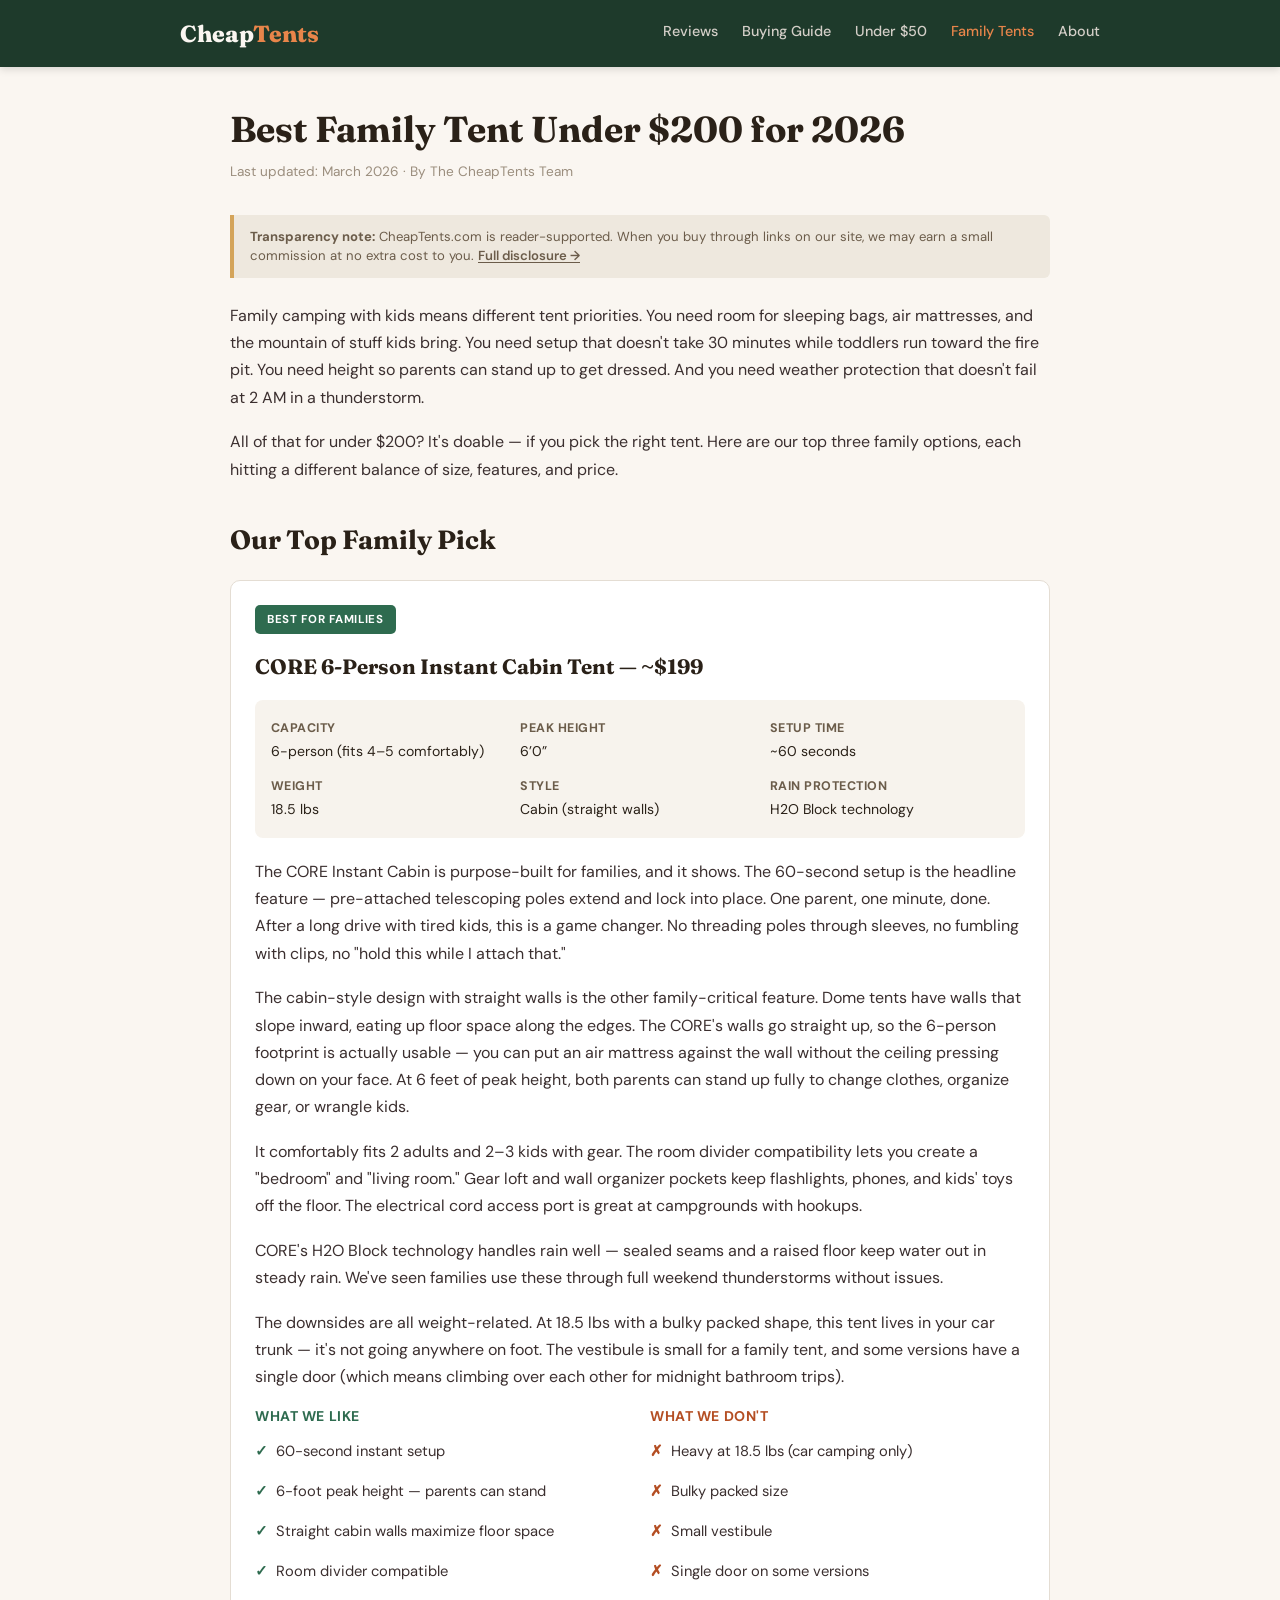
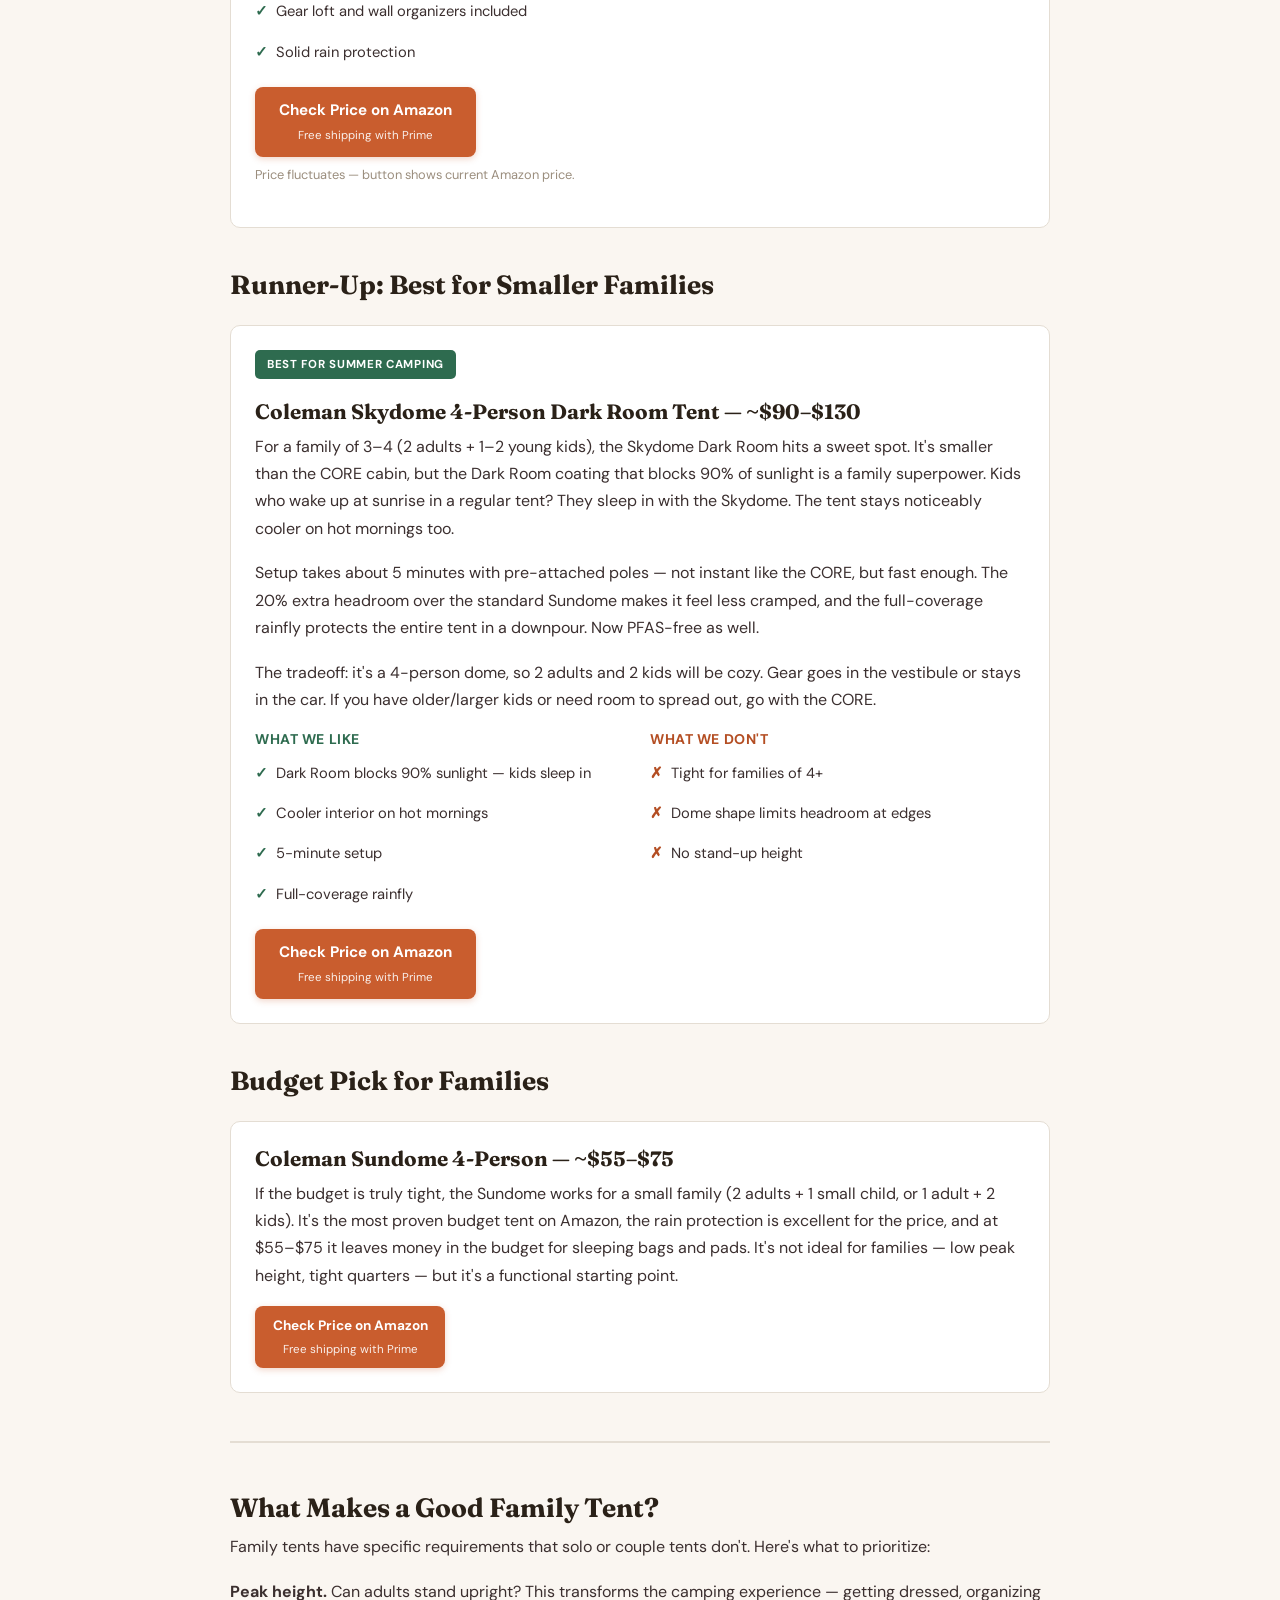
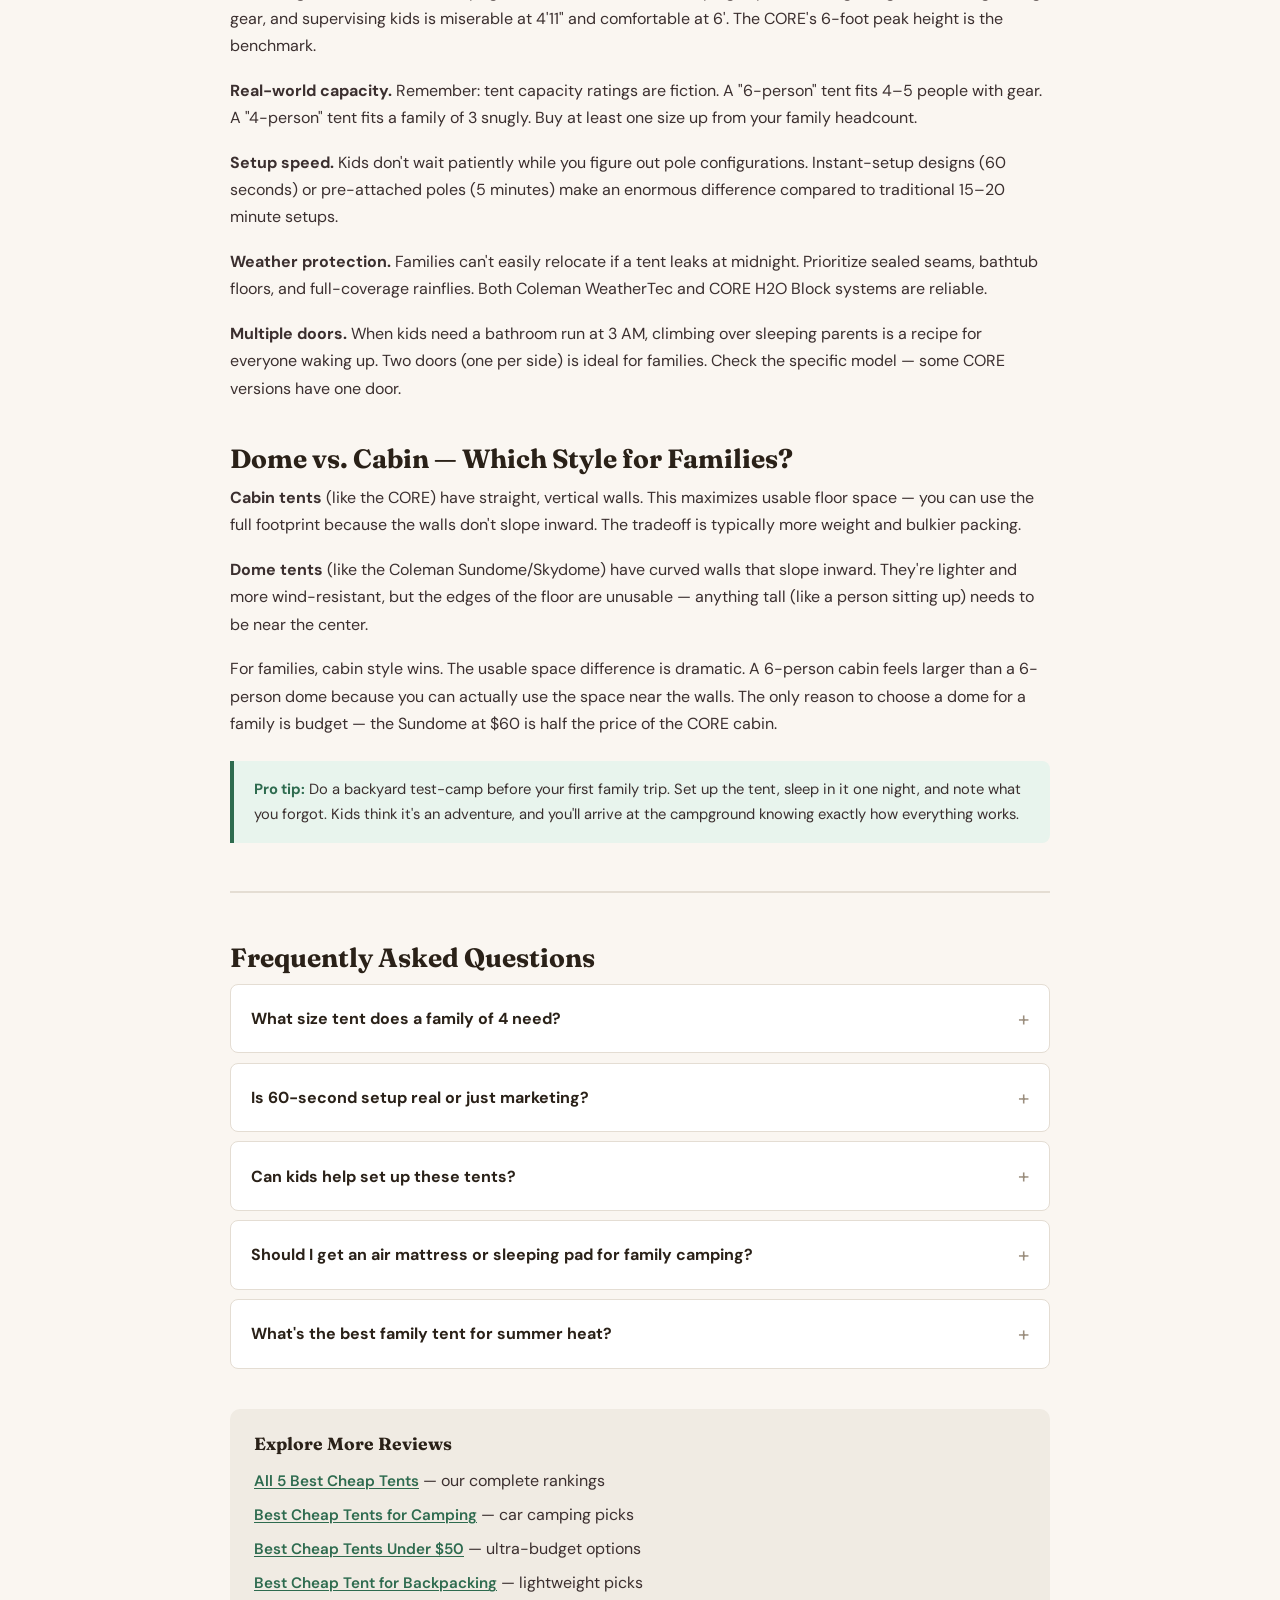
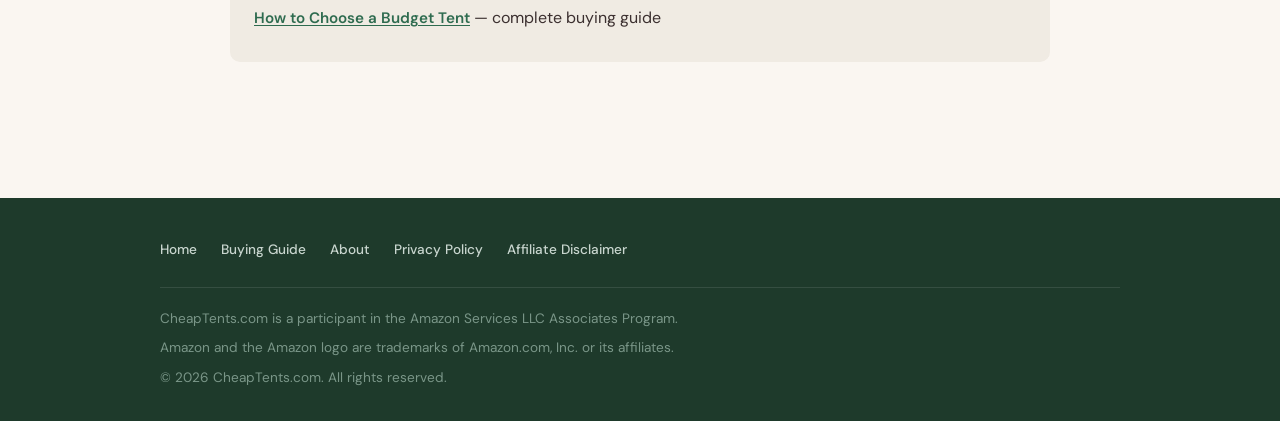
<file: best-family-tent-under-150.html>
<!DOCTYPE html>
<html lang="en">
<head>
  <meta charset="UTF-8">
  <meta name="viewport" content="width=device-width, initial-scale=1.0">
  <title>Best Family Tent Under $200 (2026) | CheapTents.com</title>
  <meta name="description" content="The best family camping tents under $200. Stand-up height, instant setup, and room for the whole crew — without breaking the bank.">
  <link rel="canonical" href="https://cheaptents.com/best-family-tent-under-150.html">
  <meta property="og:title" content="Best Family Tent Under $200 (2026)">
  <meta property="og:description" content="The best family camping tents under $200. Stand-up height, instant setup, and room for the whole crew.">
  <meta property="og:url" content="https://cheaptents.com/best-family-tent-under-150.html">
  <meta property="og:type" content="article">
  <meta property="og:site_name" content="CheapTents.com">
  <link rel="preconnect" href="https://fonts.googleapis.com">
  <link rel="preconnect" href="https://fonts.gstatic.com" crossorigin>
  <link href="https://fonts.googleapis.com/css2?family=DM+Sans:wght@400;500;700&family=Fraunces:wght@700;800&display=swap" rel="stylesheet">
  <link rel="stylesheet" href="style.css">
</head>
<body>

  <header class="site-header">
    <div class="header-inner">
      <a href="index.html" class="site-logo">Cheap<span>Tents</span></a>
      <button class="nav-toggle" aria-label="Toggle navigation" aria-expanded="false">&#9776;</button>
      <nav class="site-nav" aria-label="Main navigation">
        <ul>
          <li><a href="index.html">Reviews</a></li>
          <li><a href="buying-guide.html">Buying Guide</a></li>
          <li><a href="best-cheap-tents-under-50.html">Under $50</a></li>
          <li><a href="best-family-tent-under-150.html" class="active">Family Tents</a></li>
          <li><a href="about.html">About</a></li>
        </ul>
      </nav>
    </div>
  </header>

  <main class="container page-content">
    <h1>Best Family Tent Under $200 for 2026</h1>
    <p class="page-meta">Last updated: March 2026 &middot; By The CheapTents Team</p>

    <div class="disclosure-banner">
      <strong>Transparency note:</strong> CheapTents.com is reader-supported. When you buy through links on our site, we may earn a small commission at no extra cost to you. <a href="disclaimer.html">Full disclosure &rarr;</a>
    </div>

    <p>Family camping with kids means different tent priorities. You need room for sleeping bags, air mattresses, and the mountain of stuff kids bring. You need setup that doesn't take 30 minutes while toddlers run toward the fire pit. You need height so parents can stand up to get dressed. And you need weather protection that doesn't fail at 2 AM in a thunderstorm.</p>

    <p>All of that for under $200? It's doable — if you pick the right tent. Here are our top three family options, each hitting a different balance of size, features, and price.</p>

    <h2>Our Top Family Pick</h2>

    <div class="product-card-mini">
      <div class="product-review-header">
        <span class="badge">Best for Families</span>
      </div>
      <h3>CORE 6-Person Instant Cabin Tent — ~$199</h3>

      <div class="specs-grid">
        <div class="spec-item">
          <span class="spec-label">Capacity</span><br>
          <span class="spec-value">6-person (fits 4&ndash;5 comfortably)</span>
        </div>
        <div class="spec-item">
          <span class="spec-label">Peak Height</span><br>
          <span class="spec-value">6&rsquo;0&rdquo;</span>
        </div>
        <div class="spec-item">
          <span class="spec-label">Setup Time</span><br>
          <span class="spec-value">~60 seconds</span>
        </div>
        <div class="spec-item">
          <span class="spec-label">Weight</span><br>
          <span class="spec-value">18.5 lbs</span>
        </div>
        <div class="spec-item">
          <span class="spec-label">Style</span><br>
          <span class="spec-value">Cabin (straight walls)</span>
        </div>
        <div class="spec-item">
          <span class="spec-label">Rain Protection</span><br>
          <span class="spec-value">H2O Block technology</span>
        </div>
      </div>

      <p>The CORE Instant Cabin is purpose-built for families, and it shows. The 60-second setup is the headline feature — pre-attached telescoping poles extend and lock into place. One parent, one minute, done. After a long drive with tired kids, this is a game changer. No threading poles through sleeves, no fumbling with clips, no "hold this while I attach that."</p>

      <p>The cabin-style design with straight walls is the other family-critical feature. Dome tents have walls that slope inward, eating up floor space along the edges. The CORE's walls go straight up, so the 6-person footprint is actually usable — you can put an air mattress against the wall without the ceiling pressing down on your face. At 6 feet of peak height, both parents can stand up fully to change clothes, organize gear, or wrangle kids.</p>

      <p>It comfortably fits 2 adults and 2&ndash;3 kids with gear. The room divider compatibility lets you create a "bedroom" and "living room." Gear loft and wall organizer pockets keep flashlights, phones, and kids' toys off the floor. The electrical cord access port is great at campgrounds with hookups.</p>

      <p>CORE's H2O Block technology handles rain well — sealed seams and a raised floor keep water out in steady rain. We've seen families use these through full weekend thunderstorms without issues.</p>

      <p>The downsides are all weight-related. At 18.5 lbs with a bulky packed shape, this tent lives in your car trunk — it's not going anywhere on foot. The vestibule is small for a family tent, and some versions have a single door (which means climbing over each other for midnight bathroom trips).</p>

      <div class="pros-cons">
        <div class="pros">
          <h4>What We Like</h4>
          <ul>
            <li>60-second instant setup</li>
            <li>6-foot peak height — parents can stand</li>
            <li>Straight cabin walls maximize floor space</li>
            <li>Room divider compatible</li>
            <li>Gear loft and wall organizers included</li>
            <li>Solid rain protection</li>
          </ul>
        </div>
        <div class="cons">
          <h4>What We Don't</h4>
          <ul>
            <li>Heavy at 18.5 lbs (car camping only)</li>
            <li>Bulky packed size</li>
            <li>Small vestibule</li>
            <li>Single door on some versions</li>
          </ul>
        </div>
      </div>

      <div class="cta-block">
        <a href="https://amzn.to/3PC7UCo" class="btn-cta" target="_blank" rel="nofollow noopener">Check Price on Amazon<span class="prime-note">Free shipping with Prime</span></a>
        <p class="price-note">Price fluctuates — button shows current Amazon price.</p>
      </div>
    </div>

    <h2>Runner-Up: Best for Smaller Families</h2>

    <div class="product-card-mini">
      <div class="product-review-header">
        <span class="badge">Best for Summer Camping</span>
      </div>
      <h3>Coleman Skydome 4-Person Dark Room Tent — ~$90&ndash;$130</h3>

      <p>For a family of 3&ndash;4 (2 adults + 1&ndash;2 young kids), the Skydome Dark Room hits a sweet spot. It's smaller than the CORE cabin, but the Dark Room coating that blocks 90% of sunlight is a family superpower. Kids who wake up at sunrise in a regular tent? They sleep in with the Skydome. The tent stays noticeably cooler on hot mornings too.</p>

      <p>Setup takes about 5 minutes with pre-attached poles — not instant like the CORE, but fast enough. The 20% extra headroom over the standard Sundome makes it feel less cramped, and the full-coverage rainfly protects the entire tent in a downpour. Now PFAS-free as well.</p>

      <p>The tradeoff: it's a 4-person dome, so 2 adults and 2 kids will be cozy. Gear goes in the vestibule or stays in the car. If you have older/larger kids or need room to spread out, go with the CORE.</p>

      <div class="pros-cons">
        <div class="pros">
          <h4>What We Like</h4>
          <ul>
            <li>Dark Room blocks 90% sunlight — kids sleep in</li>
            <li>Cooler interior on hot mornings</li>
            <li>5-minute setup</li>
            <li>Full-coverage rainfly</li>
          </ul>
        </div>
        <div class="cons">
          <h4>What We Don't</h4>
          <ul>
            <li>Tight for families of 4+</li>
            <li>Dome shape limits headroom at edges</li>
            <li>No stand-up height</li>
          </ul>
        </div>
      </div>

      <div class="cta-block">
        <a href="https://amzn.to/4sGsFve" class="btn-cta" target="_blank" rel="nofollow noopener">Check Price on Amazon<span class="prime-note">Free shipping with Prime</span></a>
      </div>
    </div>

    <h2>Budget Pick for Families</h2>

    <div class="product-card-mini">
      <h3>Coleman Sundome 4-Person — ~$55&ndash;$75</h3>

      <p>If the budget is truly tight, the Sundome works for a small family (2 adults + 1 small child, or 1 adult + 2 kids). It's the most proven budget tent on Amazon, the rain protection is excellent for the price, and at $55&ndash;$75 it leaves money in the budget for sleeping bags and pads. It's not ideal for families — low peak height, tight quarters — but it's a functional starting point.</p>

      <div class="cta-block">
        <a href="https://amzn.to/4syUNAg" class="btn-cta btn-cta--small" target="_blank" rel="nofollow noopener">Check Price on Amazon<span class="prime-note">Free shipping with Prime</span></a>
      </div>
    </div>

    <hr class="section-divider">

    <h2>What Makes a Good Family Tent?</h2>

    <p>Family tents have specific requirements that solo or couple tents don't. Here's what to prioritize:</p>

    <p><strong>Peak height.</strong> Can adults stand upright? This transforms the camping experience — getting dressed, organizing gear, and supervising kids is miserable at 4'11" and comfortable at 6'. The CORE's 6-foot peak height is the benchmark.</p>

    <p><strong>Real-world capacity.</strong> Remember: tent capacity ratings are fiction. A "6-person" tent fits 4&ndash;5 people with gear. A "4-person" tent fits a family of 3 snugly. Buy at least one size up from your family headcount.</p>

    <p><strong>Setup speed.</strong> Kids don't wait patiently while you figure out pole configurations. Instant-setup designs (60 seconds) or pre-attached poles (5 minutes) make an enormous difference compared to traditional 15&ndash;20 minute setups.</p>

    <p><strong>Weather protection.</strong> Families can't easily relocate if a tent leaks at midnight. Prioritize sealed seams, bathtub floors, and full-coverage rainflies. Both Coleman WeatherTec and CORE H2O Block systems are reliable.</p>

    <p><strong>Multiple doors.</strong> When kids need a bathroom run at 3 AM, climbing over sleeping parents is a recipe for everyone waking up. Two doors (one per side) is ideal for families. Check the specific model — some CORE versions have one door.</p>

    <h2>Dome vs. Cabin — Which Style for Families?</h2>

    <p><strong>Cabin tents</strong> (like the CORE) have straight, vertical walls. This maximizes usable floor space — you can use the full footprint because the walls don't slope inward. The tradeoff is typically more weight and bulkier packing.</p>

    <p><strong>Dome tents</strong> (like the Coleman Sundome/Skydome) have curved walls that slope inward. They're lighter and more wind-resistant, but the edges of the floor are unusable — anything tall (like a person sitting up) needs to be near the center.</p>

    <p>For families, cabin style wins. The usable space difference is dramatic. A 6-person cabin feels larger than a 6-person dome because you can actually use the space near the walls. The only reason to choose a dome for a family is budget — the Sundome at $60 is half the price of the CORE cabin.</p>

    <div class="tip-box">
      <strong>Pro tip:</strong> Do a backyard test-camp before your first family trip. Set up the tent, sleep in it one night, and note what you forgot. Kids think it's an adventure, and you'll arrive at the campground knowing exactly how everything works.
    </div>

    <hr class="section-divider">

    <section class="faq-section">
      <h2>Frequently Asked Questions</h2>

      <details>
        <summary>What size tent does a family of 4 need?</summary>
        <div class="faq-answer">
          <p>A 6-person tent minimum. Tent capacity ratings assume zero gear and body-to-body sleeping. A family of 4 with air mattresses, bags, and gear needs a 6-person tent to be comfortable. An 8-person tent gives you room to spread out and store gear inside.</p>
        </div>
      </details>

      <details>
        <summary>Is 60-second setup real or just marketing?</summary>
        <div class="faq-answer">
          <p>With the CORE Instant Cabin, it's genuinely close to reality. The poles are pre-attached — you unfold the tent, extend each pole section until it clicks, and stake the corners. First-time setup takes about 2 minutes while you figure out the sequence. After that, under a minute is realistic. It's dramatically faster than traditional pole-threading setup.</p>
        </div>
      </details>

      <details>
        <summary>Can kids help set up these tents?</summary>
        <div class="faq-answer">
          <p>The CORE Instant Cabin is the most kid-friendly for setup — extending the telescoping poles is intuitive and fun. Kids can also handle staking. The Coleman tents require more coordination with pole threading that's harder for young kids. Either way, giving kids a job (even just "hold this corner") makes setup faster and gives them ownership.</p>
        </div>
      </details>

      <details>
        <summary>Should I get an air mattress or sleeping pad for family camping?</summary>
        <div class="faq-answer">
          <p>For car camping with a cabin tent, an air mattress is the comfort move — queen-size fits in the CORE 6-person with room alongside for kids' pads. Bring a manual or battery pump. For dome tents, individual sleeping pads work better because they can flex with the sloped walls. Never sleep directly on the tent floor — ground cold comes through fast.</p>
        </div>
      </details>

      <details>
        <summary>What's the best family tent for summer heat?</summary>
        <div class="faq-answer">
          <p>The <strong>Coleman Skydome Dark Room</strong>. The 90% sunlight-blocking coating keeps the interior dramatically cooler than standard tents. Regular tents become greenhouses by 7 AM in summer — the Skydome stays dark and cool well past sunrise. It's the single best feature for hot-weather family camping.</p>
        </div>
      </details>
    </section>

    <div class="related-links">
      <h3>Explore More Reviews</h3>
      <ul>
        <li><a href="index.html">All 5 Best Cheap Tents</a> &mdash; our complete rankings</li>
        <li><a href="best-cheap-tents-for-camping.html">Best Cheap Tents for Camping</a> &mdash; car camping picks</li>
        <li><a href="best-cheap-tents-under-50.html">Best Cheap Tents Under $50</a> &mdash; ultra-budget options</li>
        <li><a href="best-cheap-tent-for-backpacking.html">Best Cheap Tent for Backpacking</a> &mdash; lightweight picks</li>
        <li><a href="buying-guide.html">How to Choose a Budget Tent</a> &mdash; complete buying guide</li>
      </ul>
    </div>
  </main>

  <footer class="site-footer">
    <div class="footer-inner">
      <ul class="footer-links">
        <li><a href="index.html">Home</a></li>
        <li><a href="buying-guide.html">Buying Guide</a></li>
        <li><a href="about.html">About</a></li>
        <li><a href="privacy.html">Privacy Policy</a></li>
        <li><a href="disclaimer.html">Affiliate Disclaimer</a></li>
      </ul>
      <div class="footer-disclosure">
        <p>CheapTents.com is a participant in the Amazon Services LLC Associates Program.</p>
        <p>Amazon and the Amazon logo are trademarks of Amazon.com, Inc. or its affiliates.</p>
        <p>&copy; 2026 CheapTents.com. All rights reserved.</p>
      </div>
    </div>
  </footer>

  <script>
    document.querySelector('.nav-toggle').addEventListener('click', function() {
      var nav = document.querySelector('.site-nav');
      var expanded = this.getAttribute('aria-expanded') === 'true';
      nav.classList.toggle('open');
      this.setAttribute('aria-expanded', !expanded);
    });
  </script>
  <script async defer src="https://app.visitortracking.com/assets/js/tracer.js"></script>
  <script>
  function init_tracer() {
    var tracer = new Tracer({
      websiteId: "998f2079-e1b9-4b2d-9f0e-eeeb6ec03f0e",
      async: true,
      debug: false
    });
  }
  </script>
</body>
</html>
</file>
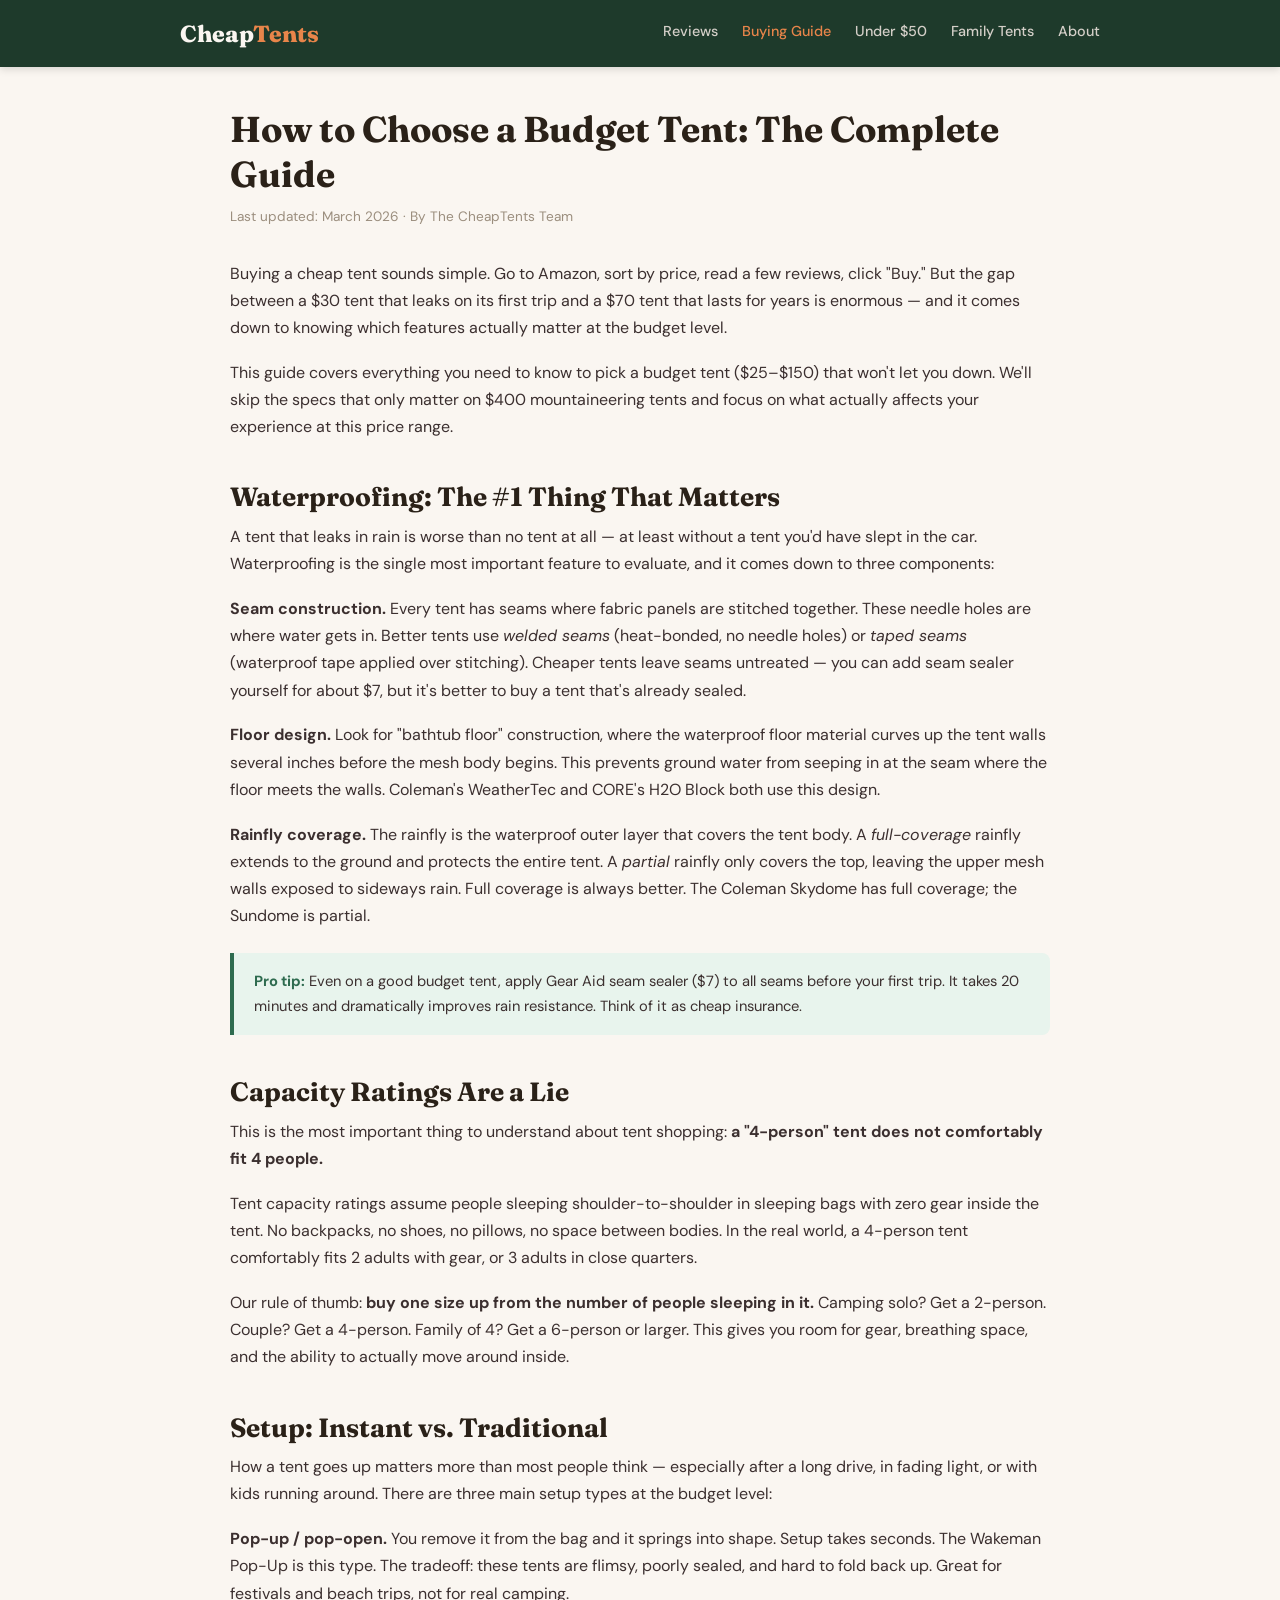
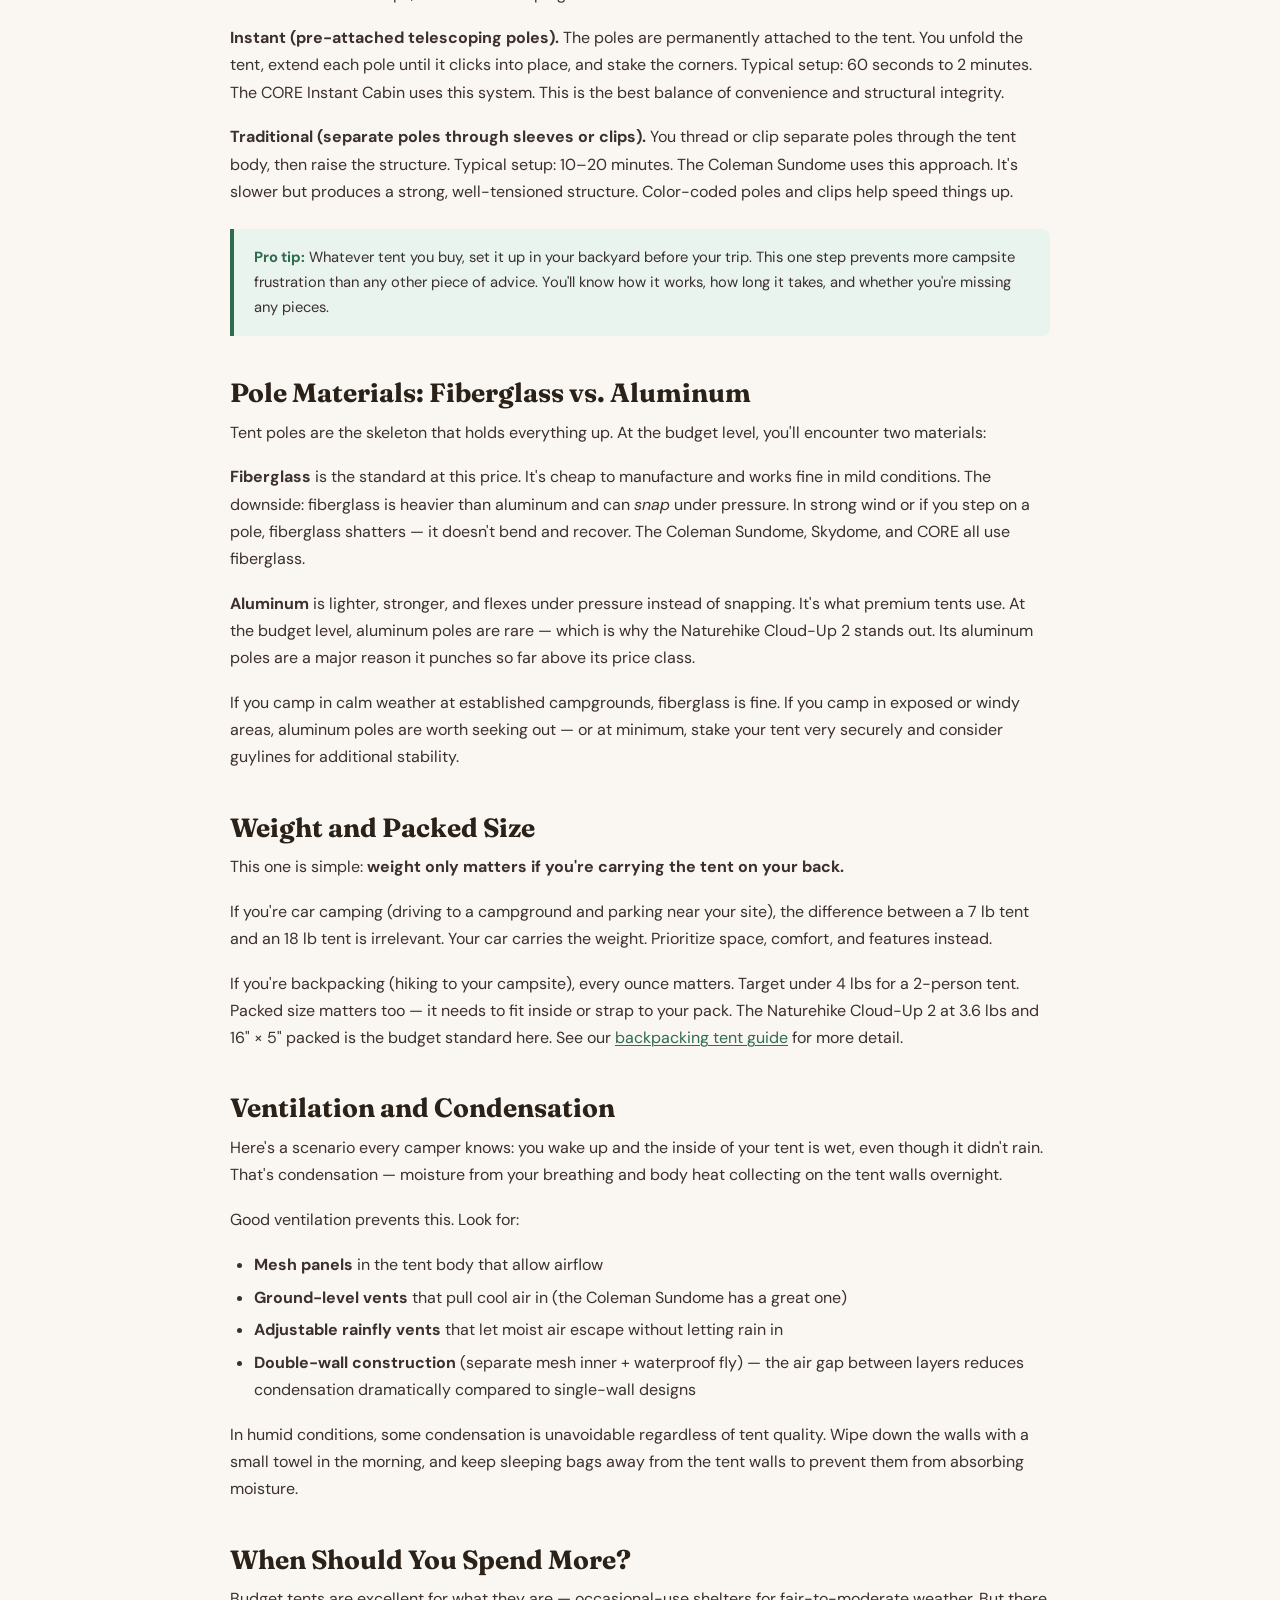
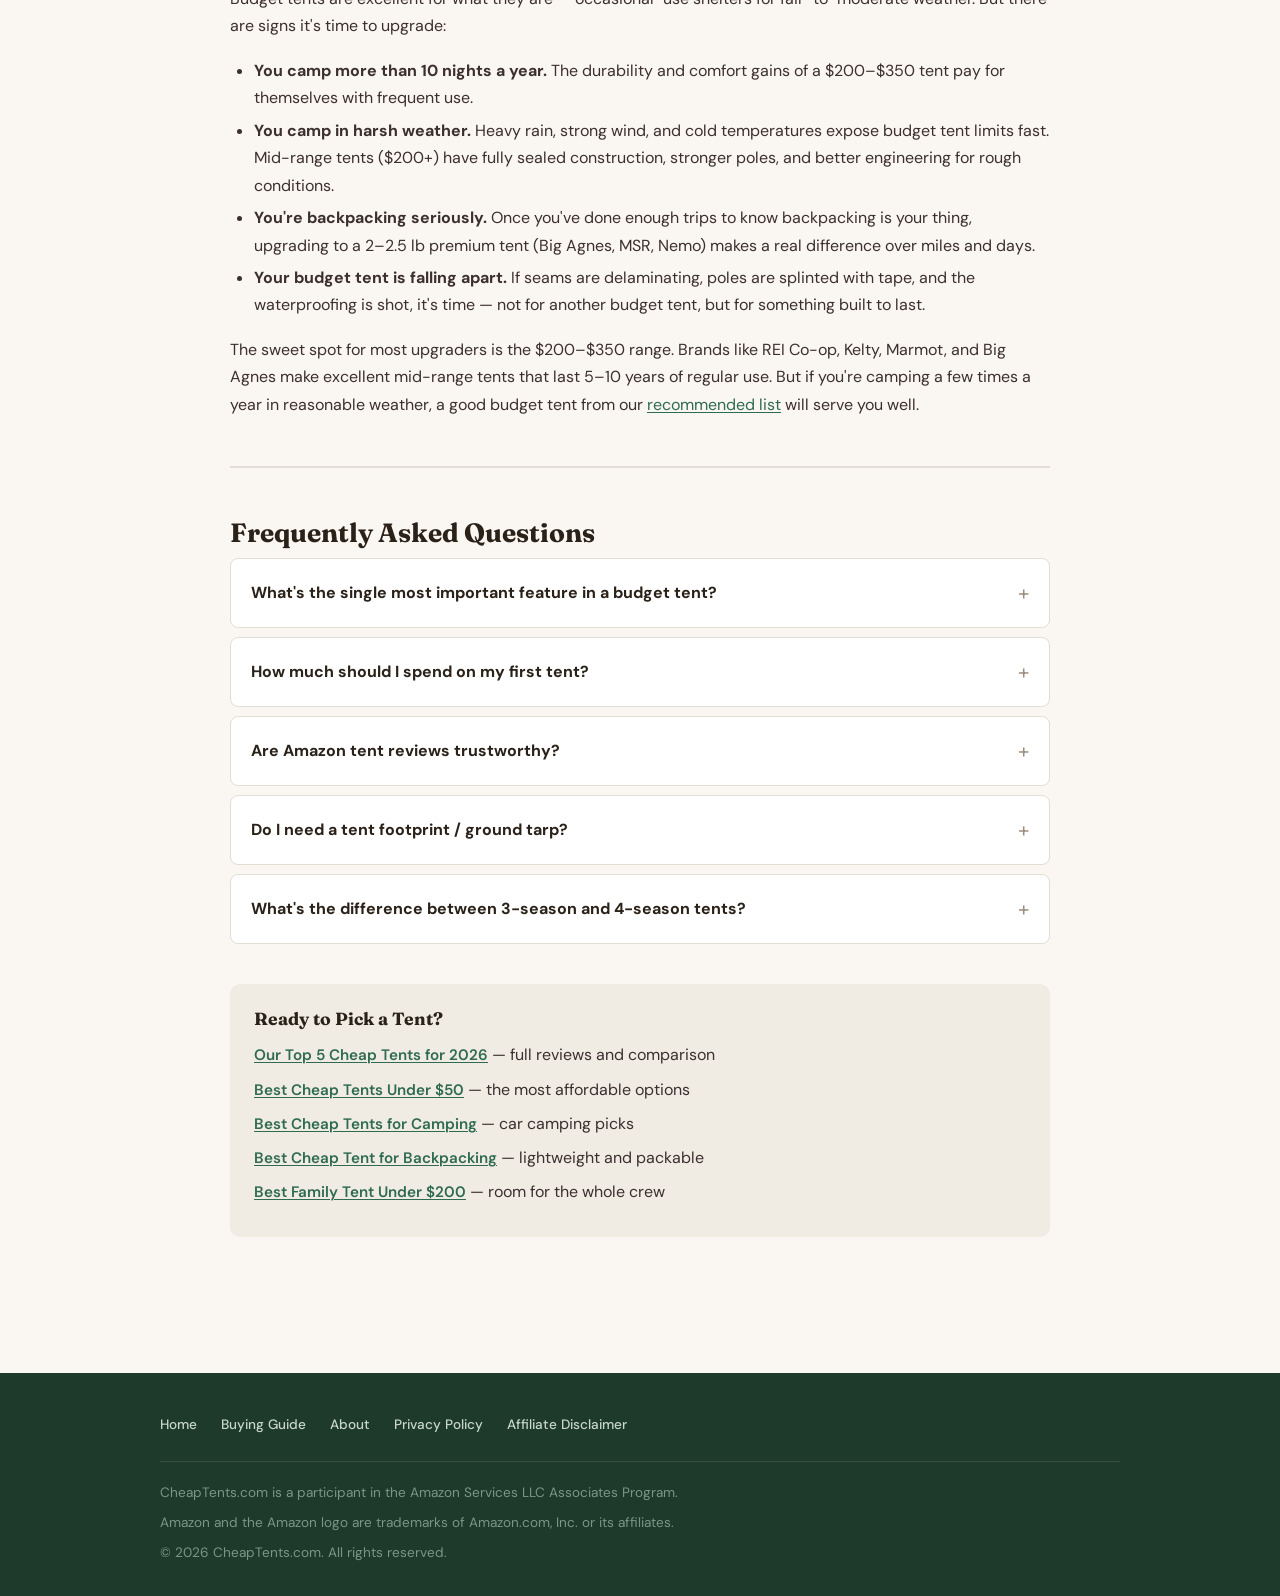
<file: buying-guide.html>
<!DOCTYPE html>
<html lang="en">
<head>
  <meta charset="UTF-8">
  <meta name="viewport" content="width=device-width, initial-scale=1.0">
  <title>How to Choose a Budget Tent — Buying Guide 2026 | CheapTents.com</title>
  <meta name="description" content="Everything you need to know before buying a cheap tent. Waterproofing, setup, capacity, materials, and when it's worth upgrading.">
  <link rel="canonical" href="https://cheaptents.com/buying-guide.html">
  <meta property="og:title" content="How to Choose a Budget Tent — Buying Guide 2026">
  <meta property="og:description" content="Everything you need to know before buying a cheap tent. Waterproofing, setup, capacity, materials, and more.">
  <meta property="og:url" content="https://cheaptents.com/buying-guide.html">
  <meta property="og:type" content="article">
  <meta property="og:site_name" content="CheapTents.com">
  <link rel="preconnect" href="https://fonts.googleapis.com">
  <link rel="preconnect" href="https://fonts.gstatic.com" crossorigin>
  <link href="https://fonts.googleapis.com/css2?family=DM+Sans:wght@400;500;700&family=Fraunces:wght@700;800&display=swap" rel="stylesheet">
  <link rel="stylesheet" href="style.css">
</head>
<body>

  <header class="site-header">
    <div class="header-inner">
      <a href="index.html" class="site-logo">Cheap<span>Tents</span></a>
      <button class="nav-toggle" aria-label="Toggle navigation" aria-expanded="false">&#9776;</button>
      <nav class="site-nav" aria-label="Main navigation">
        <ul>
          <li><a href="index.html">Reviews</a></li>
          <li><a href="buying-guide.html" class="active">Buying Guide</a></li>
          <li><a href="best-cheap-tents-under-50.html">Under $50</a></li>
          <li><a href="best-family-tent-under-150.html">Family Tents</a></li>
          <li><a href="about.html">About</a></li>
        </ul>
      </nav>
    </div>
  </header>

  <main class="container page-content">
    <h1>How to Choose a Budget Tent: The Complete Guide</h1>
    <p class="page-meta">Last updated: March 2026 &middot; By The CheapTents Team</p>

    <p>Buying a cheap tent sounds simple. Go to Amazon, sort by price, read a few reviews, click "Buy." But the gap between a $30 tent that leaks on its first trip and a $70 tent that lasts for years is enormous — and it comes down to knowing which features actually matter at the budget level.</p>

    <p>This guide covers everything you need to know to pick a budget tent ($25&ndash;$150) that won't let you down. We'll skip the specs that only matter on $400 mountaineering tents and focus on what actually affects your experience at this price range.</p>

    <h2>Waterproofing: The #1 Thing That Matters</h2>

    <p>A tent that leaks in rain is worse than no tent at all — at least without a tent you'd have slept in the car. Waterproofing is the single most important feature to evaluate, and it comes down to three components:</p>

    <p><strong>Seam construction.</strong> Every tent has seams where fabric panels are stitched together. These needle holes are where water gets in. Better tents use <em>welded seams</em> (heat-bonded, no needle holes) or <em>taped seams</em> (waterproof tape applied over stitching). Cheaper tents leave seams untreated — you can add seam sealer yourself for about $7, but it's better to buy a tent that's already sealed.</p>

    <p><strong>Floor design.</strong> Look for "bathtub floor" construction, where the waterproof floor material curves up the tent walls several inches before the mesh body begins. This prevents ground water from seeping in at the seam where the floor meets the walls. Coleman's WeatherTec and CORE's H2O Block both use this design.</p>

    <p><strong>Rainfly coverage.</strong> The rainfly is the waterproof outer layer that covers the tent body. A <em>full-coverage</em> rainfly extends to the ground and protects the entire tent. A <em>partial</em> rainfly only covers the top, leaving the upper mesh walls exposed to sideways rain. Full coverage is always better. The Coleman Skydome has full coverage; the Sundome is partial.</p>

    <div class="tip-box">
      <strong>Pro tip:</strong> Even on a good budget tent, apply Gear Aid seam sealer ($7) to all seams before your first trip. It takes 20 minutes and dramatically improves rain resistance. Think of it as cheap insurance.
    </div>

    <h2>Capacity Ratings Are a Lie</h2>

    <p>This is the most important thing to understand about tent shopping: <strong>a "4-person" tent does not comfortably fit 4 people.</strong></p>

    <p>Tent capacity ratings assume people sleeping shoulder-to-shoulder in sleeping bags with zero gear inside the tent. No backpacks, no shoes, no pillows, no space between bodies. In the real world, a 4-person tent comfortably fits 2 adults with gear, or 3 adults in close quarters.</p>

    <p>Our rule of thumb: <strong>buy one size up from the number of people sleeping in it.</strong> Camping solo? Get a 2-person. Couple? Get a 4-person. Family of 4? Get a 6-person or larger. This gives you room for gear, breathing space, and the ability to actually move around inside.</p>

    <h2>Setup: Instant vs. Traditional</h2>

    <p>How a tent goes up matters more than most people think — especially after a long drive, in fading light, or with kids running around. There are three main setup types at the budget level:</p>

    <p><strong>Pop-up / pop-open.</strong> You remove it from the bag and it springs into shape. Setup takes seconds. The Wakeman Pop-Up is this type. The tradeoff: these tents are flimsy, poorly sealed, and hard to fold back up. Great for festivals and beach trips, not for real camping.</p>

    <p><strong>Instant (pre-attached telescoping poles).</strong> The poles are permanently attached to the tent. You unfold the tent, extend each pole until it clicks into place, and stake the corners. Typical setup: 60 seconds to 2 minutes. The CORE Instant Cabin uses this system. This is the best balance of convenience and structural integrity.</p>

    <p><strong>Traditional (separate poles through sleeves or clips).</strong> You thread or clip separate poles through the tent body, then raise the structure. Typical setup: 10&ndash;20 minutes. The Coleman Sundome uses this approach. It's slower but produces a strong, well-tensioned structure. Color-coded poles and clips help speed things up.</p>

    <div class="tip-box">
      <strong>Pro tip:</strong> Whatever tent you buy, set it up in your backyard before your trip. This one step prevents more campsite frustration than any other piece of advice. You'll know how it works, how long it takes, and whether you're missing any pieces.
    </div>

    <h2>Pole Materials: Fiberglass vs. Aluminum</h2>

    <p>Tent poles are the skeleton that holds everything up. At the budget level, you'll encounter two materials:</p>

    <p><strong>Fiberglass</strong> is the standard at this price. It's cheap to manufacture and works fine in mild conditions. The downside: fiberglass is heavier than aluminum and can <em>snap</em> under pressure. In strong wind or if you step on a pole, fiberglass shatters — it doesn't bend and recover. The Coleman Sundome, Skydome, and CORE all use fiberglass.</p>

    <p><strong>Aluminum</strong> is lighter, stronger, and flexes under pressure instead of snapping. It's what premium tents use. At the budget level, aluminum poles are rare — which is why the Naturehike Cloud-Up 2 stands out. Its aluminum poles are a major reason it punches so far above its price class.</p>

    <p>If you camp in calm weather at established campgrounds, fiberglass is fine. If you camp in exposed or windy areas, aluminum poles are worth seeking out — or at minimum, stake your tent very securely and consider guylines for additional stability.</p>

    <h2>Weight and Packed Size</h2>

    <p>This one is simple: <strong>weight only matters if you're carrying the tent on your back.</strong></p>

    <p>If you're car camping (driving to a campground and parking near your site), the difference between a 7 lb tent and an 18 lb tent is irrelevant. Your car carries the weight. Prioritize space, comfort, and features instead.</p>

    <p>If you're backpacking (hiking to your campsite), every ounce matters. Target under 4 lbs for a 2-person tent. Packed size matters too — it needs to fit inside or strap to your pack. The Naturehike Cloud-Up 2 at 3.6 lbs and 16" &times; 5" packed is the budget standard here. See our <a href="best-cheap-tent-for-backpacking.html">backpacking tent guide</a> for more detail.</p>

    <h2>Ventilation and Condensation</h2>

    <p>Here's a scenario every camper knows: you wake up and the inside of your tent is wet, even though it didn't rain. That's condensation — moisture from your breathing and body heat collecting on the tent walls overnight.</p>

    <p>Good ventilation prevents this. Look for:</p>

    <ul>
      <li><strong>Mesh panels</strong> in the tent body that allow airflow</li>
      <li><strong>Ground-level vents</strong> that pull cool air in (the Coleman Sundome has a great one)</li>
      <li><strong>Adjustable rainfly vents</strong> that let moist air escape without letting rain in</li>
      <li><strong>Double-wall construction</strong> (separate mesh inner + waterproof fly) — the air gap between layers reduces condensation dramatically compared to single-wall designs</li>
    </ul>

    <p>In humid conditions, some condensation is unavoidable regardless of tent quality. Wipe down the walls with a small towel in the morning, and keep sleeping bags away from the tent walls to prevent them from absorbing moisture.</p>

    <h2>When Should You Spend More?</h2>

    <p>Budget tents are excellent for what they are — occasional-use shelters for fair-to-moderate weather. But there are signs it's time to upgrade:</p>

    <ul>
      <li><strong>You camp more than 10 nights a year.</strong> The durability and comfort gains of a $200&ndash;$350 tent pay for themselves with frequent use.</li>
      <li><strong>You camp in harsh weather.</strong> Heavy rain, strong wind, and cold temperatures expose budget tent limits fast. Mid-range tents ($200+) have fully sealed construction, stronger poles, and better engineering for rough conditions.</li>
      <li><strong>You're backpacking seriously.</strong> Once you've done enough trips to know backpacking is your thing, upgrading to a 2&ndash;2.5 lb premium tent (Big Agnes, MSR, Nemo) makes a real difference over miles and days.</li>
      <li><strong>Your budget tent is falling apart.</strong> If seams are delaminating, poles are splinted with tape, and the waterproofing is shot, it's time — not for another budget tent, but for something built to last.</li>
    </ul>

    <p>The sweet spot for most upgraders is the $200&ndash;$350 range. Brands like REI Co-op, Kelty, Marmot, and Big Agnes make excellent mid-range tents that last 5&ndash;10 years of regular use. But if you're camping a few times a year in reasonable weather, a good budget tent from our <a href="index.html">recommended list</a> will serve you well.</p>

    <hr class="section-divider">

    <section class="faq-section">
      <h2>Frequently Asked Questions</h2>

      <details>
        <summary>What's the single most important feature in a budget tent?</summary>
        <div class="faq-answer">
          <p>Waterproofing. A tent that leaks ruins your entire trip. Look for welded or taped seams, a bathtub floor, and a full-coverage rainfly. Coleman WeatherTec and CORE H2O Block are proven systems in the budget range.</p>
        </div>
      </details>

      <details>
        <summary>How much should I spend on my first tent?</summary>
        <div class="faq-answer">
          <p>$55&ndash;$75 for a reliable first tent (the Coleman Sundome sweet spot). Under $50 gets you festival/emergency tents that won't handle real camping. Over $100 gets you comfort upgrades (instant setup, dark room, more space) that are nice but not essential for a first tent.</p>
        </div>
      </details>

      <details>
        <summary>Are Amazon tent reviews trustworthy?</summary>
        <div class="faq-answer">
          <p>Mostly, for high-volume products. Tents with 10,000+ reviews (like the Coleman Sundome) have such a large sample that the overall rating is reliable. Read the 3-star reviews for the most balanced takes — 5-star reviews are often first-impression enthusiasm, and 1-star reviews are often user error. Be skeptical of tents with fewer than 500 reviews.</p>
        </div>
      </details>

      <details>
        <summary>Do I need a tent footprint / ground tarp?</summary>
        <div class="faq-answer">
          <p>Strongly recommended for budget tents. A $10 tarp underneath protects the thin floor from punctures (rocks, sticks) and adds a moisture barrier. It can double the life of a cheap tent. Cut the tarp slightly smaller than the tent footprint so rainwater doesn't pool between the tarp and floor.</p>
        </div>
      </details>

      <details>
        <summary>What's the difference between 3-season and 4-season tents?</summary>
        <div class="faq-answer">
          <p>3-season tents (spring/summer/fall) are designed for mild to moderate weather. They prioritize ventilation and are lighter. All budget tents are 3-season. 4-season tents are engineered for winter — snow loads, high wind, and sub-zero temps. They start at $300+ and are overkill for most campers.</p>
        </div>
      </details>
    </section>

    <div class="related-links">
      <h3>Ready to Pick a Tent?</h3>
      <ul>
        <li><a href="index.html">Our Top 5 Cheap Tents for 2026</a> &mdash; full reviews and comparison</li>
        <li><a href="best-cheap-tents-under-50.html">Best Cheap Tents Under $50</a> &mdash; the most affordable options</li>
        <li><a href="best-cheap-tents-for-camping.html">Best Cheap Tents for Camping</a> &mdash; car camping picks</li>
        <li><a href="best-cheap-tent-for-backpacking.html">Best Cheap Tent for Backpacking</a> &mdash; lightweight and packable</li>
        <li><a href="best-family-tent-under-150.html">Best Family Tent Under $200</a> &mdash; room for the whole crew</li>
      </ul>
    </div>
  </main>

  <footer class="site-footer">
    <div class="footer-inner">
      <ul class="footer-links">
        <li><a href="index.html">Home</a></li>
        <li><a href="buying-guide.html">Buying Guide</a></li>
        <li><a href="about.html">About</a></li>
        <li><a href="privacy.html">Privacy Policy</a></li>
        <li><a href="disclaimer.html">Affiliate Disclaimer</a></li>
      </ul>
      <div class="footer-disclosure">
        <p>CheapTents.com is a participant in the Amazon Services LLC Associates Program.</p>
        <p>Amazon and the Amazon logo are trademarks of Amazon.com, Inc. or its affiliates.</p>
        <p>&copy; 2026 CheapTents.com. All rights reserved.</p>
      </div>
    </div>
  </footer>

  <script>
    document.querySelector('.nav-toggle').addEventListener('click', function() {
      var nav = document.querySelector('.site-nav');
      var expanded = this.getAttribute('aria-expanded') === 'true';
      nav.classList.toggle('open');
      this.setAttribute('aria-expanded', !expanded);
    });
  </script>
  <script async defer src="https://app.visitortracking.com/assets/js/tracer.js"></script>
  <script>
  function init_tracer() {
    var tracer = new Tracer({
      websiteId: "998f2079-e1b9-4b2d-9f0e-eeeb6ec03f0e",
      async: true,
      debug: false
    });
  }
  </script>
</body>
</html>
</file>
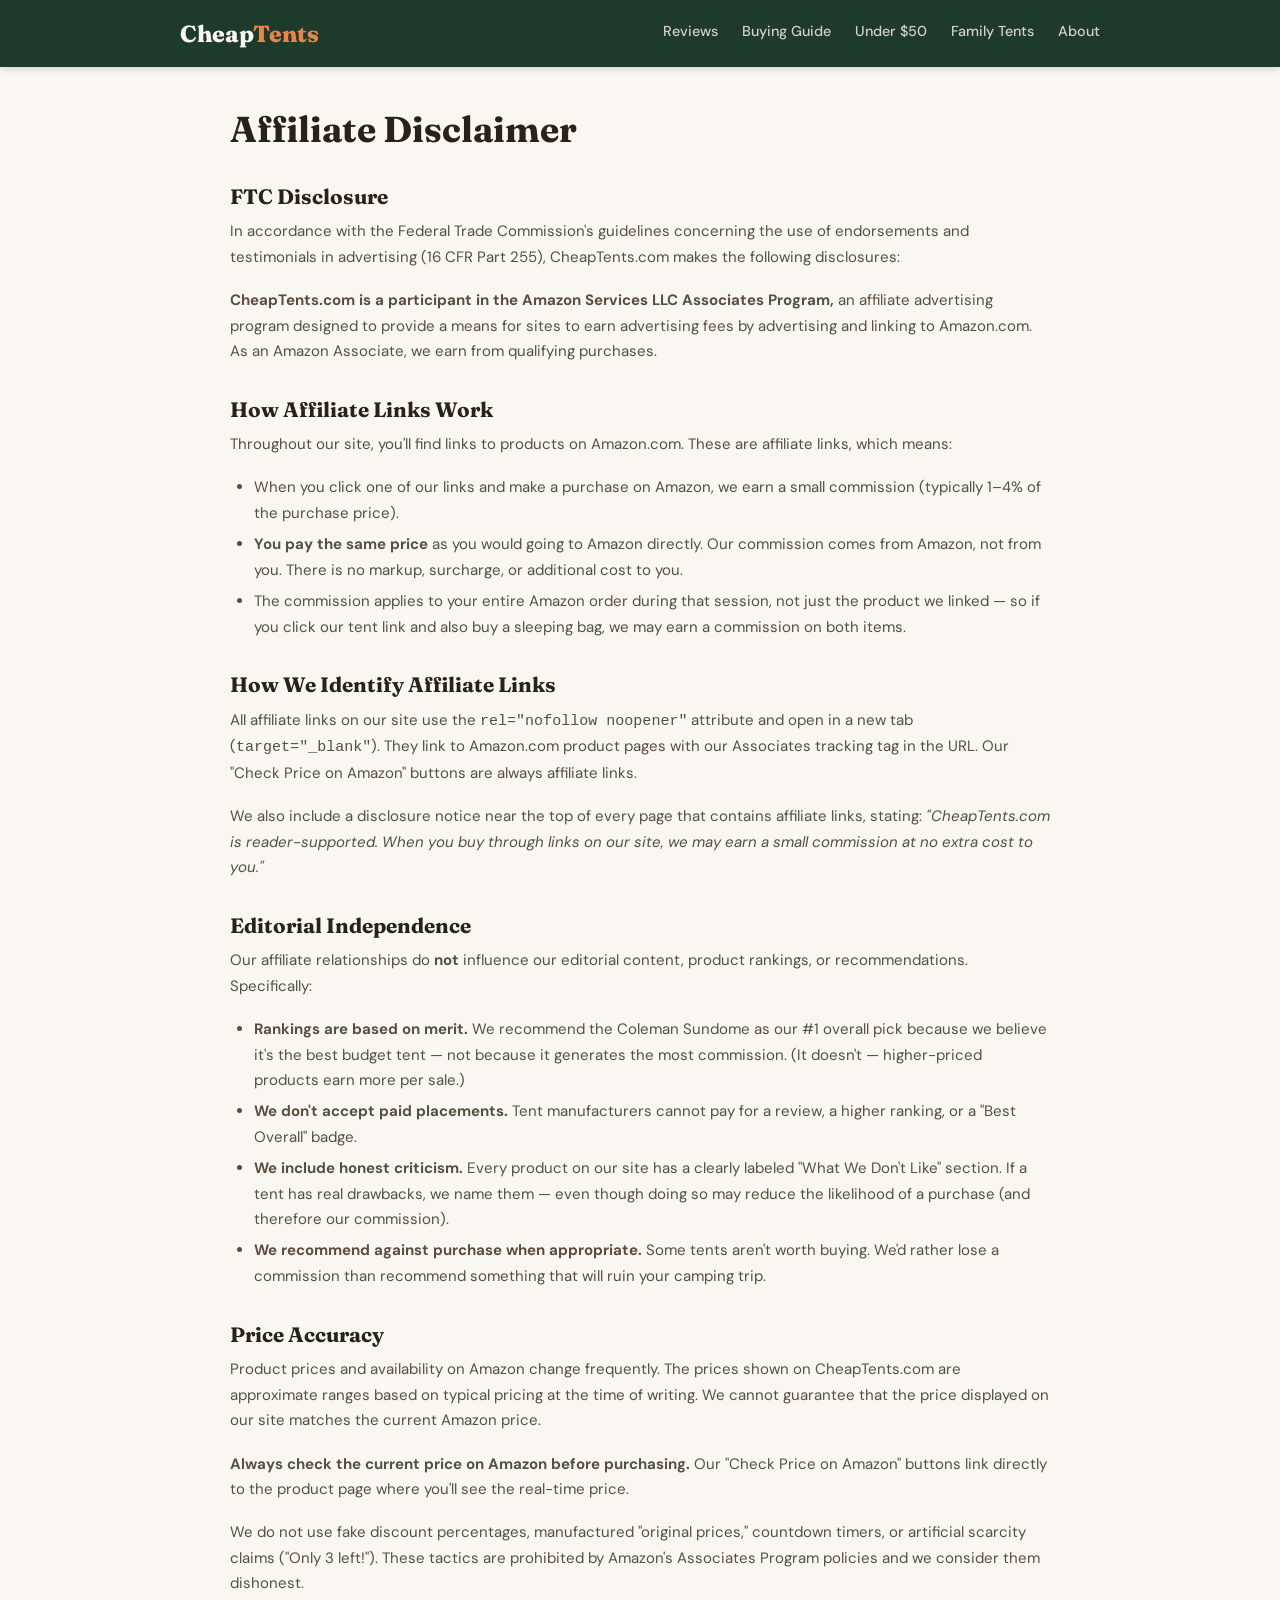
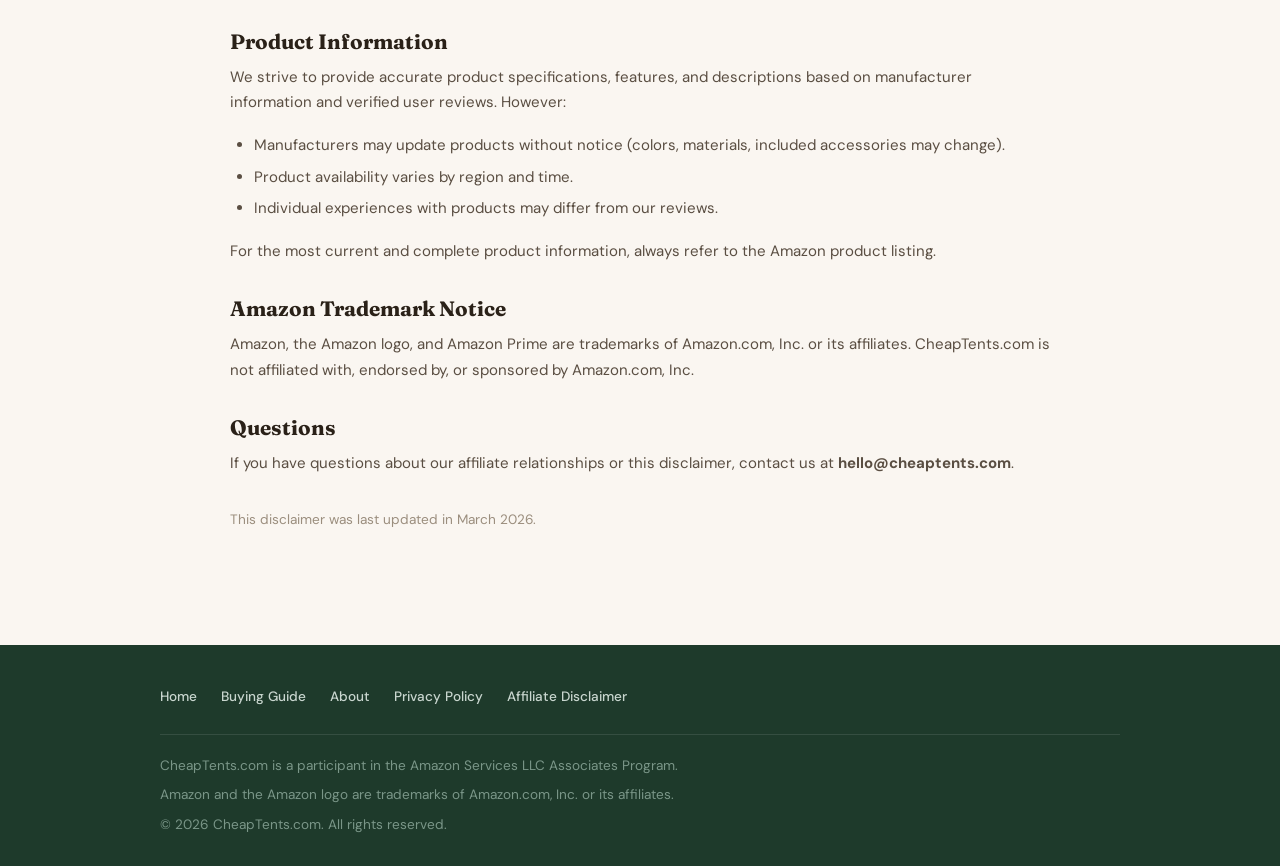
<file: disclaimer.html>
<!DOCTYPE html>
<html lang="en">
<head>
  <meta charset="UTF-8">
  <meta name="viewport" content="width=device-width, initial-scale=1.0">
  <title>Affiliate Disclaimer | CheapTents.com</title>
  <meta name="description" content="CheapTents.com affiliate disclosure. How we earn money and how it affects our recommendations (it doesn't).">
  <link rel="canonical" href="https://cheaptents.com/disclaimer.html">
  <meta property="og:title" content="Affiliate Disclaimer — CheapTents.com">
  <meta property="og:description" content="How we earn money and how it affects our recommendations.">
  <meta property="og:url" content="https://cheaptents.com/disclaimer.html">
  <meta property="og:type" content="website">
  <meta property="og:site_name" content="CheapTents.com">
  <link rel="preconnect" href="https://fonts.googleapis.com">
  <link rel="preconnect" href="https://fonts.gstatic.com" crossorigin>
  <link href="https://fonts.googleapis.com/css2?family=DM+Sans:wght@400;500;700&family=Fraunces:wght@700;800&display=swap" rel="stylesheet">
  <link rel="stylesheet" href="style.css">
</head>
<body>

  <header class="site-header">
    <div class="header-inner">
      <a href="index.html" class="site-logo">Cheap<span>Tents</span></a>
      <button class="nav-toggle" aria-label="Toggle navigation" aria-expanded="false">&#9776;</button>
      <nav class="site-nav" aria-label="Main navigation">
        <ul>
          <li><a href="index.html">Reviews</a></li>
          <li><a href="buying-guide.html">Buying Guide</a></li>
          <li><a href="best-cheap-tents-under-50.html">Under $50</a></li>
          <li><a href="best-family-tent-under-150.html">Family Tents</a></li>
          <li><a href="about.html">About</a></li>
        </ul>
      </nav>
    </div>
  </header>

  <main class="container legal-content">
    <h1>Affiliate Disclaimer</h1>

    <h2>FTC Disclosure</h2>

    <p>In accordance with the Federal Trade Commission's guidelines concerning the use of endorsements and testimonials in advertising (16 CFR Part 255), CheapTents.com makes the following disclosures:</p>

    <p><strong>CheapTents.com is a participant in the Amazon Services LLC Associates Program,</strong> an affiliate advertising program designed to provide a means for sites to earn advertising fees by advertising and linking to Amazon.com. As an Amazon Associate, we earn from qualifying purchases.</p>

    <h2>How Affiliate Links Work</h2>

    <p>Throughout our site, you'll find links to products on Amazon.com. These are affiliate links, which means:</p>

    <ul>
      <li>When you click one of our links and make a purchase on Amazon, we earn a small commission (typically 1&ndash;4% of the purchase price).</li>
      <li><strong>You pay the same price</strong> as you would going to Amazon directly. Our commission comes from Amazon, not from you. There is no markup, surcharge, or additional cost to you.</li>
      <li>The commission applies to your entire Amazon order during that session, not just the product we linked — so if you click our tent link and also buy a sleeping bag, we may earn a commission on both items.</li>
    </ul>

    <h2>How We Identify Affiliate Links</h2>

    <p>All affiliate links on our site use the <code>rel="nofollow noopener"</code> attribute and open in a new tab (<code>target="_blank"</code>). They link to Amazon.com product pages with our Associates tracking tag in the URL. Our "Check Price on Amazon" buttons are always affiliate links.</p>

    <p>We also include a disclosure notice near the top of every page that contains affiliate links, stating: <em>"CheapTents.com is reader-supported. When you buy through links on our site, we may earn a small commission at no extra cost to you."</em></p>

    <h2>Editorial Independence</h2>

    <p>Our affiliate relationships do <strong>not</strong> influence our editorial content, product rankings, or recommendations. Specifically:</p>

    <ul>
      <li><strong>Rankings are based on merit.</strong> We recommend the Coleman Sundome as our #1 overall pick because we believe it's the best budget tent — not because it generates the most commission. (It doesn't — higher-priced products earn more per sale.)</li>
      <li><strong>We don't accept paid placements.</strong> Tent manufacturers cannot pay for a review, a higher ranking, or a "Best Overall" badge.</li>
      <li><strong>We include honest criticism.</strong> Every product on our site has a clearly labeled "What We Don't Like" section. If a tent has real drawbacks, we name them — even though doing so may reduce the likelihood of a purchase (and therefore our commission).</li>
      <li><strong>We recommend against purchase when appropriate.</strong> Some tents aren't worth buying. We'd rather lose a commission than recommend something that will ruin your camping trip.</li>
    </ul>

    <h2>Price Accuracy</h2>

    <p>Product prices and availability on Amazon change frequently. The prices shown on CheapTents.com are approximate ranges based on typical pricing at the time of writing. We cannot guarantee that the price displayed on our site matches the current Amazon price.</p>

    <p><strong>Always check the current price on Amazon before purchasing.</strong> Our "Check Price on Amazon" buttons link directly to the product page where you'll see the real-time price.</p>

    <p>We do not use fake discount percentages, manufactured "original prices," countdown timers, or artificial scarcity claims ("Only 3 left!"). These tactics are prohibited by Amazon's Associates Program policies and we consider them dishonest.</p>

    <h2>Product Information</h2>

    <p>We strive to provide accurate product specifications, features, and descriptions based on manufacturer information and verified user reviews. However:</p>

    <ul>
      <li>Manufacturers may update products without notice (colors, materials, included accessories may change).</li>
      <li>Product availability varies by region and time.</li>
      <li>Individual experiences with products may differ from our reviews.</li>
    </ul>

    <p>For the most current and complete product information, always refer to the Amazon product listing.</p>

    <h2>Amazon Trademark Notice</h2>

    <p>Amazon, the Amazon logo, and Amazon Prime are trademarks of Amazon.com, Inc. or its affiliates. CheapTents.com is not affiliated with, endorsed by, or sponsored by Amazon.com, Inc.</p>

    <h2>Questions</h2>

    <p>If you have questions about our affiliate relationships or this disclaimer, contact us at <strong>hello@cheaptents.com</strong>.</p>

    <p style="margin-top: 2rem; font-size: 0.85rem; color: #9b8e7e;">This disclaimer was last updated in March 2026.</p>
  </main>

  <footer class="site-footer">
    <div class="footer-inner">
      <ul class="footer-links">
        <li><a href="index.html">Home</a></li>
        <li><a href="buying-guide.html">Buying Guide</a></li>
        <li><a href="about.html">About</a></li>
        <li><a href="privacy.html">Privacy Policy</a></li>
        <li><a href="disclaimer.html">Affiliate Disclaimer</a></li>
      </ul>
      <div class="footer-disclosure">
        <p>CheapTents.com is a participant in the Amazon Services LLC Associates Program.</p>
        <p>Amazon and the Amazon logo are trademarks of Amazon.com, Inc. or its affiliates.</p>
        <p>&copy; 2026 CheapTents.com. All rights reserved.</p>
      </div>
    </div>
  </footer>

  <script>
    document.querySelector('.nav-toggle').addEventListener('click', function() {
      var nav = document.querySelector('.site-nav');
      var expanded = this.getAttribute('aria-expanded') === 'true';
      nav.classList.toggle('open');
      this.setAttribute('aria-expanded', !expanded);
    });
  </script>
  <script async defer src="https://app.visitortracking.com/assets/js/tracer.js"></script>
  <script>
  function init_tracer() {
    var tracer = new Tracer({
      websiteId: "998f2079-e1b9-4b2d-9f0e-eeeb6ec03f0e",
      async: true,
      debug: false
    });
  }
  </script>
</body>
</html>
</file>
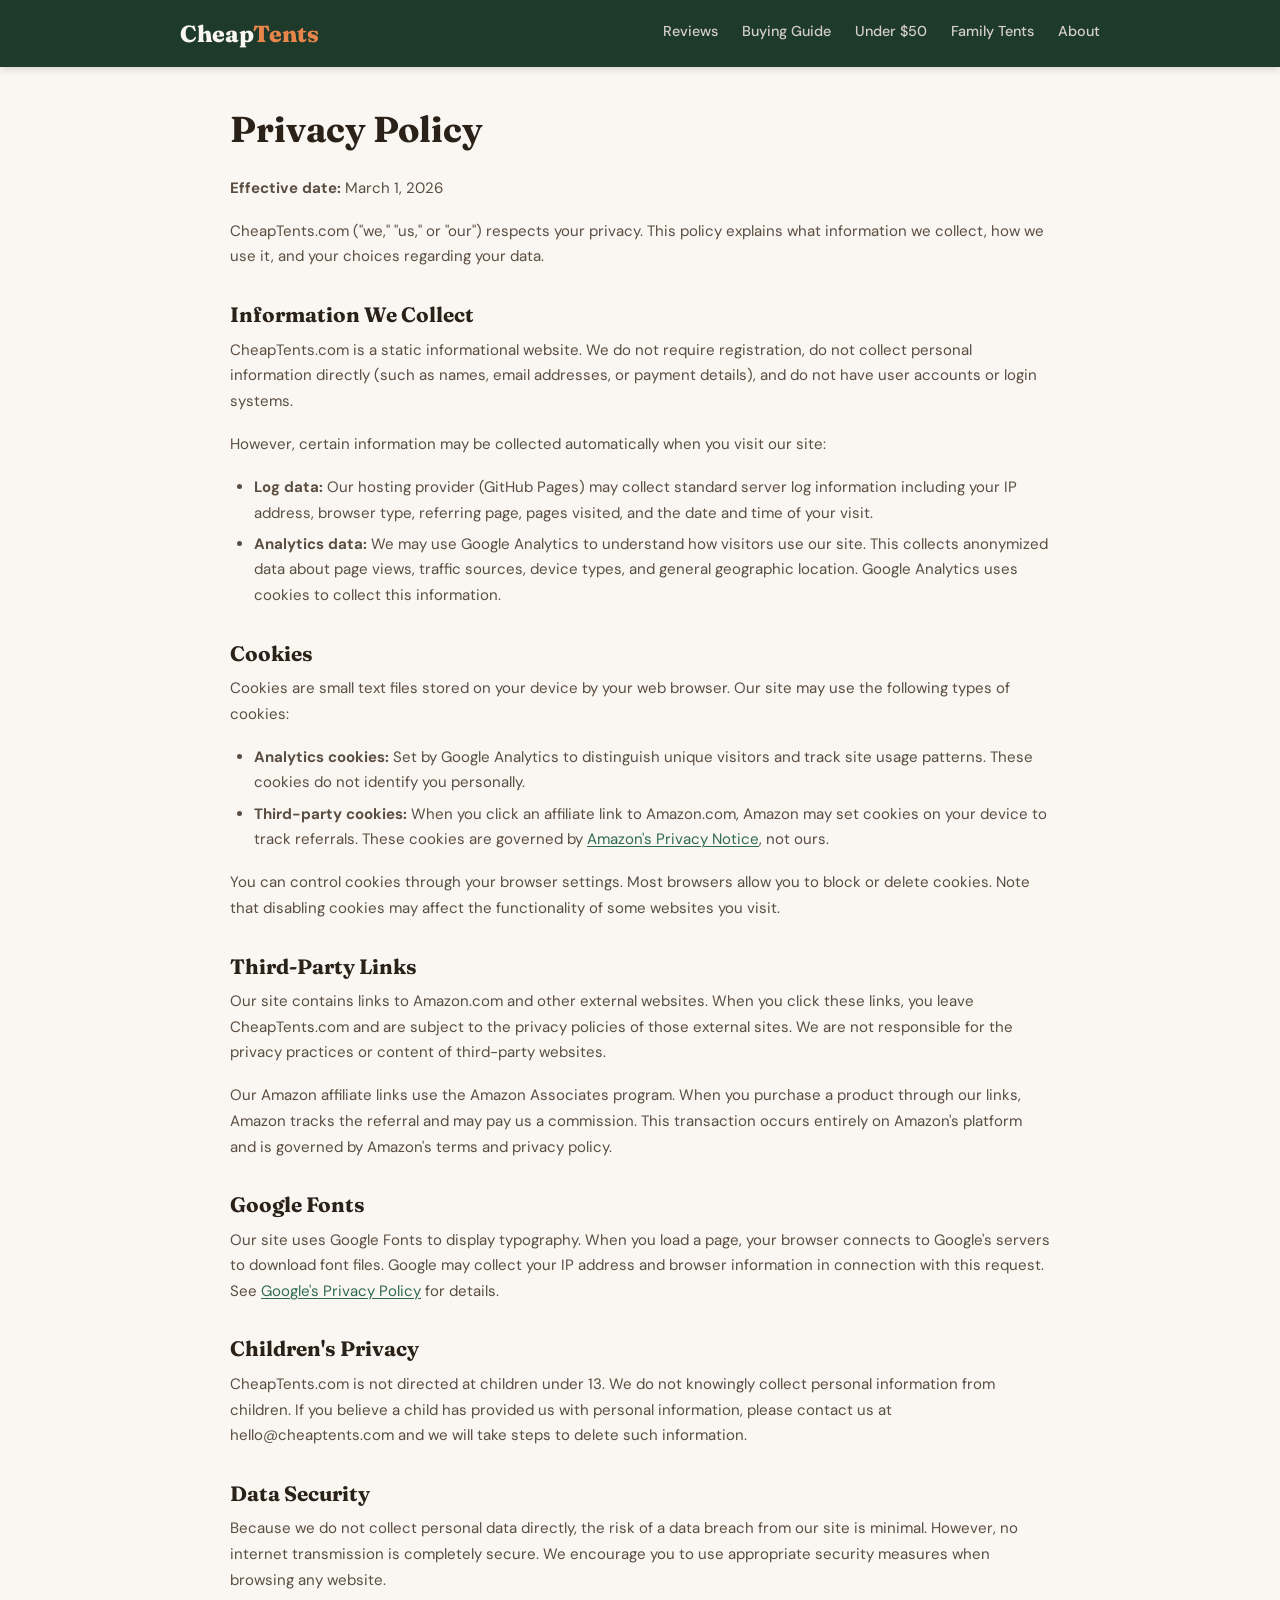
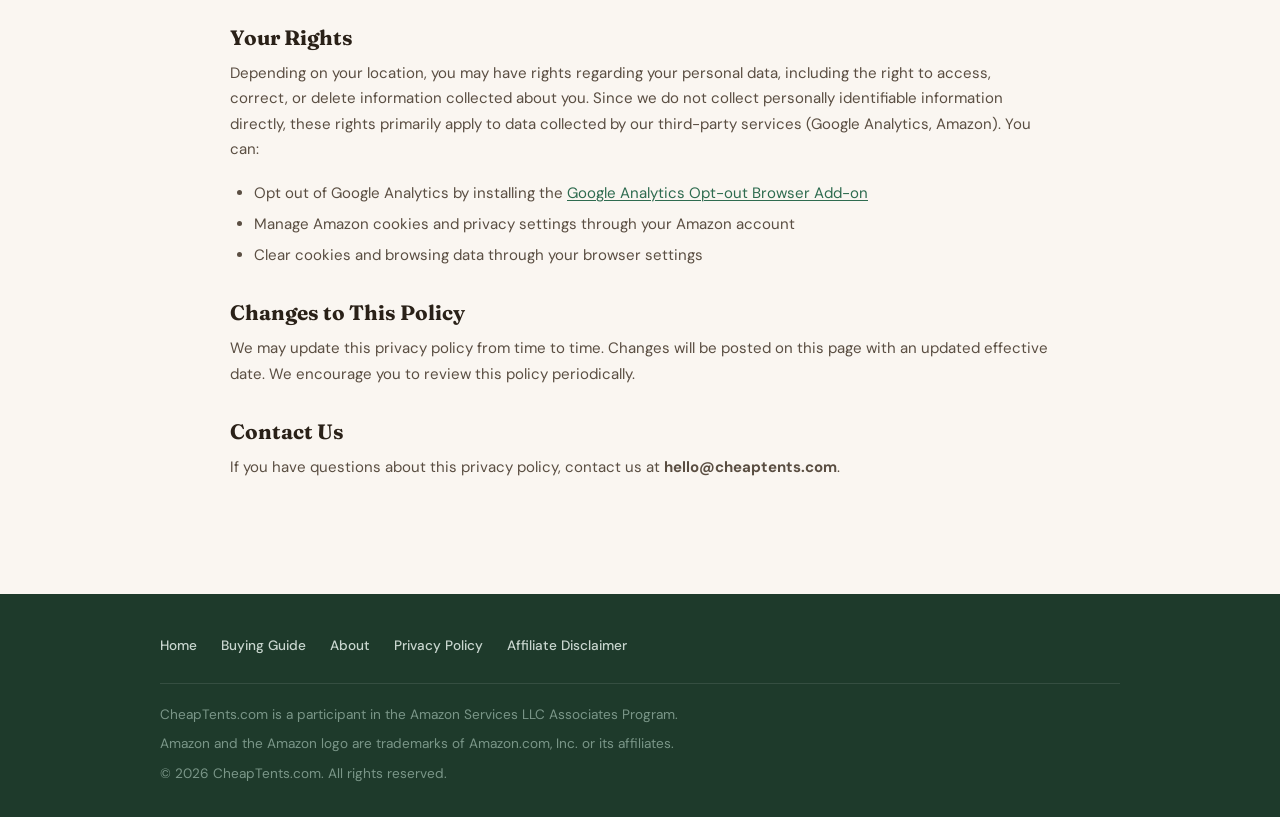
<file: privacy.html>
<!DOCTYPE html>
<html lang="en">
<head>
  <meta charset="UTF-8">
  <meta name="viewport" content="width=device-width, initial-scale=1.0">
  <title>Privacy Policy | CheapTents.com</title>
  <meta name="description" content="CheapTents.com privacy policy. How we handle your data, cookies, and third-party services.">
  <link rel="canonical" href="https://cheaptents.com/privacy.html">
  <meta property="og:title" content="Privacy Policy — CheapTents.com">
  <meta property="og:description" content="How we handle your data, cookies, and third-party services.">
  <meta property="og:url" content="https://cheaptents.com/privacy.html">
  <meta property="og:type" content="website">
  <meta property="og:site_name" content="CheapTents.com">
  <link rel="preconnect" href="https://fonts.googleapis.com">
  <link rel="preconnect" href="https://fonts.gstatic.com" crossorigin>
  <link href="https://fonts.googleapis.com/css2?family=DM+Sans:wght@400;500;700&family=Fraunces:wght@700;800&display=swap" rel="stylesheet">
  <link rel="stylesheet" href="style.css">
</head>
<body>

  <header class="site-header">
    <div class="header-inner">
      <a href="index.html" class="site-logo">Cheap<span>Tents</span></a>
      <button class="nav-toggle" aria-label="Toggle navigation" aria-expanded="false">&#9776;</button>
      <nav class="site-nav" aria-label="Main navigation">
        <ul>
          <li><a href="index.html">Reviews</a></li>
          <li><a href="buying-guide.html">Buying Guide</a></li>
          <li><a href="best-cheap-tents-under-50.html">Under $50</a></li>
          <li><a href="best-family-tent-under-150.html">Family Tents</a></li>
          <li><a href="about.html">About</a></li>
        </ul>
      </nav>
    </div>
  </header>

  <main class="container legal-content">
    <h1>Privacy Policy</h1>
    <p><strong>Effective date:</strong> March 1, 2026</p>

    <p>CheapTents.com ("we," "us," or "our") respects your privacy. This policy explains what information we collect, how we use it, and your choices regarding your data.</p>

    <h2>Information We Collect</h2>

    <p>CheapTents.com is a static informational website. We do not require registration, do not collect personal information directly (such as names, email addresses, or payment details), and do not have user accounts or login systems.</p>

    <p>However, certain information may be collected automatically when you visit our site:</p>

    <ul>
      <li><strong>Log data:</strong> Our hosting provider (GitHub Pages) may collect standard server log information including your IP address, browser type, referring page, pages visited, and the date and time of your visit.</li>
      <li><strong>Analytics data:</strong> We may use Google Analytics to understand how visitors use our site. This collects anonymized data about page views, traffic sources, device types, and general geographic location. Google Analytics uses cookies to collect this information.</li>
    </ul>

    <h2>Cookies</h2>

    <p>Cookies are small text files stored on your device by your web browser. Our site may use the following types of cookies:</p>

    <ul>
      <li><strong>Analytics cookies:</strong> Set by Google Analytics to distinguish unique visitors and track site usage patterns. These cookies do not identify you personally.</li>
      <li><strong>Third-party cookies:</strong> When you click an affiliate link to Amazon.com, Amazon may set cookies on your device to track referrals. These cookies are governed by <a href="https://www.amazon.com/gp/help/customer/display.html?nodeId=468496" target="_blank" rel="noopener">Amazon's Privacy Notice</a>, not ours.</li>
    </ul>

    <p>You can control cookies through your browser settings. Most browsers allow you to block or delete cookies. Note that disabling cookies may affect the functionality of some websites you visit.</p>

    <h2>Third-Party Links</h2>

    <p>Our site contains links to Amazon.com and other external websites. When you click these links, you leave CheapTents.com and are subject to the privacy policies of those external sites. We are not responsible for the privacy practices or content of third-party websites.</p>

    <p>Our Amazon affiliate links use the Amazon Associates program. When you purchase a product through our links, Amazon tracks the referral and may pay us a commission. This transaction occurs entirely on Amazon's platform and is governed by Amazon's terms and privacy policy.</p>

    <h2>Google Fonts</h2>

    <p>Our site uses Google Fonts to display typography. When you load a page, your browser connects to Google's servers to download font files. Google may collect your IP address and browser information in connection with this request. See <a href="https://policies.google.com/privacy" target="_blank" rel="noopener">Google's Privacy Policy</a> for details.</p>

    <h2>Children's Privacy</h2>

    <p>CheapTents.com is not directed at children under 13. We do not knowingly collect personal information from children. If you believe a child has provided us with personal information, please contact us at hello@cheaptents.com and we will take steps to delete such information.</p>

    <h2>Data Security</h2>

    <p>Because we do not collect personal data directly, the risk of a data breach from our site is minimal. However, no internet transmission is completely secure. We encourage you to use appropriate security measures when browsing any website.</p>

    <h2>Your Rights</h2>

    <p>Depending on your location, you may have rights regarding your personal data, including the right to access, correct, or delete information collected about you. Since we do not collect personally identifiable information directly, these rights primarily apply to data collected by our third-party services (Google Analytics, Amazon). You can:</p>

    <ul>
      <li>Opt out of Google Analytics by installing the <a href="https://tools.google.com/dlpage/gaoptout" target="_blank" rel="noopener">Google Analytics Opt-out Browser Add-on</a></li>
      <li>Manage Amazon cookies and privacy settings through your Amazon account</li>
      <li>Clear cookies and browsing data through your browser settings</li>
    </ul>

    <h2>Changes to This Policy</h2>

    <p>We may update this privacy policy from time to time. Changes will be posted on this page with an updated effective date. We encourage you to review this policy periodically.</p>

    <h2>Contact Us</h2>

    <p>If you have questions about this privacy policy, contact us at <strong>hello@cheaptents.com</strong>.</p>
  </main>

  <footer class="site-footer">
    <div class="footer-inner">
      <ul class="footer-links">
        <li><a href="index.html">Home</a></li>
        <li><a href="buying-guide.html">Buying Guide</a></li>
        <li><a href="about.html">About</a></li>
        <li><a href="privacy.html">Privacy Policy</a></li>
        <li><a href="disclaimer.html">Affiliate Disclaimer</a></li>
      </ul>
      <div class="footer-disclosure">
        <p>CheapTents.com is a participant in the Amazon Services LLC Associates Program.</p>
        <p>Amazon and the Amazon logo are trademarks of Amazon.com, Inc. or its affiliates.</p>
        <p>&copy; 2026 CheapTents.com. All rights reserved.</p>
      </div>
    </div>
  </footer>

  <script>
    document.querySelector('.nav-toggle').addEventListener('click', function() {
      var nav = document.querySelector('.site-nav');
      var expanded = this.getAttribute('aria-expanded') === 'true';
      nav.classList.toggle('open');
      this.setAttribute('aria-expanded', !expanded);
    });
  </script>
  <script async defer src="https://app.visitortracking.com/assets/js/tracer.js"></script>
  <script>
  function init_tracer() {
    var tracer = new Tracer({
      websiteId: "998f2079-e1b9-4b2d-9f0e-eeeb6ec03f0e",
      async: true,
      debug: false
    });
  }
  </script>
</body>
</html>
</file>
<file: style.css>
/* ========================================
   CheapTents.com — Shared Stylesheet
   ======================================== */

/* --- Google Fonts loaded in HTML <head> --- */
/* Fraunces (serif headlines) + DM Sans (sans body) */

/* --- Reset & Base --- */
*, *::before, *::after {
  box-sizing: border-box;
  margin: 0;
  padding: 0;
}

html {
  font-size: 16px;
  scroll-behavior: smooth;
  -webkit-text-size-adjust: 100%;
}

body {
  font-family: 'DM Sans', sans-serif;
  color: #3b2f2f;
  background-color: #faf6f1;
  line-height: 1.7;
  -webkit-font-smoothing: antialiased;
}

img {
  max-width: 100%;
  height: auto;
  display: block;
}

a {
  color: #2e6b4f;
  text-decoration: underline;
  text-decoration-thickness: 1px;
  text-underline-offset: 2px;
  transition: color 0.2s;
}

a:hover {
  color: #c95d2e;
}

/* --- Typography --- */
h1, h2, h3, h4 {
  font-family: 'Fraunces', serif;
  color: #2a2118;
  line-height: 1.25;
  font-weight: 700;
}

h1 {
  font-size: 2.25rem;
  margin-bottom: 0.75rem;
}

h2 {
  font-size: 1.65rem;
  margin-top: 2.5rem;
  margin-bottom: 0.6rem;
}

h3 {
  font-size: 1.3rem;
  margin-top: 1.8rem;
  margin-bottom: 0.5rem;
}

p {
  margin-bottom: 1.1rem;
}

ul, ol {
  margin-bottom: 1.1rem;
  padding-left: 1.5rem;
}

li {
  margin-bottom: 0.35rem;
}

/* --- Layout --- */
.container {
  max-width: 820px;
  margin: 0 auto;
  padding: 0 1.25rem;
}

.container--wide {
  max-width: 960px;
  margin: 0 auto;
  padding: 0 1.25rem;
}

/* --- Header --- */
.site-header {
  background: #1e3a2b;
  color: #faf6f1;
  padding: 0;
  position: sticky;
  top: 0;
  z-index: 100;
  box-shadow: 0 2px 8px rgba(0,0,0,0.15);
}

.header-inner {
  max-width: 960px;
  margin: 0 auto;
  padding: 0.85rem 1.25rem;
  display: flex;
  align-items: center;
  justify-content: space-between;
}

.site-logo {
  font-family: 'Fraunces', serif;
  font-size: 1.45rem;
  font-weight: 800;
  color: #faf6f1;
  text-decoration: none;
}

.site-logo span {
  color: #e8854a;
}

.nav-toggle {
  display: none;
  background: none;
  border: none;
  color: #faf6f1;
  font-size: 1.5rem;
  cursor: pointer;
  padding: 0.25rem;
  line-height: 1;
}

.site-nav ul {
  list-style: none;
  display: flex;
  gap: 1.5rem;
  padding: 0;
  margin: 0;
}

.site-nav a {
  color: #d4cfc8;
  text-decoration: none;
  font-size: 0.9rem;
  font-weight: 500;
  transition: color 0.2s;
}

.site-nav a:hover,
.site-nav a.active {
  color: #e8854a;
}

/* Mobile nav */
@media (max-width: 768px) {
  .nav-toggle {
    display: block;
  }

  .site-nav {
    display: none;
    position: absolute;
    top: 100%;
    left: 0;
    right: 0;
    background: #1e3a2b;
    border-top: 1px solid rgba(255,255,255,0.1);
    padding: 1rem 1.25rem;
  }

  .site-nav.open {
    display: block;
  }

  .site-nav ul {
    flex-direction: column;
    gap: 0.75rem;
  }

  .site-nav a {
    font-size: 1rem;
    display: block;
    padding: 0.35rem 0;
  }
}

/* --- Hero --- */
.hero {
  background: linear-gradient(135deg, #1e3a2b 0%, #2e6b4f 100%);
  color: #faf6f1;
  padding: 3.5rem 1.25rem 3rem;
  text-align: center;
}

.hero h1 {
  color: #faf6f1;
  font-size: 2.5rem;
  margin-bottom: 0.6rem;
}

.hero .subtitle {
  font-size: 1.15rem;
  color: #c9d6cf;
  max-width: 600px;
  margin: 0 auto 1.5rem;
  line-height: 1.5;
}

.hero .updated {
  font-size: 0.82rem;
  color: #9bb3a7;
}

@media (max-width: 600px) {
  .hero h1 {
    font-size: 1.85rem;
  }
  .hero .subtitle {
    font-size: 1rem;
  }
}

/* --- Affiliate Disclosure Banner --- */
.disclosure-banner {
  background: #eee8de;
  border-left: 4px solid #d4a45a;
  padding: 0.75rem 1rem;
  font-size: 0.82rem;
  color: #6b5c4a;
  margin: 1.5rem 0;
  border-radius: 0 6px 6px 0;
  line-height: 1.5;
}

.disclosure-banner a {
  color: #6b5c4a;
  font-weight: 600;
}

/* --- Quick Picks Section --- */
.quick-picks {
  margin: 2rem 0;
}

.quick-pick-card {
  background: #fff;
  border: 1px solid #e4ddd3;
  border-radius: 10px;
  padding: 1.25rem 1.35rem;
  margin-bottom: 1rem;
  display: flex;
  flex-wrap: wrap;
  align-items: center;
  gap: 1rem;
  transition: box-shadow 0.2s;
}

.quick-pick-card:hover {
  box-shadow: 0 4px 16px rgba(0,0,0,0.07);
}

.quick-pick-badge {
  background: #2e6b4f;
  color: #fff;
  font-size: 0.72rem;
  font-weight: 700;
  text-transform: uppercase;
  letter-spacing: 0.06em;
  padding: 0.25rem 0.65rem;
  border-radius: 4px;
  white-space: nowrap;
}

.quick-pick-badge--orange {
  background: #c95d2e;
}

.quick-pick-info {
  flex: 1;
  min-width: 200px;
}

.quick-pick-info h3 {
  font-size: 1.1rem;
  margin: 0 0 0.2rem;
}

.quick-pick-info .verdict {
  font-size: 0.9rem;
  color: #6b5c4a;
  margin: 0;
}

.quick-pick-price {
  font-family: 'Fraunces', serif;
  font-size: 1.2rem;
  font-weight: 700;
  color: #2e6b4f;
  white-space: nowrap;
}

.quick-pick-cta {
  flex-shrink: 0;
}

/* --- CTA Button --- */
.btn-cta {
  display: inline-block;
  background: #c95d2e;
  color: #fff;
  font-family: 'DM Sans', sans-serif;
  font-weight: 700;
  font-size: 0.95rem;
  padding: 0.7rem 1.5rem;
  border-radius: 8px;
  text-decoration: none;
  text-align: center;
  transition: all 0.2s;
  box-shadow: 0 2px 6px rgba(201,93,46,0.25);
  border: none;
  cursor: pointer;
}

.btn-cta:hover {
  background: #b44e23;
  color: #fff;
  transform: translateY(-1px);
  box-shadow: 0 4px 12px rgba(201,93,46,0.35);
}

.btn-cta .prime-note {
  display: block;
  font-size: 0.72rem;
  font-weight: 400;
  opacity: 0.9;
  margin-top: 0.15rem;
}

.btn-cta--small {
  font-size: 0.85rem;
  padding: 0.5rem 1.1rem;
}

/* --- Comparison Table --- */
.comparison-wrapper {
  overflow-x: auto;
  margin: 2rem 0;
  -webkit-overflow-scrolling: touch;
}

.comparison-table {
  width: 100%;
  min-width: 640px;
  border-collapse: collapse;
  font-size: 0.88rem;
  background: #fff;
  border-radius: 10px;
  overflow: hidden;
  box-shadow: 0 1px 6px rgba(0,0,0,0.06);
}

.comparison-table thead {
  background: #1e3a2b;
  color: #faf6f1;
}

.comparison-table th {
  padding: 0.75rem 0.85rem;
  text-align: left;
  font-weight: 600;
  font-size: 0.82rem;
  text-transform: uppercase;
  letter-spacing: 0.04em;
}

.comparison-table td {
  padding: 0.7rem 0.85rem;
  border-bottom: 1px solid #ede8e0;
  vertical-align: middle;
}

.comparison-table tbody tr:last-child td {
  border-bottom: none;
}

.comparison-table tbody tr:hover {
  background: #fdf9f4;
}

.comparison-table .tent-name {
  font-weight: 700;
  color: #2a2118;
  white-space: nowrap;
}

.comparison-table .best-for {
  font-size: 0.78rem;
  color: #6b5c4a;
  font-style: italic;
}

/* --- Product Review Card --- */
.product-review {
  background: #fff;
  border: 1px solid #e4ddd3;
  border-radius: 12px;
  padding: 2rem 1.75rem;
  margin: 2.5rem 0;
  box-shadow: 0 2px 10px rgba(0,0,0,0.04);
}

.product-review-header {
  display: flex;
  flex-wrap: wrap;
  align-items: flex-start;
  gap: 1rem;
  margin-bottom: 1.25rem;
}

.product-review-header .badge {
  background: #2e6b4f;
  color: #fff;
  font-size: 0.72rem;
  font-weight: 700;
  text-transform: uppercase;
  letter-spacing: 0.06em;
  padding: 0.3rem 0.75rem;
  border-radius: 5px;
}

.product-review-header .badge--orange {
  background: #c95d2e;
}

.product-review h2 {
  margin-top: 0;
  font-size: 1.55rem;
}

.product-meta {
  display: flex;
  flex-wrap: wrap;
  gap: 1.5rem;
  margin: 1rem 0;
  font-size: 0.88rem;
  color: #6b5c4a;
}

.product-meta dt {
  font-weight: 700;
  color: #3b2f2f;
  display: inline;
}

.product-meta dd {
  display: inline;
  margin: 0;
}

.product-meta .meta-item {
  display: flex;
  gap: 0.3rem;
}

/* Specs Grid */
.specs-grid {
  display: grid;
  grid-template-columns: repeat(auto-fit, minmax(180px, 1fr));
  gap: 0.65rem;
  margin: 1.25rem 0;
  padding: 1rem;
  background: #f7f3ed;
  border-radius: 8px;
}

.spec-item {
  font-size: 0.88rem;
}

.spec-item .spec-label {
  font-weight: 700;
  color: #6b5c4a;
  font-size: 0.78rem;
  text-transform: uppercase;
  letter-spacing: 0.04em;
}

.spec-item .spec-value {
  color: #2a2118;
}

/* Pros/Cons */
.pros-cons {
  display: grid;
  grid-template-columns: 1fr 1fr;
  gap: 1.25rem;
  margin: 1.25rem 0;
}

@media (max-width: 550px) {
  .pros-cons {
    grid-template-columns: 1fr;
  }
}

.pros h4,
.cons h4 {
  font-family: 'DM Sans', sans-serif;
  font-size: 0.88rem;
  font-weight: 700;
  text-transform: uppercase;
  letter-spacing: 0.04em;
  margin-bottom: 0.5rem;
}

.pros h4 {
  color: #2e6b4f;
}

.cons h4 {
  color: #b44e23;
}

.pros ul,
.cons ul {
  list-style: none;
  padding: 0;
  margin: 0;
}

.pros li,
.cons li {
  padding: 0.3rem 0 0.3rem 1.3rem;
  position: relative;
  font-size: 0.92rem;
}

.pros li::before {
  content: "\2713";
  position: absolute;
  left: 0;
  color: #2e6b4f;
  font-weight: 700;
}

.cons li::before {
  content: "\2717";
  position: absolute;
  left: 0;
  color: #b44e23;
  font-weight: 700;
}

.product-review .cta-block {
  text-align: center;
  margin-top: 1.5rem;
  padding-top: 1.25rem;
  border-top: 1px solid #ede8e0;
}

.cta-block .price-note {
  font-size: 0.8rem;
  color: #9b8e7e;
  margin-top: 0.4rem;
}

/* --- Section Divider --- */
.section-divider {
  border: none;
  border-top: 2px solid #e4ddd3;
  margin: 3rem 0;
}

/* --- FAQ Accordion --- */
.faq-section {
  margin: 2.5rem 0;
}

.faq-section details {
  border: 1px solid #e4ddd3;
  border-radius: 8px;
  margin-bottom: 0.6rem;
  background: #fff;
  overflow: hidden;
}

.faq-section summary {
  padding: 1rem 1.25rem;
  font-weight: 700;
  font-size: 1rem;
  cursor: pointer;
  color: #2a2118;
  list-style: none;
  display: flex;
  justify-content: space-between;
  align-items: center;
}

.faq-section summary::-webkit-details-marker {
  display: none;
}

.faq-section summary::after {
  content: "+";
  font-size: 1.3rem;
  color: #9b8e7e;
  font-weight: 400;
  transition: transform 0.2s;
  flex-shrink: 0;
  margin-left: 1rem;
}

.faq-section details[open] summary::after {
  content: "\2212";
}

.faq-section .faq-answer {
  padding: 0 1.25rem 1rem;
  font-size: 0.94rem;
  color: #5a4e42;
}

/* --- Subpage Content --- */
.page-content {
  padding: 2.5rem 0 3rem;
}

.page-content h1 {
  margin-bottom: 0.5rem;
}

.page-content .page-meta {
  font-size: 0.85rem;
  color: #9b8e7e;
  margin-bottom: 2rem;
}

/* --- Internal Link Cards --- */
.related-links {
  margin: 2.5rem 0;
  padding: 1.5rem;
  background: #f0ebe3;
  border-radius: 10px;
}

.related-links h3 {
  margin-top: 0;
  font-size: 1.1rem;
  margin-bottom: 0.75rem;
}

.related-links ul {
  list-style: none;
  padding: 0;
  margin: 0;
}

.related-links li {
  margin-bottom: 0.4rem;
}

.related-links a {
  font-weight: 600;
  font-size: 0.95rem;
}

/* --- Footer --- */
.site-footer {
  background: #1e3a2b;
  color: #9bb3a7;
  padding: 2.5rem 1.25rem 1.5rem;
  margin-top: 3rem;
  font-size: 0.85rem;
}

.footer-inner {
  max-width: 960px;
  margin: 0 auto;
}

.footer-links {
  display: flex;
  flex-wrap: wrap;
  gap: 1.5rem;
  margin-bottom: 1.25rem;
  list-style: none;
  padding: 0;
}

.footer-links a {
  color: #c9d6cf;
  text-decoration: none;
  font-weight: 500;
}

.footer-links a:hover {
  color: #e8854a;
}

.footer-disclosure {
  border-top: 1px solid rgba(255,255,255,0.1);
  padding-top: 1.25rem;
  line-height: 1.6;
  color: #7a9688;
}

.footer-disclosure p {
  margin-bottom: 0.5rem;
}

/* --- Utility --- */
.sr-only {
  position: absolute;
  width: 1px;
  height: 1px;
  padding: 0;
  margin: -1px;
  overflow: hidden;
  clip: rect(0,0,0,0);
  border: 0;
}

.text-center {
  text-align: center;
}

/* --- Subpage Product Card (lighter version) --- */
.product-card-mini {
  background: #fff;
  border: 1px solid #e4ddd3;
  border-radius: 10px;
  padding: 1.5rem;
  margin: 1.5rem 0;
}

.product-card-mini h3 {
  margin-top: 0;
}

.product-card-mini .pros-cons {
  margin: 0.75rem 0;
}

/* --- Buying Guide specific --- */
.tip-box {
  background: #e8f4ed;
  border-left: 4px solid #2e6b4f;
  padding: 1rem 1.25rem;
  border-radius: 0 8px 8px 0;
  margin: 1.5rem 0;
  font-size: 0.92rem;
}

.tip-box strong {
  color: #2e6b4f;
}

/* --- About page --- */
.value-list {
  list-style: none;
  padding: 0;
}

.value-list li {
  padding: 0.5rem 0 0.5rem 1.5rem;
  position: relative;
}

.value-list li::before {
  content: "\25B6";
  position: absolute;
  left: 0;
  color: #2e6b4f;
  font-size: 0.75rem;
  top: 0.65rem;
}

/* --- Legal Pages --- */
.legal-content {
  padding: 2.5rem 0 3rem;
}

.legal-content h1 {
  margin-bottom: 1.5rem;
}

.legal-content h2 {
  font-size: 1.3rem;
  margin-top: 2rem;
}

.legal-content p,
.legal-content ul {
  font-size: 0.94rem;
  color: #5a4e42;
}

/* --- Print --- */
@media print {
  .site-header, .site-footer, .btn-cta, .nav-toggle {
    display: none;
  }
  body {
    background: #fff;
    color: #000;
  }
}
</file>
